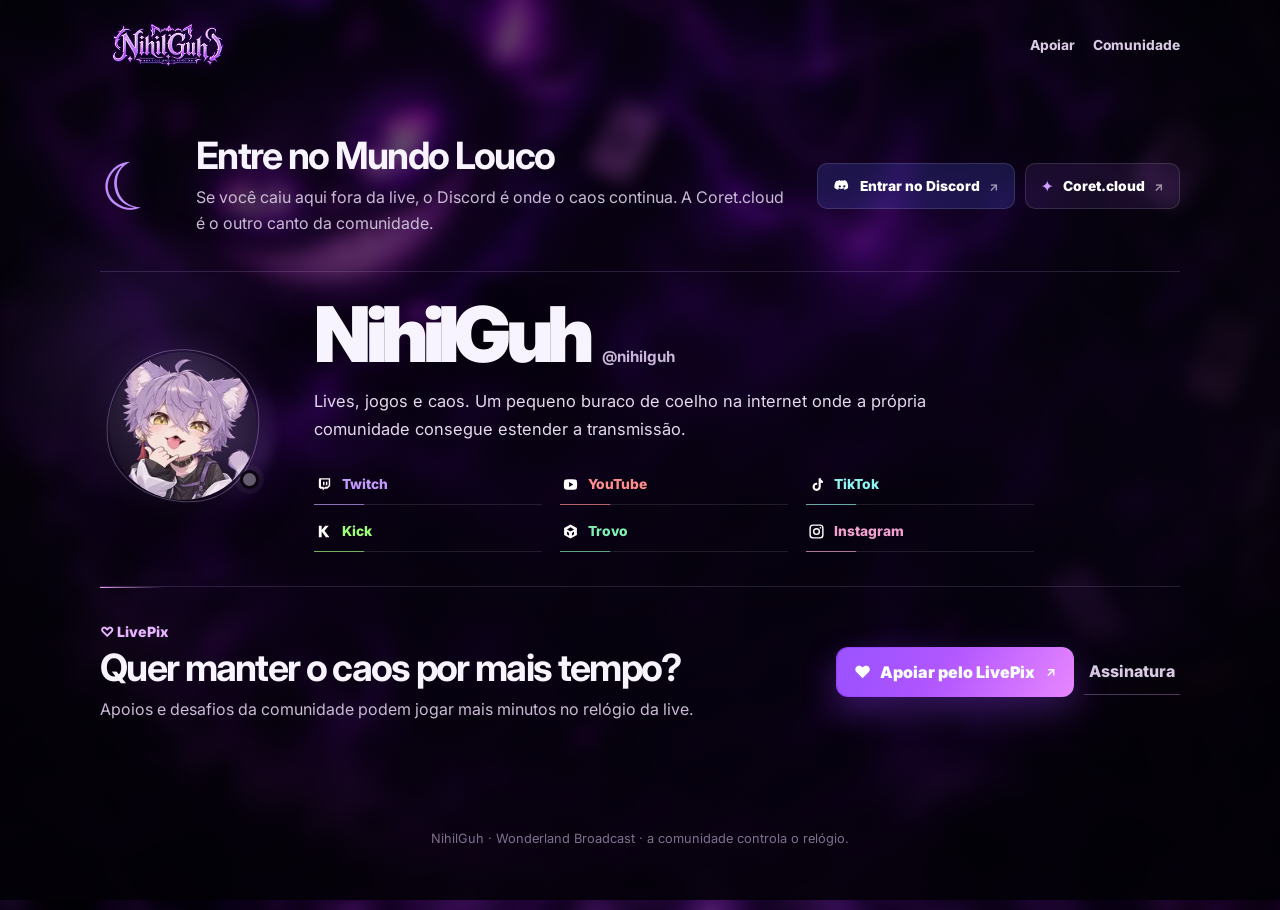
<file: index.html>
<!doctype html>
<html lang="pt-BR">
<head>
  <meta charset="utf-8">
  <meta name="viewport" content="width=device-width,initial-scale=1">
  <meta name="theme-color" content="#09050f">
  <meta name="description" content="NihilGuh — live, minigames, comunidade e caos no Mundo Louco.">
  <title>NihilGuh — Mundo Louco</title>
  <link rel="icon" type="image/webp" href="assets/ramen.webp">
  <link rel="preconnect" href="https://fonts.googleapis.com">
  <link rel="preconnect" href="https://fonts.gstatic.com" crossorigin>
  <link href="https://fonts.googleapis.com/css2?family=Inter:wght@400;500;600;700;800;900&display=swap" rel="stylesheet">
  <link rel="stylesheet" href="app.css?v=18">
</head>
<body data-page="home">
  <main class="shell">
    <header class="topbar">
      <a class="brand" href="./"><img src="assets/logo.webp" alt="NihilGuh"></a>
      <nav class="nav" aria-label="Navegação">
        <a href="live/" class="keep-mobile" data-live-only hidden>Live</a>
        <a href="play/" class="keep-mobile" data-live-only hidden>Jogar</a>
        <a href="#apoio">Apoiar</a>
        <a href="#comunidade">Comunidade</a>
      </nav>
    </header>

    <div class="home-flow">
      <section class="creator-editorial" id="perfil">
        <div class="creator-avatar-wrap">
          <img class="avatar" src="assets/avatar-nihilguh.webp" alt="Avatar NihilGuh">
          <span class="live-dot" data-live-dot aria-label="Status da live"></span>
        </div>
        <div class="creator-copy">
          <div class="creator-heading">
            <h1>NihilGuh</h1>
            <span class="handle">@nihilguh</span>
          </div>
          <p class="bio">Lives, jogos e caos. Um pequeno buraco de coelho na internet onde a própria comunidade consegue estender a transmissão.</p>
          <div class="socials" aria-label="Redes sociais">
            <a class="social-btn twitch" href="https://www.twitch.tv/nihilguh" target="_blank" rel="noreferrer"><img src="assets/icons/twitch.svg" alt=""><span>Twitch</span></a>
            <a class="social-btn youtube" href="https://www.youtube.com/@nihilguh" target="_blank" rel="noreferrer"><img src="assets/icons/youtube.svg" alt=""><span>YouTube</span></a>
            <a class="social-btn tiktok" href="https://www.tiktok.com/@nihilguh" target="_blank" rel="noreferrer"><img src="assets/icons/tiktok.svg" alt=""><span>TikTok</span></a>
            <a class="social-btn kick" href="https://kick.com/nihilguh" target="_blank" rel="noreferrer"><img src="assets/icons/kick.svg" alt=""><span>Kick</span></a>
            <a class="social-btn trovo" href="https://trovo.live/s/nihilguh" target="_blank" rel="noreferrer"><img src="assets/icons/trovo.svg" alt=""><span>Trovo</span></a>
            <a class="social-btn instagram" href="https://instagram.com/NihilGuh" target="_blank" rel="noreferrer"><img src="assets/icons/instagram.svg" alt=""><span>Instagram</span></a>
          </div>
        </div>
      </section>

      <section class="community-feature" id="comunidade">
        <div class="feature-mark">☾</div>
        <div class="feature-copy">
          <h2>Entre no Mundo Louco</h2>
          <p>Se você caiu aqui fora da live, o Discord é onde o caos continua. A Coret.cloud é o outro canto da comunidade.</p>
        </div>
        <div class="feature-actions">
          <a class="community-link discord-link" href="https://discord.gg/7F9YbfvUXD" target="_blank" rel="noreferrer"><img src="assets/icons/discord.svg" alt=""><span>Entrar no Discord</span><b>↗</b></a>
          <a class="community-link coret-link" href="https://coret.cloud" target="_blank" rel="noreferrer"><span class="coret-glyph">✦</span><span>Coret.cloud</span><b>↗</b></a>
        </div>
      </section>

      <section class="support-feature" id="apoio">
        <div>
          <span class="support-kicker">♡ LivePix</span>
          <h2>Quer manter o caos por mais tempo?</h2>
          <p>Apoios e desafios da comunidade podem jogar mais minutos no relógio da live.</p>
        </div>
        <div class="support-actions">
          <a class="livepix-btn" href="https://livepix.gg/justguh" target="_blank" rel="noreferrer"><span class="livepix-heart">♥</span><span>Apoiar pelo LivePix</span><b>↗</b></a>
          <a class="support-subscribe" href="https://livepix.gg/justguh/assinatura" target="_blank" rel="noreferrer">Assinatura</a>
        </div>
      </section>

      <section class="stack live-home-content">
        <article class="card hero-card" id="home-transmission" data-live-only hidden>
          <div class="hero-head">
            <div><span class="eyebrow">TRANSMISSÃO</span></div>
            <span class="status-badge" data-live-badge>● AO VIVO</span>
          </div>
          <div class="player-wrap" id="home-player"></div>

          <section class="home-game-stage" aria-live="polite">
            <div class="home-game-bar">
              <div>
                <span class="eyebrow">JOGO ATIVO</span>
                <strong>Continue assistindo e jogue aqui mesmo.</strong>
              </div>
              <label class="home-player-name">
                <span>Seu nome</span>
                <input id="home-player-name-input" maxlength="24" autocomplete="nickname" placeholder="Visitante">
              </label>
            </div>
            <div id="home-game-root" class="home-game-root"></div>
          </section>

          <div class="live-summary">
            <div class="metric"><span>Tempo restante</span><strong class="timer" id="home-timer">04:00:00</strong></div>
            <div class="metric"><span>Comunidade</span><strong id="home-earned">+0 min</strong></div>
            <div class="metric"><span>Tempo total</span><strong id="home-total">4h</strong></div>
          </div>
        </article>
      </section>
    </div>
    <footer class="footer">NihilGuh · Wonderland Broadcast · a comunidade controla o relógio.</footer>
  </main>
  <script src="site.config.js?v=20"></script>
  <script src="goals-api.js?v=22"></script>
  <script src="games.js?v=17"></script>
  <script src="app.js?v=20"></script>
</body>
</html>
</file>
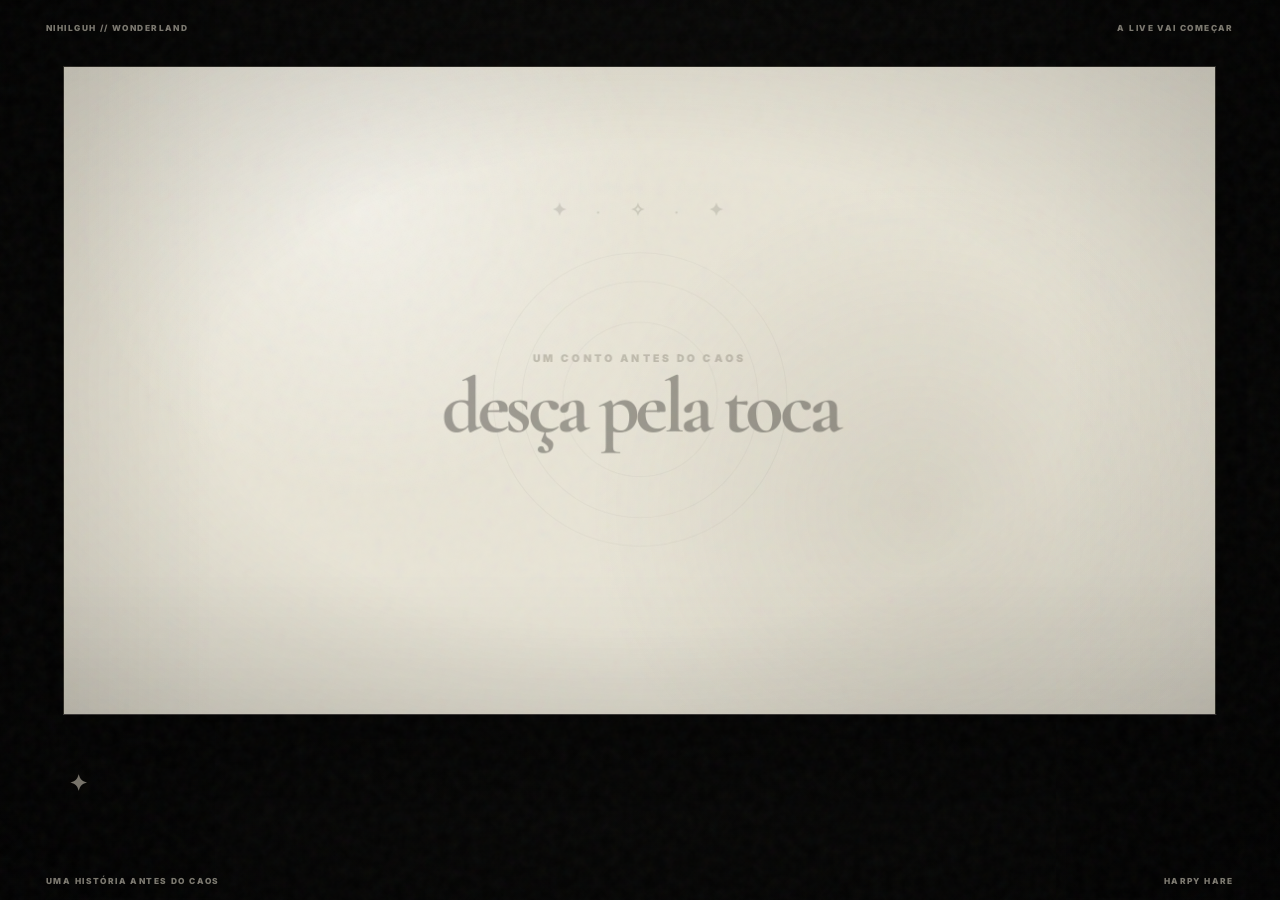
<file: intro/index.html>
<!doctype html><html lang="pt-BR"><head><meta charset="utf-8"><meta http-equiv="refresh" content="0;url=../starting/"><title>NihilGuh — Iniciando</title></head><body style="background:#000"></body></html>
</file>
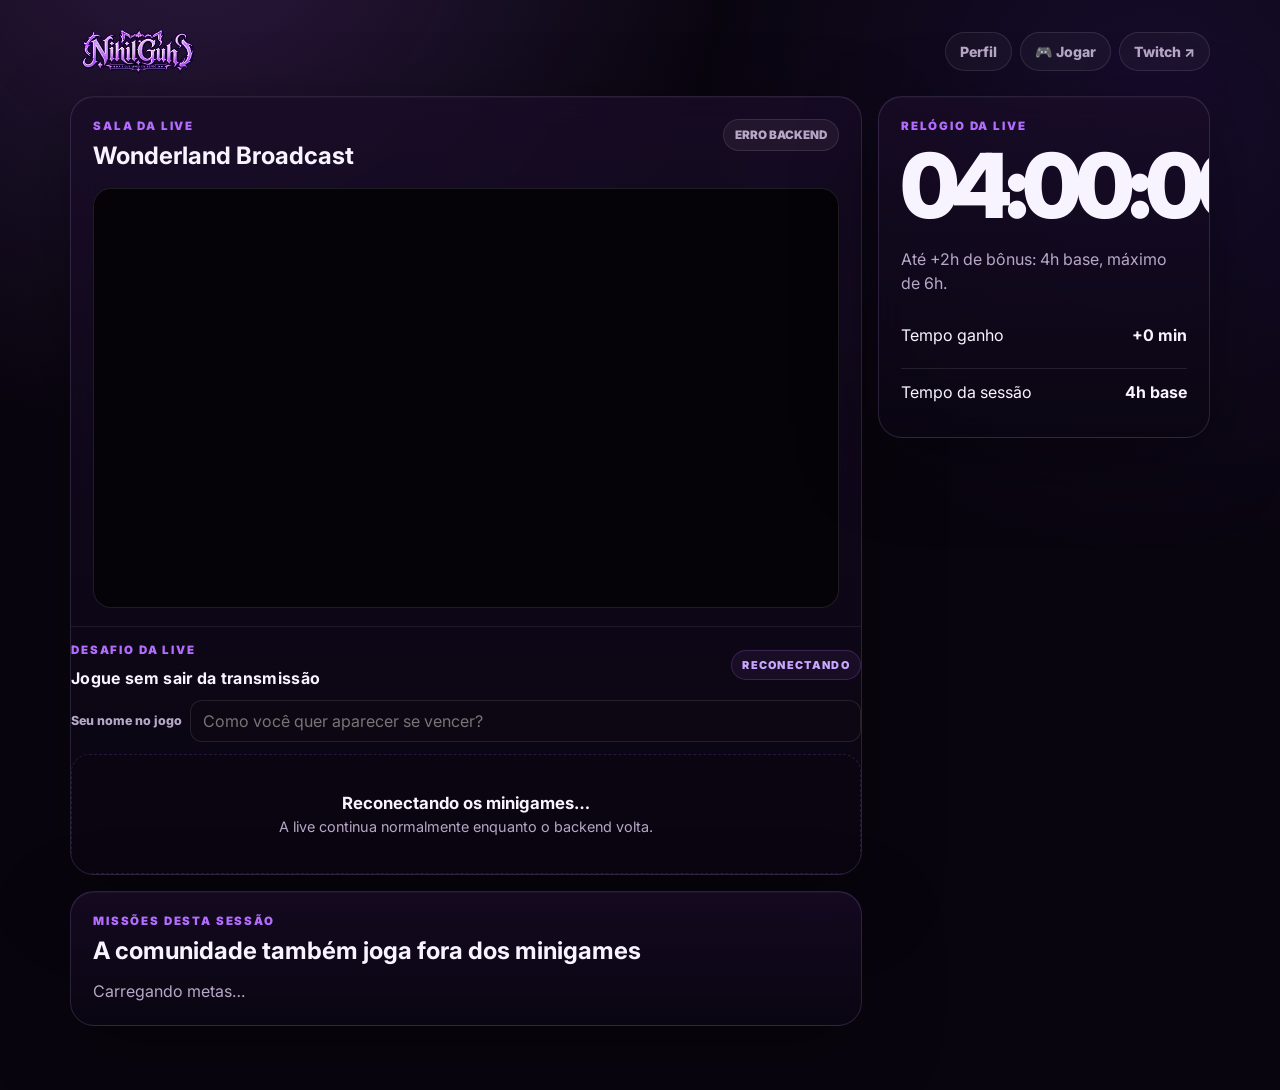
<file: live/index.html>
<!doctype html>
<html lang="pt-BR">
<head>
  <meta charset="utf-8"><meta name="viewport" content="width=device-width,initial-scale=1">
  <meta name="theme-color" content="#09050f"><title>NihilGuh — Sala da Live</title>
  <link rel="preconnect" href="https://fonts.googleapis.com"><link rel="preconnect" href="https://fonts.gstatic.com" crossorigin>
  <link href="https://fonts.googleapis.com/css2?family=Inter:wght@400;500;600;700;800;900&display=swap" rel="stylesheet">
  <link rel="stylesheet" href="../app.css?v=19">
  <link rel="stylesheet" href="live-game.css?v=1">
</head>
<body data-page="live">
  <main class="shell">
    <header class="topbar">
      <a class="brand" href="../"><img src="../assets/logo.webp" alt="NihilGuh"></a>
      <nav class="nav"><a href="../">Perfil</a><a href="../play/" class="keep-mobile">🎮 Jogar</a><a href="https://www.twitch.tv/nihilguh" target="_blank" rel="noreferrer">Twitch ↗</a></nav>
    </header>

    <div class="live-layout">
      <section class="stack">
        <article class="card hero-card">
          <div class="hero-head">
            <div><span class="eyebrow">SALA DA LIVE</span><h2>Wonderland Broadcast</h2></div>
            <span class="status-badge" data-live-badge>OFFLINE</span>
          </div>

          <div class="player-wrap" id="live-player"></div>

          <section class="live-game-panel" aria-labelledby="live-game-heading">
            <div class="live-game-panel-head">
              <div class="live-game-panel-title">
                <span class="eyebrow">DESAFIO DA LIVE</span>
                <strong id="live-game-heading">Jogue sem sair da transmissão</strong>
              </div>
              <span class="live-game-status" id="live-game-status">SINCRONIZANDO</span>
            </div>

            <div class="live-game-name">
              <label for="live-player-name-input">Seu nome no jogo</label>
              <input id="live-player-name-input" maxlength="24" placeholder="Como você quer aparecer se vencer?" autocomplete="nickname">
            </div>

            <div id="live-game-root">
              <div class="live-game-empty"><strong>Carregando desafio…</strong><span>Sincronizando a rodada com todos os jogadores.</span></div>
            </div>
          </section>
        </article>

        <article class="card">
          <span class="eyebrow">MISSÕES DESTA SESSÃO</span>
          <h2>A comunidade também joga fora dos minigames</h2>
          <div class="list" id="live-goals-list"><div class="subtle">Carregando metas…</div></div>
        </article>
      </section>

      <aside class="live-side">
        <article class="card">
          <span class="eyebrow">RELÓGIO DA LIVE</span>
          <div class="big-clock" id="live-clock">04:00:00</div>
          <p class="subtle" id="live-state-copy">Até +2h de bônus: 4h base, máximo de 6h.</p>
          <div class="list">
            <div class="list-row"><span>Tempo ganho</span><strong id="live-bonus">+0 min</strong></div>
            <div class="list-row"><span>Tempo da sessão</span><strong id="live-total">4h base</strong></div>
          </div>
        </article>
      </aside>
    </div>
  </main>
  <script src="../site.config.js?v=20"></script>
  <script src="../goals-api.js?v=22"></script>
  <script src="../games.js?v=18"></script>
  <script src="../app.js?v=20"></script>
  <script src="live-game.js?v=1"></script>
</body>
</html>
</file>
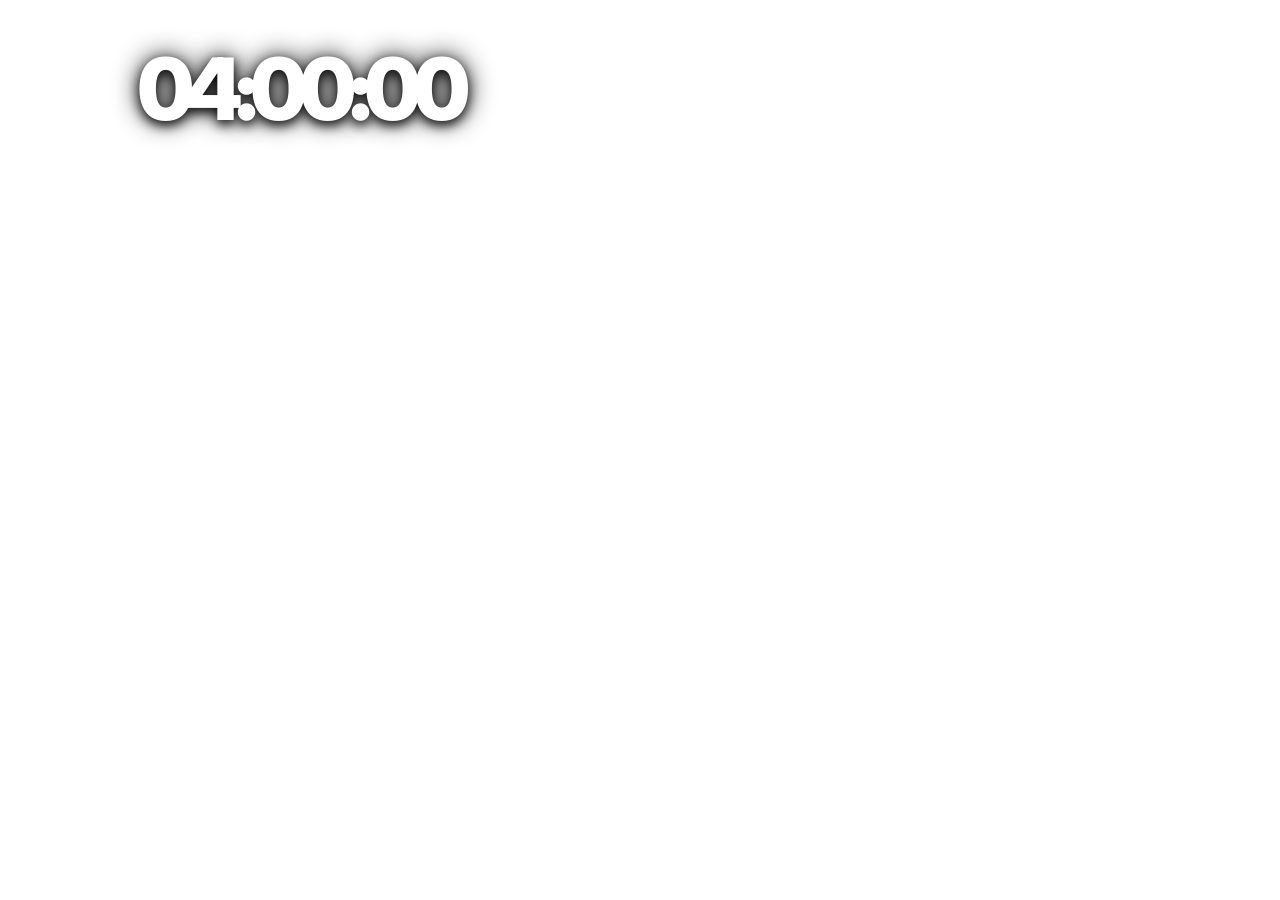
<file: overlay/index.html>
<!doctype html>
<html lang="pt-BR" class="overlay-page">
<head>
  <meta charset="utf-8">
  <meta name="viewport" content="width=600,initial-scale=1">
  <meta name="theme-color" content="#00000000">
  <title>NihilGuh — Overlay</title>
  <link rel="preconnect" href="https://fonts.googleapis.com">
  <link rel="preconnect" href="https://fonts.gstatic.com" crossorigin>
  <link href="https://fonts.googleapis.com/css2?family=Inter:wght@600;700;800;900&display=swap" rel="stylesheet">
  <link rel="stylesheet" href="../app.css?v=18">
</head>
<body data-page="overlay" class="overlay-clean-page">
  <main class="overlay-shell overlay-clean-shell">
    <section class="overlay-scene is-active" id="overlay-view-timer" aria-live="polite">
      <div class="overlay-timer-only" id="overlay-clock">04:00:00</div>
    </section>

    <section class="overlay-scene" id="overlay-view-cta" hidden>
      <div class="overlay-cta-scene">
        <div class="overlay-mascot" aria-hidden="true">
          <img src="../assets/avatar-nihilguh.webp" alt="">
          <span class="overlay-point">👉</span>
        </div>
        <div class="overlay-cta-copy">
          <span>ENTRA NO MUNDO LOUCO</span>
          <strong>gustavoaba.github.io/NihilGuh-Site-Vibecode/</strong>
          <small>assista a live e jogue com a comunidade</small>
        </div>
      </div>
    </section>

    <section class="overlay-scene" id="overlay-view-wins" hidden>
      <div class="overlay-winners-head">
        <span>QUEM MEXEU NO RELÓGIO?</span>
        <strong id="overlay-win-count">—</strong>
      </div>
      <div class="overlay-winners-list" id="overlay-winners-list"></div>
    </section>
  </main>

  <script src="../site.config.js?v=20"></script>
  <script src="../goals-api.js?v=22"></script>
  <script src="../app.js?v=20"></script>
</body>
</html>
</file>
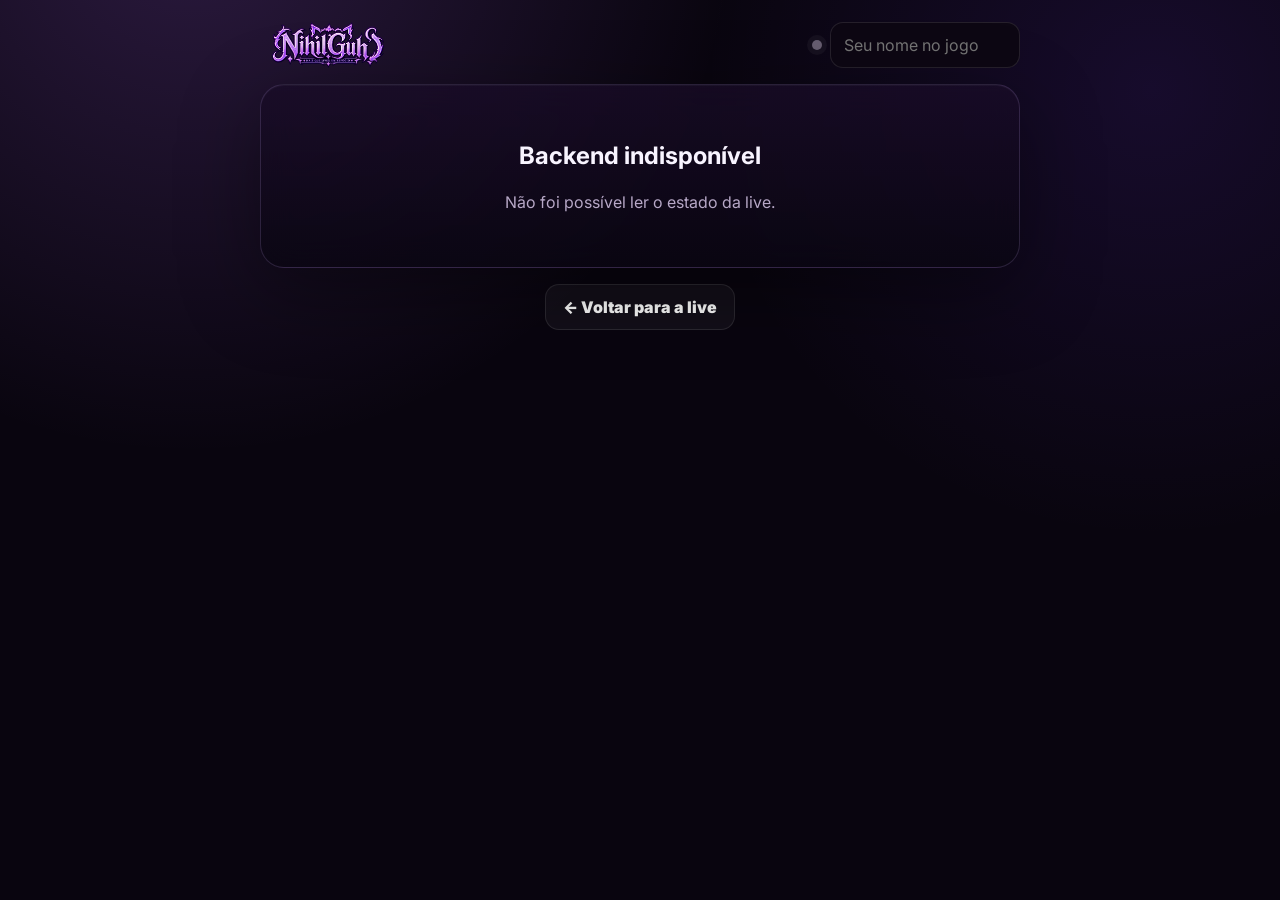
<file: play/index.html>
<!doctype html>
<html lang="pt-BR">
<head>
  <meta charset="utf-8"><meta name="viewport" content="width=device-width,initial-scale=1">
  <meta name="theme-color" content="#09050f"><title>NihilGuh — Jogar</title>
  <link rel="preconnect" href="https://fonts.googleapis.com"><link rel="preconnect" href="https://fonts.gstatic.com" crossorigin>
  <link href="https://fonts.googleapis.com/css2?family=Inter:wght@400;500;600;700;800;900&display=swap" rel="stylesheet">
  <link rel="stylesheet" href="../app.css?v=19">
</head>
<body data-page="play">
  <main class="play-shell">
    <header class="play-head">
      <a class="brand" href="../"><img src="../assets/logo.webp" alt="NihilGuh"></a>
      <div class="player-name"><span class="live-dot" data-live-dot></span><input id="player-name-input" maxlength="24" placeholder="Seu nome no jogo" aria-label="Seu nome no jogo"></div>
    </header>
    <div id="play-root"><section class="card offline-card"><h1>Entrando no Mundo Louco…</h1><p class="subtle">Sincronizando a rodada com a live.</p></section></div>
    <div class="actions" style="justify-content:center"><a class="btn secondary" href="../live/">← Voltar para a live</a></div>
  </main>
  <script src="../site.config.js?v=20"></script><script src="../goals-api.js?v=22"></script><script src="../games.js?v=18"></script><script src="../app.js?v=21"></script>
</body>
</html>
</file>
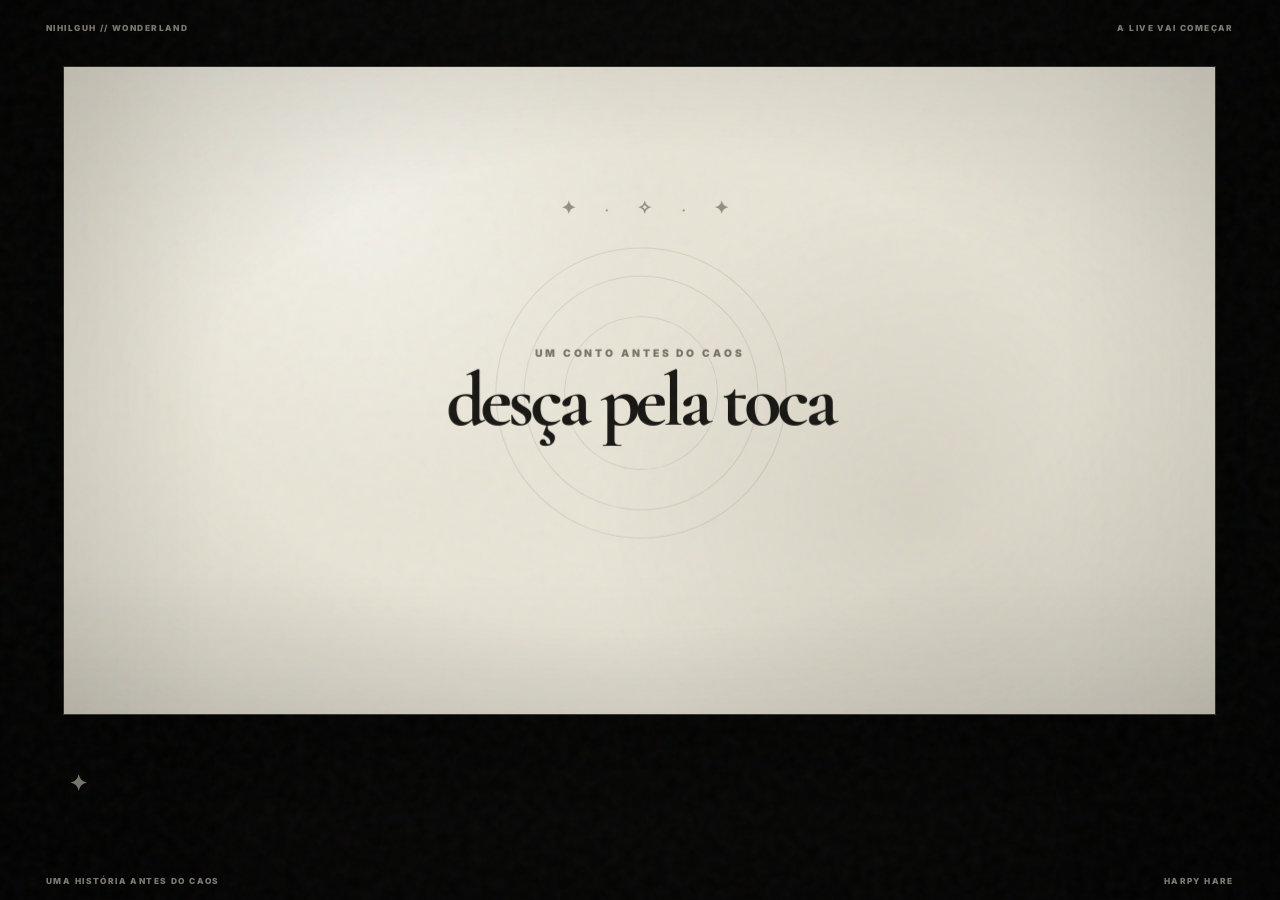
<file: starting/index.html>
<!doctype html>
<html lang="pt-BR">
<head>
  <meta charset="utf-8">
  <meta name="viewport" content="width=device-width,initial-scale=1,viewport-fit=cover">
  <meta name="theme-color" content="#050505">
  <link rel="icon" type="image/webp" href="../assets/avatar-nihilguh.webp">
  <title>NihilGuh — Iniciando a Live</title>
  <link rel="preconnect" href="https://fonts.googleapis.com">
  <link rel="preconnect" href="https://fonts.gstatic.com" crossorigin>
  <link href="https://fonts.googleapis.com/css2?family=Cormorant+Garamond:ital,wght@0,600;0,700;1,600&family=Inter:wght@600;700;800;900&display=swap" rel="stylesheet">
  <link rel="stylesheet" href="starting.css?v=23">
</head>
<body>
  <main class="broadcast" id="broadcast">
    <div class="grain" aria-hidden="true"></div>

    <header class="broadcast-head">
      <span>NIHILGUH // WONDERLAND</span>
      <span>A LIVE VAI COMEÇAR</span>
    </header>

    <div class="stage-stack">
    <section class="theater" id="theater" aria-label="Abertura ilustrada">
      <div class="stage-paper" aria-hidden="true"></div>

      <div class="scene scene-intro" data-scene="intro">
        <div class="intro-rings" aria-hidden="true"><i></i><i></i><i></i></div>
        <div class="intro-stars" aria-hidden="true">✦　·　✧　·　✦</div>
        <div class="intro-copy">
          <small>um conto antes do caos</small>
          <strong>desça pela toca</strong>
        </div>
      </div>

      <div class="scene scene-cheshire" data-scene="cheshire">
        <div class="cheshire-aura" aria-hidden="true"></div>
        <div class="lyric-layer chorus-roots" id="chorus-roots" aria-hidden="true">
          <i></i><i></i><i></i><i></i><i></i>
        </div>
        <svg class="cheshire-svg" viewBox="0 0 1000 560" aria-label="Olhos e sorriso do Gato de Cheshire">
          <defs>
            <filter id="softGlow" x="-50%" y="-50%" width="200%" height="200%">
              <feGaussianBlur stdDeviation="2.2" result="blur"/>
              <feMerge>
                <feMergeNode in="blur"/>
                <feMergeNode in="SourceGraphic"/>
              </feMerge>
            </filter>

            <linearGradient id="eyeIvory" x1="0" y1="0" x2="0" y2="1">
              <stop offset="0%" stop-color="#fffef8"/>
              <stop offset="100%" stop-color="#d9d2c5"/>
            </linearGradient>

            <linearGradient id="irisGlow" x1="0" y1="0" x2="1" y2="1">
              <stop offset="0%" stop-color="#d8c8f3"/>
              <stop offset="100%" stop-color="#8f78b5"/>
            </linearGradient>

            <linearGradient id="teethIvory" x1="0" y1="0" x2="0" y2="1">
              <stop offset="0%" stop-color="#fffdf4"/>
              <stop offset="100%" stop-color="#d8d0bf"/>
            </linearGradient>

            <clipPath id="mouthClip">
              <path d="M150 302
                       C260 370 375 405 500 410
                       C625 405 740 370 850 302
                       C795 445 675 515 500 525
                       C325 515 205 445 150 302Z"/>
            </clipPath>

            <clipPath id="eyeLeftClip">
              <path d="M132 218
                       C205 147 338 137 458 194
                       C372 246 245 260 132 218Z"/>
            </clipPath>

            <clipPath id="eyeRightClip">
              <path d="M542 194
                       C662 137 795 147 868 218
                       C755 260 628 246 542 194Z"/>
            </clipPath>
          </defs>

          <g class="face-shadow" aria-hidden="true">
            <ellipse class="face-haze haze-main" cx="500" cy="300" rx="330" ry="205"/>
            <ellipse class="face-haze haze-left" cx="290" cy="230" rx="150" ry="100"/>
            <ellipse class="face-haze haze-right" cx="710" cy="230" rx="150" ry="100"/>
          </g>

          <g id="cheshire-eyes" class="cheshire-eyes" filter="url(#softGlow)">
            <g id="eye-left-wrap" class="eye-wrap eye-left-wrap">
              <path class="eye-shape"
                d="M132 218
                   C205 147 338 137 458 194
                   C372 246 245 260 132 218Z"/>
              <path class="eyelid"
                d="M144 211 C225 145 344 146 448 193"/>
              <path class="lower-lid"
                d="M160 223 C255 257 360 246 438 200"/>

              <g class="eye-inner" clip-path="url(#eyeLeftClip)">
                <ellipse class="iris" cx="310" cy="202" rx="31" ry="55"/>
                <path id="eye-spiral-left" class="eye-spiral eye-spiral-left" d="M310.0 198.9 L310.7 198.5 L311.6 198.6 L312.5 199.3 L313.3 200.5 L313.8 202.1 L313.9 204.1 L313.5 206.2 L312.7 208.2 L311.4 209.7 L309.8 210.5 L307.9 210.5 L306.1 209.5 L304.5 207.5 L303.3 204.7 L302.7 201.3 L302.9 197.6 L303.9 194.0 L305.7 191.0 L308.0 188.9 L310.8 188.0 L313.7 188.6 L316.5 190.7 L318.7 194.1 L320.2 198.7 L320.7 203.8 L320.1 209.2 L318.4 214.1 L315.7 218.1 L312.3 220.6 L308.3 221.3 L304.4 220.0 L300.8 216.8 L297.9 211.8 L296.2 205.5 L295.8 198.6 L296.9 191.6 L299.4 185.4 L303.2 180.6 L307.8 177.9 L312.8 177.5 L317.8 179.6 L322.2 184.1 L325.5 190.7 L327.4 198.8 L327.5 207.5 L325.8 216.0 L322.4 223.3 L317.6 228.8 L311.9 231.7 L305.7 231.6 L299.7 228.5 L294.6 222.6 L290.9 214.3 L289.0 204.4 L289.3 194.0 L291.6 184.1 L295.9 175.6 L301.9 169.6 L308.8 166.7 L316.1 167.4 L322.9 171.6 L328.7 179.1 L332.7 189.2 L334.5 200.8 L333.9 212.9 L330.7 224.3 L325.4 233.7 L318.3 240.1 L310.2 242.8 L301.9 241.3 L294.1 235.9"/>
                <g class="pupil-wrap pupil-left">
                  <ellipse class="pupil" cx="310" cy="202" rx="11" ry="48"/>
                  <ellipse class="pupil-core" cx="310" cy="202" rx="4.5" ry="38"/>
                  <ellipse class="glint" cx="315" cy="179" rx="5.5" ry="8.5"/>
                </g>
              </g>
            </g>

            <g id="eye-right-wrap" class="eye-wrap eye-right-wrap">
              <path class="eye-shape"
                d="M542 194
                   C662 137 795 147 868 218
                   C755 260 628 246 542 194Z"/>
              <path class="eyelid"
                d="M552 193 C656 146 775 145 856 211"/>
              <path class="lower-lid"
                d="M562 200 C640 246 745 257 840 223"/>

              <g class="eye-inner" clip-path="url(#eyeRightClip)">
                <ellipse class="iris" cx="690" cy="202" rx="31" ry="55"/>
                <path id="eye-spiral-right" class="eye-spiral eye-spiral-right" d="M690.0 205.1 L689.3 205.5 L688.4 205.4 L687.5 204.7 L686.7 203.5 L686.2 201.9 L686.1 199.9 L686.5 197.8 L687.3 195.8 L688.6 194.3 L690.2 193.5 L692.1 193.5 L693.9 194.5 L695.5 196.5 L696.7 199.3 L697.3 202.7 L697.1 206.4 L696.1 210.0 L694.3 213.0 L692.0 215.1 L689.2 216.0 L686.3 215.4 L683.5 213.3 L681.3 209.9 L679.8 205.3 L679.3 200.2 L679.9 194.8 L681.6 189.9 L684.3 185.9 L687.7 183.4 L691.7 182.7 L695.6 184.0 L699.2 187.2 L702.1 192.2 L703.8 198.5 L704.2 205.4 L703.1 212.4 L700.6 218.6 L696.8 223.4 L692.2 226.1 L687.2 226.5 L682.2 224.4 L677.8 219.9 L674.5 213.3 L672.6 205.2 L672.5 196.5 L674.2 188.0 L677.6 180.7 L682.4 175.2 L688.1 172.3 L694.3 172.4 L700.3 175.5 L705.4 181.4 L709.1 189.7 L711.0 199.6 L710.7 210.0 L708.4 219.9 L704.1 228.4 L698.1 234.4 L691.2 237.3 L683.9 236.6 L677.1 232.4 L671.3 224.9 L667.3 214.8 L665.5 203.2 L666.1 191.1 L669.3 179.7 L674.6 170.3 L681.7 163.9 L689.8 161.2 L698.1 162.7 L705.9 168.1"/>
                <g class="pupil-wrap pupil-right">
                  <ellipse class="pupil" cx="690" cy="202" rx="11" ry="48"/>
                  <ellipse class="pupil-core" cx="690" cy="202" rx="4.5" ry="38"/>
                  <ellipse class="glint" cx="695" cy="179" rx="5.5" ry="8.5"/>
                </g>
              </g>
            </g>
          </g>

          <g id="cheshire-mouth" class="cheshire-mouth" filter="url(#softGlow)">
            <path class="grin-shadow"
              d="M142 296
                 C255 370 374 410 500 415
                 C626 410 745 370 858 296
                 C802 454 678 529 500 538
                 C322 529 198 454 142 296Z"/>

            <path class="mouth-cavity"
              d="M150 302
                 C260 370 375 405 500 410
                 C625 405 740 370 850 302
                 C795 445 675 515 500 525
                 C325 515 205 445 150 302Z"/>

            <path class="teeth-band upper-band" clip-path="url(#mouthClip)"
              d="M174 314
                 C279 371 386 399 500 404
                 C614 399 721 371 826 314
                 C762 390 650 430 500 435
                 C350 430 238 390 174 314Z"/>

            <path class="teeth-band lower-band" clip-path="url(#mouthClip)"
              d="M235 410
                 C320 454 407 478 500 482
                 C593 478 680 454 765 410
                 C718 470 630 505 500 512
                 C370 505 282 470 235 410Z"/>

            <g class="tooth-separators upper-separators" clip-path="url(#mouthClip)">
              <path d="M234 339 L259 390"/>
              <path d="M298 362 L320 412"/>
              <path d="M365 383 L382 429"/>
              <path d="M432 398 L442 437"/>
              <path d="M500 405 L500 440"/>
              <path d="M568 398 L558 437"/>
              <path d="M635 383 L618 429"/>
              <path d="M702 362 L680 412"/>
              <path d="M766 339 L741 390"/>
            </g>

            <g class="tooth-separators lower-separators" clip-path="url(#mouthClip)">
              <path d="M306 447 L326 490"/>
              <path d="M376 468 L390 505"/>
              <path d="M448 480 L456 515"/>
              <path d="M552 480 L544 515"/>
              <path d="M624 468 L610 505"/>
              <path d="M694 447 L674 490"/>
            </g>

            <path class="mouth-gap"
              d="M222 386
                 C315 424 405 444 500 447
                 C595 444 685 424 778 386
                 C704 438 615 464 500 467
                 C385 464 296 438 222 386Z"/>

            <path class="lip lip-top"
              d="M142 296
                 C255 370 374 410 500 415
                 C626 410 745 370 858 296"/>
            <path class="lip lip-bottom"
              d="M150 302
                 C205 445 325 515 500 525
                 C675 515 795 445 850 302"/>

            <path class="smile-corner left-corner" d="M142 296 Q112 291 91 267"/>
            <path class="smile-corner right-corner" d="M858 296 Q888 291 909 267"/>

            <path class="cheek-wisp cheek-left" d="M125 330 Q84 342 63 372"/>
            <path class="cheek-wisp cheek-right" d="M875 330 Q916 342 937 372"/>
          </g>
        </svg>
      </div>

      <div class="scene scene-hare" data-scene="hare">
        <div class="hare-lines" aria-hidden="true"><i></i><i></i><i></i></div>

        <div class="lyric-layer stolen-arrows" id="stolen-arrows" aria-hidden="true">
          <span>➶</span><span>➶</span><span>➶</span><span>➶</span><span>➶</span>
        </div>

        <div class="lyric-layer arrow-fragments" id="arrow-fragments" aria-hidden="true">
          <i></i><i></i><i></i><i></i><i></i><i></i>
        </div>

        <div class="lyric-layer hidden-heart" id="hidden-heart" aria-hidden="true">
          <span>♥</span>
        </div>

        <div class="lyric-layer cage-visual" id="hare-cage" aria-hidden="true">
          <div class="cage-bunnies" id="cage-bunnies"></div>
          <b></b><b></b><b></b><b></b><b></b><b></b>
          <em class="cage-top"></em>
          <em class="cage-bottom"></em>
        </div>
        <div id="hare-motion" class="hare-motion">
          <div class="hare-shadow"></div>
          <svg id="hare-art" class="hare-art" viewBox="0 0 560 310" aria-label="Lebre correndo com flechas">
            <g>
              <path class="hare-ear back" d="M190 111 C161 75 150 25 176 19 C196 14 212 67 211 101"/>
              <path class="hare-ear" d="M216 105 C226 58 264 17 283 34 C304 52 271 94 244 119"/>
              <ellipse class="hare-torso" cx="310" cy="180" rx="111" ry="69"/>
              <circle class="hare-head" cx="199" cy="160" r="58"/>
              <path class="hare-muzzle" d="M147 168 Q121 182 149 194"/>
              <circle class="hare-eye" cx="180" cy="144" r="7"/>
              <circle class="hare-glint" cx="177" cy="141" r="2.4"/>
              <path id="hare-leg-a" class="hare-leg" d="M360 220 Q430 271 492 231"/>
              <path id="hare-leg-b" class="hare-leg" d="M264 219 Q193 275 123 247"/>
              <path id="hare-leg-c" class="hare-leg" d="M304 226 Q241 292 177 275"/>
              <circle class="hare-tail" cx="408" cy="153" r="31"/>
            </g>
            <g class="mouth-arrows">
              <path d="M151 179 L68 147 M151 180 L59 180 M151 181 L73 214"/>
              <path d="M68 147 l19 -3 l-11 15 M59 180 l18 -9 l-7 18 M73 214 l19 -12 l-5 19"/>
            </g>
          </svg>
        </div>
      </div>

      <div class="scene scene-dancer" data-scene="dancer">
        <div class="forest" aria-hidden="true">
          <i></i><i></i><i></i>
          <b>✦</b><b>✧</b><b>✦</b>
        </div>

        <div class="lyric-layer star-ceiling" id="star-ceiling" aria-hidden="true">
          <span>✦</span><span>✧</span><span>✦</span><span>·</span><span>✧</span><span>✦</span>
        </div>

        <div class="lyric-layer curtain-weave" id="curtain-weave" aria-hidden="true">
          <i></i><i></i><i></i><i></i>
        </div>

        <div class="lyric-layer story-pages" id="story-pages" aria-hidden="true">
          <span>◱</span><span>◰</span><span>◱</span>
        </div>

        <div class="dance-fire" id="dance-fire" aria-hidden="true">
          <i></i><i></i><i></i><i></i><i></i><i></i><i></i><i></i><i></i>
        </div>

        <div id="dancer-motion" class="dancer-motion">
          <svg id="dancer-art" class="dancer-art" viewBox="0 0 420 620" aria-label="Garota-gato dançando">
            <g id="dress-back" class="dress-back"><path d="M136 294 Q210 253 284 294 L354 506 Q210 578 66 506Z"/></g>
            <g class="legs"><path d="M169 481 L159 567"/><path d="M251 481 L263 567"/><path d="M159 561 q-35 8 -53 34 h77"/><path d="M263 561 q35 8 53 34 h-77"/></g>
            <g id="dancer-torso" class="torso">
              <path class="cat-ear" d="M145 151 L158 78 L199 137 M220 137 L265 78 L276 153"/>
              <circle class="head" cx="210" cy="170" r="72"/>
              <path class="hair" d="M138 172 Q210 73 286 169 Q280 105 211 96 Q150 104 138 172Z"/>
              <path class="neck" d="M193 233 L193 263 L228 263 L228 233"/>
              <path class="bodice" d="M158 258 Q210 233 262 258 L279 342 L141 342Z"/>
              <path class="apron-top" d="M185 263 L236 263 L248 339 L172 339Z"/>
            </g>
            <g id="arm-left" class="arm arm-left"><path d="M158 279 Q93 289 66 229"/><circle cx="65" cy="226" r="9"/></g>
            <g id="arm-right" class="arm arm-right"><path d="M262 279 Q332 287 357 223"/><circle cx="358" cy="220" r="9"/></g>
            <g id="dress-front" class="dress-front">
              <path class="skirt" d="M141 329 Q210 302 279 329 L329 493 Q210 548 91 493Z"/>
              <path class="apron" d="M172 341 L248 341 L278 475 Q210 510 142 475Z"/>
              <path class="hem" d="M101 480 Q210 530 319 480"/>
            </g>
          </svg>
        </div>
      </div>

      <div class="scene scene-bird" data-scene="bird">
        <div class="bird-stars" aria-hidden="true">·　✦　　　·　　　✧　　·</div>

        <div class="lyric-layer bird-cage" id="bird-cage" aria-hidden="true">
          <b></b><b></b><b></b><b></b><b></b><b></b>
          <em></em>
        </div>

        <div class="lyric-layer distant-birds" id="distant-birds" aria-hidden="true">
          <span>⌁</span><span>⌁</span><span>⌁</span><span>⌁</span>
        </div>

        <div class="final-ground" id="final-ground" aria-hidden="true"></div>
        <div class="final-grass" id="final-grass" aria-hidden="true">
          <i></i><i></i><i></i><i></i><i></i><i></i><i></i><i></i><i></i><i></i>
          <i></i><i></i><i></i><i></i><i></i><i></i><i></i><i></i><i></i><i></i>
          <i></i><i></i><i></i><i></i>
        </div>

        <div id="bird-motion" class="bird-motion">
          <svg class="bird-art" viewBox="0 0 500 320" aria-label="Pássaro voando">
            <path class="bird-tail" d="M170 190 L76 166 L142 208 L94 244 L190 220Z"/>
            <g id="wing-back" class="wing"><path d="M238 181 Q147 52 69 92 Q125 194 229 216Z"/></g>
            <g class="bird-body"><ellipse cx="246" cy="192" rx="92" ry="53"/><circle cx="334" cy="160" r="43"/><path class="beak" d="M371 157 L441 174 L372 187Z"/><circle class="bird-eye" cx="346" cy="150" r="5"/></g>
            <g id="wing-front" class="wing"><path d="M255 186 Q343 61 418 101 Q365 195 264 217Z"/></g>
          </svg>
        </div>
      </div>

      <div class="scene scene-rest" data-scene="rest"><span>✦</span></div>

      <div class="hound-tunnel" id="hound-tunnel" aria-hidden="true">
        <div class="hound-blackout"></div>

        <svg class="hound-jaw hound-jaw-top" viewBox="0 0 1000 300" preserveAspectRatio="none">
          <path class="hound-muzzle" d="M0 0H1000V122C900 126 838 155 770 178C682 207 594 220 500 220C406 220 318 207 230 178C162 155 100 126 0 122Z"/>
          <path class="hound-gum" d="M0 120C106 124 173 164 254 190C335 216 416 229 500 229C584 229 665 216 746 190C827 164 894 124 1000 120V180C900 190 832 222 752 244C670 267 585 278 500 278C415 278 330 267 248 244C168 222 100 190 0 180Z"/>
          <g class="hound-teeth">
            <path d="M132 160L180 178L150 244Z"/>
            <path d="M230 190L273 203L250 252Z"/>
            <path d="M322 214L360 222L340 262Z"/>
            <path d="M410 226L445 231L428 268Z"/>
            <path d="M590 226L555 231L572 268Z"/>
            <path d="M678 214L640 222L660 262Z"/>
            <path d="M770 190L727 203L750 252Z"/>
            <path d="M868 160L820 178L850 244Z"/>
          </g>
          <path class="hound-nose" d="M425 25Q500-8 575 25L548 82Q500 104 452 82Z"/>
        </svg>

        <svg class="hound-jaw hound-jaw-bottom" viewBox="0 0 1000 300" preserveAspectRatio="none">
          <path class="hound-muzzle" d="M0 300H1000V178C900 174 838 145 770 122C682 93 594 80 500 80C406 80 318 93 230 122C162 145 100 174 0 178Z"/>
          <path class="hound-gum" d="M0 180C106 176 173 136 254 110C335 84 416 71 500 71C584 71 665 84 746 110C827 136 894 176 1000 180V120C900 110 832 78 752 56C670 33 585 22 500 22C415 22 330 33 248 56C168 78 100 110 0 120Z"/>
          <g class="hound-teeth">
            <path d="M150 56L180 122L132 140Z"/>
            <path d="M250 48L273 97L230 110Z"/>
            <path d="M340 38L360 78L322 86Z"/>
            <path d="M428 32L445 69L410 74Z"/>
            <path d="M572 32L555 69L590 74Z"/>
            <path d="M660 38L640 78L678 86Z"/>
            <path d="M750 48L727 97L770 110Z"/>
            <path d="M850 56L820 122L868 140Z"/>
          </g>
        </svg>

        <div class="hound-tunnel-core" id="hound-tunnel-core">
          <i></i><i></i><i></i><i></i><i></i><i></i><i></i><i></i><i></i>
        </div>

        <div class="hound-endlight" id="hound-endlight"></div>
        <div class="hound-whiteout" id="hound-whiteout"></div>
      </div>
    </section>

    <section class="subtitle-area" aria-live="polite">
      <div id="subtitle-icon" class="subtitle-icon">✦</div>
      <div class="subtitle-copy">
        <div id="subtitle-current" class="subtitle-current"></div>
        <div id="subtitle-next" class="subtitle-next"></div>
      </div>
    </section>
    </div>

    <footer class="broadcast-foot">
      <span>UMA HISTÓRIA ANTES DO CAOS</span>
      <span id="audio-status">HARPY HARE</span>
    </footer>

    <audio id="harpy-audio" src="../assets/audio/harpy-hare.mp3?v=2" preload="auto" autoplay playsinline></audio>
  </main>

  <script src="https://cdn.jsdelivr.net/npm/gsap@3.13.0/dist/gsap.min.js"></script>
  <script src="starting.js?v=23"></script>
</body>
</html>
</file>
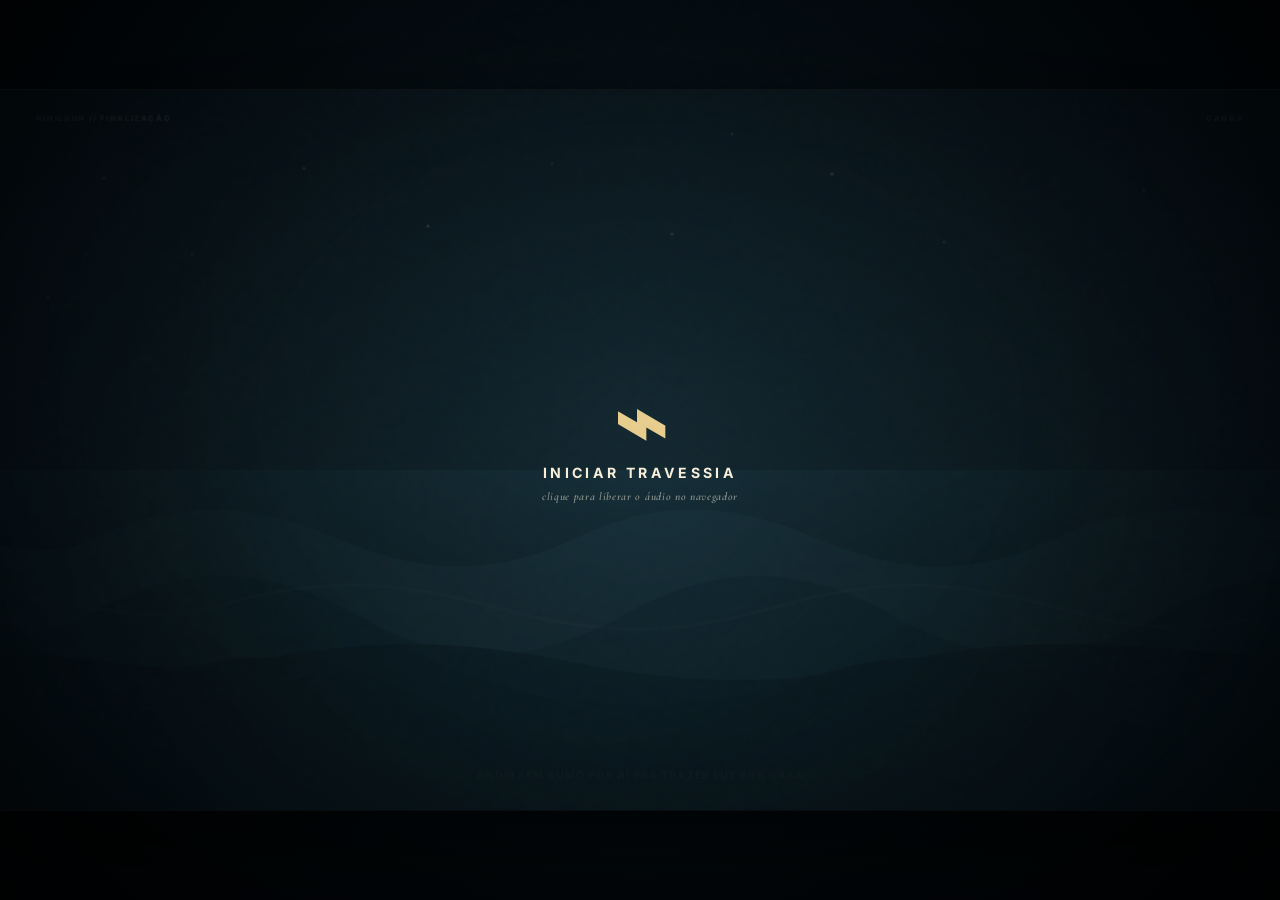
<file: assets/canoa-finalizacao/index.html>
<!doctype html>
<html lang="pt-BR">
<head>
  <meta charset="utf-8">
  <meta name="viewport" content="width=device-width,initial-scale=1,viewport-fit=cover">
  <meta name="theme-color" content="#07131b">
  <link rel="icon" type="image/webp" href="../avatar-nihilguh.webp">
  <title>NihilGuh — Canoa // Finalização</title>
  <link rel="preconnect" href="https://fonts.googleapis.com">
  <link rel="preconnect" href="https://fonts.gstatic.com" crossorigin>
  <link href="https://fonts.googleapis.com/css2?family=Cormorant+Garamond:ital,wght@0,600;0,700;1,600&family=Inter:wght@600;700;800;900&display=swap" rel="stylesheet">
  <style>
:root{
  --ink:#0b1820;
  --ink-2:#19323c;
  --sea:#12313d;
  --paper:#e9e2d2;
  --cream:#f7efd9;
  --amber:#e7b75f;
  --amber-soft:#f3d89c;
  --night:#07131b;
  --stage-w:1600;
  --stage-h:900;
}
*{box-sizing:border-box}
html,body{width:100%;height:100%;margin:0;background:#020609;overflow:hidden}
body{font-family:Inter,system-ui,sans-serif;color:var(--cream);overscroll-behavior:none}
.broadcast{position:relative;width:100vw;height:100vh;height:100dvh;display:grid;place-items:center;overflow:hidden;background:radial-gradient(circle at 50% 40%,#0b1921 0,#03080b 68%,#010304 100%);isolation:isolate}
.stage{position:relative;width:min(100vw,calc(100dvh * 16 / 9));height:min(100dvh,calc(100vw * 9 / 16));aspect-ratio:16/9;overflow:hidden;background:var(--night);box-shadow:0 0 0 1px rgba(255,255,255,.04),0 40px 140px rgba(0,0,0,.72);contain:layout paint style}
.art{position:absolute;inset:0;width:100%;height:100%;display:block;overflow:hidden}
.grain{position:fixed;inset:-35%;z-index:50;pointer-events:none;opacity:.05;mix-blend-mode:soft-light;background-image:url("data:image/svg+xml,%3Csvg viewBox='0 0 160 160' xmlns='http://www.w3.org/2000/svg'%3E%3Cfilter id='n'%3E%3CfeTurbulence type='fractalNoise' baseFrequency='.92' numOctaves='4' stitchTiles='stitch'/%3E%3C/filter%3E%3Crect width='100%25' height='100%25' filter='url(%23n)'/%3E%3C/svg%3E")}
.vignette{position:fixed;inset:0;z-index:48;pointer-events:none;background:radial-gradient(ellipse at 50% 46%,transparent 42%,rgba(0,0,0,.16) 70%,rgba(0,0,0,.42) 100%)}
.corner{position:absolute;z-index:42;font-size:clamp(.46rem,.58vw,.68rem);font-weight:900;letter-spacing:.22em;color:rgba(245,238,218,.54);text-transform:uppercase;pointer-events:none}
.corner-a{left:2.8%;top:3.4%}.corner-b{right:2.8%;top:3.4%}
.section-label{position:absolute;z-index:41;left:50%;bottom:3.8%;transform:translateX(-50%);width:min(86%,1180px);text-align:center;pointer-events:none;text-shadow:0 2px 18px rgba(0,0,0,.72);display:grid;gap:clamp(2px,.45vh,6px);justify-items:center}
.subtitle-current{display:block;max-width:100%;color:#f7efd9;font:700 clamp(1.0rem,2.05vw,2.15rem) "Cormorant Garamond",serif;letter-spacing:.018em;line-height:1.05;will-change:transform,opacity}
.subtitle-next{display:block;max-width:92%;color:rgba(247,239,217,.46);font:700 clamp(.56rem,.82vw,.88rem) Inter,system-ui,sans-serif;letter-spacing:.105em;line-height:1.2;text-transform:uppercase;will-change:transform,opacity}
.art g,.art path,.art circle,.art ellipse,.art rect{transform-box:fill-box}
.stars circle{fill:#f4ead1;opacity:.85}
#map-world path{fill:none;stroke:#c7bd9f;stroke-width:2;stroke-linecap:round;stroke-dasharray:4 12;opacity:.34}
.route-shadow{fill:none;stroke:#000;stroke-width:14;opacity:.12;filter:blur(7px)}
.route-line{fill:none;stroke:#17242a;stroke-width:6;stroke-linecap:round;stroke-linejoin:round;stroke-dasharray:1;stroke-dashoffset:1}
#route-dots circle{fill:#1c2a2f;stroke:#ded2b5;stroke-width:3}
#memory-cards rect{fill:#e9e2d2;stroke:#182329;stroke-width:4;filter:drop-shadow(0 8px 8px rgba(3,7,9,.2))}
#memory-cards path,#memory-cards circle{fill:none;stroke:#36484d;stroke-width:4;stroke-linecap:round;stroke-linejoin:round}
#pencil rect{fill:#d6c690;stroke:#162229;stroke-width:4}#pencil path:first-of-type{fill:#d7b489;stroke:#162229;stroke-width:4}#pencil path:last-of-type{fill:#9d6464;stroke:#162229;stroke-width:4}
#pen rect{fill:#17272f;stroke:#0a1216;stroke-width:4}#pen path{fill:#c1a873;stroke:#0a1216;stroke-width:4}
#ink-script{fill:none;stroke:#10242e;stroke-width:8;stroke-linecap:round;stroke-dasharray:1;stroke-dashoffset:1}
#ink-splashes circle{fill:#10242e}
.breath-ring{fill:none;stroke:#e4c985;stroke-width:3;opacity:.5}.br2{stroke-width:2;opacity:.32}.br3{stroke-width:1.5;opacity:.22}
#heart{fill:#e8b760;stroke:#f4d897;stroke-width:3;filter:drop-shadow(0 0 18px rgba(232,183,96,.5))}
#past-shards rect{fill:#d7cdb5;stroke:#1a282e;stroke-width:3;opacity:.74}
#horizon-islands path{fill:#152832;opacity:.82}
#storm-back path:nth-child(2){fill:none;stroke:#6d7880;stroke-width:14;stroke-linecap:round;opacity:.32;filter:blur(4px)}
.wave{will-change:transform}.wave path{stroke:none}.wave.far path{fill:#285261;opacity:.9}.wave.mid path{fill:#173d4b}.wave.front path{fill:#0c2732}
.foam path{fill:none;stroke:#dce2d9;stroke-width:4;stroke-linecap:round;opacity:.22}
#wake path{fill:none;stroke:#e7eadf;stroke-width:5;stroke-linecap:round;opacity:.34}
#canoe-shadow{fill:#020a0e;opacity:.24;filter:blur(8px)}
#canoe{stroke:#17120f;stroke-width:7;stroke-linejoin:round}.canoe-rim{fill:none;stroke:#d5b079;stroke-width:7;stroke-linecap:round;opacity:.68}.canoe-rim.inner{stroke-width:3;opacity:.4}
#traveler .head,#traveler .body{fill:#15232a;stroke:#071015;stroke-width:5}.limb{fill:none;stroke:#15232a;stroke-width:18;stroke-linecap:round}
#tattoos path,#tattoos circle{fill:none;stroke:#d9c99d;stroke-width:4;stroke-linecap:round;opacity:.7}
#scars path{fill:none;stroke:#8e4f48;stroke-width:6;stroke-linecap:round}#healed path{fill:none;stroke:#e6bb62;stroke-width:5;stroke-linecap:round;filter:drop-shadow(0 0 6px rgba(230,187,98,.42))}
#paddle rect,#paddle path{fill:#7d593b;stroke:#1d1611;stroke-width:5}
.lantern-aura{opacity:.78}.tiny-home{fill:#16242a;stroke:#e5bf71;stroke-width:4}.tiny-window{fill:#ffe9a6;filter:drop-shadow(0 0 8px rgba(255,223,137,.9))}.tiny-roof{fill:none;stroke:#e5bf71;stroke-width:6;stroke-linecap:round;stroke-linejoin:round}
#home-shield{fill:none;stroke:#efd99f;stroke-width:3;opacity:.32;stroke-dasharray:8 13}
#darkness path{fill:#020508;opacity:.9}
.faith-ring{fill:none;stroke:#e6c879;stroke-width:3}.faith-ring.outer{stroke-dasharray:8 13;opacity:.5}.faith-ring.mid{stroke-width:2;opacity:.42}.faith-ring.inner{stroke-width:4;opacity:.72}.faith-needle{fill:#e2c474;stroke:#f4e0a5;stroke-width:2}.faith-needle.south{opacity:.55}.faith-cross{fill:none;stroke:#d9c58d;stroke-width:1.5;opacity:.35}.faith-core{fill:#f4dfa0;filter:drop-shadow(0 0 18px rgba(240,208,123,.7))}
#storm-shards path{fill:none;stroke:#88939a;stroke-width:13;stroke-linecap:round;stroke-linejoin:round;opacity:.6}
#birds path{fill:none;stroke:#1b3039;stroke-width:6;stroke-linecap:round}
#end-mark circle{fill:#f0ce85;filter:drop-shadow(0 0 8px rgba(240,206,133,.7))}
.paper-notes{position:absolute;inset:0;z-index:30;pointer-events:none}.note{position:absolute;color:rgba(23,32,34,.58);font:700 italic clamp(.78rem,1.05vw,1.18rem) "Cormorant Garamond",serif;letter-spacing:.16em;opacity:0;will-change:transform,opacity}.n1{left:18%;top:29%;transform:rotate(-8deg)}.n2{right:18%;top:31%;transform:rotate(6deg)}.n3{left:50%;top:20%;transform:translateX(-50%)}.n4{left:9%;bottom:17%;color:rgba(235,224,193,.44)}.n5{right:11%;top:26%;color:rgba(235,224,193,.46)}.n6{left:50%;top:14%;transform:translateX(-50%);color:rgba(245,223,157,.66)}.n7{right:12%;bottom:21%;color:rgba(244,222,161,.62)}
.start-gate{position:absolute;inset:0;z-index:100;display:grid;place-content:center;justify-items:center;gap:9px;background:radial-gradient(circle at 50% 46%,rgba(18,39,49,.68),rgba(3,8,11,.96));cursor:pointer;text-align:center;transition:opacity .55s ease,visibility .55s ease}.start-gate.hidden{opacity:0;visibility:hidden;pointer-events:none}.gate-mark{font:600 clamp(3rem,7vw,7rem) "Cormorant Garamond",serif;color:#e9cd89;line-height:.65;animation:floatMark 2.5s ease-in-out infinite}.start-gate strong{font-size:clamp(.8rem,1.1vw,1.12rem);letter-spacing:.24em}.start-gate small{font:600 italic clamp(.68rem,.88vw,.92rem) "Cormorant Garamond",serif;letter-spacing:.06em;color:rgba(247,239,217,.55)}
.yt-audio{position:absolute;width:220px;height:220px;left:-9999px;top:-9999px;overflow:hidden;opacity:.001;pointer-events:none}#html-audio{display:none}
@keyframes floatMark{50%{transform:translateY(-7px) rotate(-2deg)}}
@media (max-aspect-ratio:1/1){.corner{font-size:.46rem}.section-label{bottom:3.2%;width:92%}.subtitle-current{font-size:clamp(.92rem,3.7vw,1.55rem)}.subtitle-next{font-size:clamp(.48rem,1.65vw,.72rem)}}
@media (prefers-reduced-motion:reduce){.gate-mark{animation:none}}

  
/* v4 — composição limpa / personagem remando */
.paper-notes{display:none!important}
#darkness{display:none!important}
#memory-cards,#past-shards,#storm-shards{display:none!important}
#faith-sigil{pointer-events:none}
#traveler .body{fill:#17272f;stroke:#071015;stroke-width:5}
#traveler .head{fill:#c8bda5;stroke:#071015;stroke-width:5}
#traveler .hood{fill:#10212a;stroke:#071015;stroke-width:5;stroke-linejoin:round}
#traveler .neck{fill:none;stroke:#c8bda5;stroke-width:12;stroke-linecap:round}
#traveler .leg{fill:none;stroke:#14252e;stroke-width:22;stroke-linecap:round}
#traveler .arm-line{fill:none;stroke:#14252e;stroke-width:17;stroke-linecap:round;stroke-linejoin:round}
#traveler .hand{fill:#c8bda5;stroke:#071015;stroke-width:4}
#traveler .shoulder{fill:#14252e}
#paddle-rig,#traveler-torso,#arm-back,#arm-front,#paddle-splash{will-change:transform,opacity}
#paddle-splash path{fill:none;stroke:#dce8e4;stroke-width:5;stroke-linecap:round;opacity:.72}
#water-occlusion path{fill:#0a2430;opacity:.82}
#harbor-home{will-change:transform,opacity}

</style>
</head>
<body>
  <main class="broadcast" id="broadcast">
    <div class="grain" aria-hidden="true"></div>
    <div class="vignette" aria-hidden="true"></div>

    <section class="stage" id="stage" aria-label="Animação de finalização inspirada em Canoa">
      <svg class="art" viewBox="0 0 1600 900" role="img" aria-label="Uma canoa atravessa um mar desenhado a tinta até encontrar um horizonte iluminado">
        <defs>
          <linearGradient id="skyGradient" x1="0" y1="0" x2="0" y2="1">
            <stop id="skyTop" offset="0%" stop-color="#07131b"/>
            <stop id="skyMid" offset="58%" stop-color="#17303a"/>
            <stop id="skyLow" offset="100%" stop-color="#d5b67d"/>
          </linearGradient>
          <linearGradient id="seaGradient" x1="0" y1="0" x2="0" y2="1">
            <stop offset="0%" stop-color="#1f4654"/>
            <stop offset="100%" stop-color="#07151d"/>
          </linearGradient>
          <linearGradient id="boatGradient" x1="0" y1="0" x2="1" y2="1">
            <stop offset="0%" stop-color="#8c623f"/>
            <stop offset="100%" stop-color="#34251c"/>
          </linearGradient>
          <radialGradient id="lanternGlow" cx="50%" cy="50%" r="50%">
            <stop offset="0%" stop-color="#fff4c1" stop-opacity=".98"/>
            <stop offset="38%" stop-color="#efbd63" stop-opacity=".58"/>
            <stop offset="100%" stop-color="#efbd63" stop-opacity="0"/>
          </radialGradient>
          <filter id="softGlow" x="-100%" y="-100%" width="300%" height="300%">
            <feGaussianBlur stdDeviation="7" result="blur"/>
            <feMerge><feMergeNode in="blur"/><feMergeNode in="SourceGraphic"/></feMerge>
          </filter>
          <filter id="roughen" x="-10%" y="-10%" width="120%" height="120%">
            <feTurbulence type="fractalNoise" baseFrequency=".014" numOctaves="2" seed="8" result="noise"/>
            <feDisplacementMap in="SourceGraphic" in2="noise" scale="2.2"/>
          </filter>
          <clipPath id="seaClip"><rect x="0" y="475" width="1600" height="425"/></clipPath>
          <clipPath id="travelerClip"><path d="M747 448 C745 411 759 375 796 360 C832 345 866 359 881 392 C897 428 888 463 872 494 L741 494Z"/></clipPath>
        </defs>

        <rect id="sky" width="1600" height="900" fill="url(#skyGradient)"/>
        <circle id="sun-halo" cx="1240" cy="370" r="235" fill="url(#lanternGlow)" opacity="0"/>
        <circle id="sun" cx="1240" cy="370" r="45" fill="#f1c779" opacity="0" filter="url(#softGlow)"/>

        <g id="stars" class="stars" opacity=".7">
          <circle cx="130" cy="110" r="2"/><circle cx="240" cy="205" r="1.4"/><circle cx="380" cy="98" r="1.7"/>
          <circle cx="535" cy="170" r="2.2"/><circle cx="690" cy="92" r="1.3"/><circle cx="840" cy="180" r="1.6"/>
          <circle cx="1040" cy="105" r="2.1"/><circle cx="1180" cy="190" r="1.5"/><circle cx="1430" cy="125" r="2"/>
          <circle cx="1510" cy="245" r="1.2"/><circle cx="915" cy="55" r="1.4"/><circle cx="60" cy="260" r="1.6"/>
        </g>

        <g id="map-world" opacity="0" filter="url(#roughen)">
          <path d="M80 300 C210 225 310 255 405 206 C515 151 585 188 650 251 C732 330 825 250 912 265 C1010 282 1060 355 1147 338 C1285 310 1348 225 1535 260"/>
          <path d="M162 365 C282 345 300 402 430 390 C565 377 632 323 730 347 C848 376 920 425 1064 391 C1190 361 1310 408 1450 371"/>
          <path d="M260 202 C298 284 268 356 315 427 M540 170 C498 254 532 335 489 423 M1100 242 C1137 309 1096 373 1144 438"/>
        </g>

        <g id="route-scene" opacity="0">
          <path class="route-shadow" d="M105 615 C260 470 365 640 485 520 C620 385 733 540 865 430 C1003 314 1150 410 1300 322 C1407 260 1493 302 1550 238"/>
          <path id="route-line" class="route-line" pathLength="1" d="M105 615 C260 470 365 640 485 520 C620 385 733 540 865 430 C1003 314 1150 410 1300 322 C1407 260 1493 302 1550 238"/>
          <g id="route-dots">
            <circle cx="105" cy="615" r="8"/><circle cx="485" cy="520" r="7"/><circle cx="865" cy="430" r="7"/><circle cx="1300" cy="322" r="7"/>
          </g>
          <g id="memory-cards">
            <g transform="translate(250 270) rotate(-7)"><g class="memory-card-motion"><rect width="190" height="130" rx="4"/><path d="M20 95 L70 54 L104 79 L142 42 L170 95"/><circle cx="58" cy="37" r="13"/></g></g>
            <g transform="translate(715 230) rotate(5)"><g class="memory-card-motion"><rect width="170" height="118" rx="4"/><path d="M18 88 Q64 42 100 72 T153 62"/><circle cx="55" cy="37" r="11"/></g></g>
            <g transform="translate(1120 185) rotate(-4)"><g class="memory-card-motion"><rect width="185" height="126" rx="4"/><path d="M16 94 L55 62 L88 76 L126 39 L168 94"/><circle cx="122" cy="34" r="12"/></g></g>
          </g>
        </g>

        <g id="writing-scene" opacity="0">
          <g transform="translate(250 350) rotate(-18)"><g id="pencil">
            <rect x="0" y="-14" width="245" height="28" rx="8"/><path d="M245 -14 L295 0 L245 14Z"/><path d="M0 -14 L-35 0 L0 14Z"/>
          </g></g>
          <g transform="translate(280 460) rotate(10)"><g id="pen">
            <rect x="0" y="-12" width="260" height="24" rx="10"/><path d="M260 -12 L315 0 L260 12Z"/><path d="M285 -6 L330 0 L285 6Z"/>
          </g></g>
          <path id="ink-script" pathLength="1" d="M545 470 C632 423 676 493 753 448 C831 402 891 468 957 433 C1028 395 1083 425 1164 387 C1242 350 1304 381 1392 338"/>
          <g id="ink-splashes"><circle cx="570" cy="482" r="5"/><circle cx="935" cy="444" r="4"/><circle cx="1183" cy="391" r="6"/><circle cx="1395" cy="336" r="3"/></g>
        </g>

        <g id="breath-scene" opacity="0">
          <circle class="breath-ring br1" cx="800" cy="430" r="95"/>
          <circle class="breath-ring br2" cx="800" cy="430" r="142"/>
          <circle class="breath-ring br3" cx="800" cy="430" r="196"/>
          <path id="heart" d="M800 469 C746 427 717 393 737 360 C756 329 796 342 800 371 C805 342 846 329 864 360 C885 394 855 429 800 469Z"/>
          <g id="past-shards">
            <rect x="455" y="310" width="80" height="58" rx="3"/><rect x="1060" y="300" width="70" height="52" rx="3"/>
            <rect x="1190" y="430" width="88" height="62" rx="3"/><rect x="325" y="445" width="73" height="55" rx="3"/>
          </g>
        </g>

        <g id="horizon-islands" opacity="0">
          <path d="M0 486 Q88 442 186 480 Q262 426 355 480 Q436 452 520 486Z"/>
          <path d="M1090 485 Q1174 430 1268 480 Q1353 438 1434 480 Q1510 448 1600 486Z"/>
        </g>

        <g id="harbor-home" opacity="0" transform="translate(1288 396)">
          <circle class="lantern-aura" r="94" fill="url(#lanternGlow)"/>
          <path class="tiny-home" d="M-34 14 V-28 L0-58 L34-28 V14Z"/>
          <rect class="tiny-window" x="-10" y="-15" width="20" height="25" rx="2"/>
          <path class="tiny-roof" d="M-46 -24 L0-66 L46-24"/>
          <ellipse id="home-shield" cx="0" cy="-20" rx="112" ry="96"/>
        </g>

        <rect y="475" width="1600" height="425" fill="url(#seaGradient)"/>

        <g id="storm-back" opacity="0">
          <path d="M0 0 H1600 V380 C1440 325 1322 350 1194 314 C1024 266 888 315 730 270 C542 218 362 302 190 252 C118 232 56 220 0 235Z" fill="#02070b"/>
          <path d="M118 170 C240 112 330 126 440 172 M995 132 C1122 84 1250 106 1368 171"/>
        </g>

        <g id="water" clip-path="url(#seaClip)">
          <g id="wave-far" class="wave far">
            <path d="M-180 560 C-75 515 15 610 120 560 S315 515 420 560 S615 610 720 560 S915 515 1020 560 S1215 610 1320 560 S1515 515 1720 560 L1720 900 L-180 900Z"/>
          </g>
          <g id="wave-mid" class="wave mid">
            <path d="M-220 650 C-110 580 -5 715 110 650 S330 585 445 650 S665 715 780 650 S1000 585 1115 650 S1335 715 1450 650 S1645 590 1810 650 L1810 900 L-220 900Z"/>
          </g>
          <g id="wave-front" class="wave front">
            <path d="M-260 758 C-125 665 -15 825 125 755 S395 680 535 755 S805 825 945 755 S1215 680 1355 755 S1625 825 1830 748 L1830 900 L-260 900Z"/>
          </g>
          <g id="foam" class="foam">
            <path d="M-80 642 C50 608 145 682 272 645 S492 612 620 647 S842 684 970 646 S1192 612 1320 647 S1492 680 1680 637"/>
            <path d="M-110 755 C40 708 140 810 288 757 S540 710 688 759 S940 810 1088 757 S1340 710 1488 758 S1660 795 1760 756"/>
          </g>
        </g>

        <g id="wake" opacity="0"><path d="M570 665 C430 675 340 716 246 748 M585 690 C448 718 385 765 312 810"/></g>

        <g id="canoe-wrap" opacity="0" transform="translate(800 610)">
          <g id="canoe-travel"><g id="canoe-bob">
            <ellipse id="canoe-shadow" cx="0" cy="88" rx="270" ry="34"/>
            <path id="canoe" d="M-328 16 Q-198 112 0 118 Q201 112 330 16 Q215 53 0 56 Q-216 53 -328 16Z" fill="url(#boatGradient)"/>
            <path class="canoe-rim" d="M-324 16 Q-205 47 0 50 Q206 47 326 16"/>
            <path class="canoe-rim inner" d="M-267 38 Q-153 71 0 72 Q156 71 269 37"/>

            <g id="traveler-seat" transform="translate(-14 -132)">
              <g id="traveler">
                <g id="traveler-torso">
                  <path class="leg" d="M-25 126 Q18 151 74 142"/>
                  <path class="leg" d="M-13 132 Q37 167 100 157"/>
                  <path class="neck" d="M0 30 L3 48"/>
                  <path class="body" d="M-43 48 Q-15 28 20 39 Q45 50 55 82 L62 126 Q27 144 -24 130 L-50 88Z"/>
                  <circle class="head" cx="-2" cy="2" r="36"/>
                  <path class="hood" d="M-39 0 Q-27 -47 -1 -51 Q31 -49 42 -4 Q22 -23 -2 -25 Q-24 -23 -39 0Z"/>
                  <path class="hood" d="M-30 24 Q-4 42 30 23 Q23 55 -1 59 Q-23 56 -30 24Z"/>
                  <g id="tattoos">
                    <path d="M-20 70 q18 14 2 29 t11 25"/><path d="M18 60 q-15 17 2 31 t-5 29"/>
                  </g>
                  <g id="scars" opacity="0">
                    <path d="M-22 72 l16 14 l-13 16 l18 17"/><path d="M17 74 l-13 18 l17 16 l-15 19"/>
                  </g>
                  <g id="healed" opacity="0">
                    <path d="M-22 72 l16 14 l-13 16 l18 17"/><path d="M17 74 l-13 18 l17 16 l-15 19"/>
                  </g>
                </g>
                <g id="arm-back">
                  <circle class="shoulder" cx="-22" cy="62" r="12"/>
                  <path class="arm-line" d="M-22 62 Q16 78 55 103"/>
                  <circle class="hand" cx="57" cy="104" r="9"/>
                </g>
                <g id="arm-front">
                  <circle class="shoulder" cx="30" cy="62" r="12"/>
                  <path class="arm-line" d="M30 62 Q65 89 83 127"/>
                  <circle class="hand" cx="84" cy="128" r="9"/>
                </g>
              </g>
            </g>

            <g id="paddle-rig" transform="translate(84 -105) rotate(18)">
              <g id="paddle">
                <rect x="-7" y="-72" width="14" height="322" rx="7"/>
                <path d="M0 245 C-32 272 -38 330 0 362 C39 330 32 272 0 245Z"/>
              </g>
            </g>
            <g id="paddle-splash" opacity="0" transform="translate(205 160)">
              <path d="M0 0 q22 -26 44 -3"/>
              <path d="M16 10 q28 -22 56 2"/>
              <path d="M38 20 q20 -12 42 6"/>
            </g>
          </g></g>
        </g>

        <g id="water-occlusion" clip-path="url(#seaClip)">
          <path d="M-80 716 C65 684 170 742 320 713 S575 687 720 716 S980 745 1125 714 S1380 687 1680 719 L1680 900 L-80 900Z"/>
        </g>

        <g id="darkness" opacity="0">
          <path id="dark-left" d="M0 80 C185 140 190 312 338 370 C445 414 466 520 380 900 H0Z"/>
          <path id="dark-right" d="M1600 72 C1402 132 1395 306 1268 365 C1160 417 1138 520 1215 900 H1600Z"/>
        </g>

        <g id="faith-sigil" opacity="0" transform="translate(338 286)"><g id="faith-motion">
          <circle class="faith-ring outer" r="170"/><circle class="faith-ring mid" r="128"/><circle class="faith-ring inner" r="73"/>
          <path class="faith-needle" d="M0 -145 L30 -12 L0 32 L-30 -12Z"/>
          <path class="faith-needle south" d="M0 145 L22 20 L0 -20 L-22 20Z"/>
          <path class="faith-cross" d="M-140 0 H140 M0 -140 V140"/>
          <circle class="faith-core" r="16"/>
        </g></g>

        <g id="storm-shards" opacity="0">
          <path d="M84 408 l92 42 l-78 38"/><path d="M1515 384 l-108 55 l88 44"/><path d="M135 570 l96 28 l-84 49"/><path d="M1470 557 l-96 36 l76 43"/>
        </g>

        <g id="birds" opacity="0">
          <path d="M1128 242 q23-22 46 0 q23-22 46 0"/><path d="M1286 198 q18-17 36 0 q18-17 36 0"/><path d="M1398 278 q15-13 30 0 q15-13 30 0"/>
        </g>

        <g id="end-mark" opacity="0">
          <circle cx="800" cy="447" r="2.8"/><circle cx="812" cy="447" r="1.8"/><circle cx="789" cy="447" r="1.4"/>
        </g>
      </svg>

      <div class="paper-notes" id="paper-notes" aria-hidden="true">
        <span class="note n1">MEMÓRIA</span>
        <span class="note n2">CAMINHO</span>
        <span class="note n3">PAZ</span>
        <span class="note n4">CORRENTEZA</span>
        <span class="note n5">LIÇÃO</span>
        <span class="note n6">FÉ</span>
        <span class="note n7">MARÉ BAIXA</span>
      </div>

      <div class="section-label" id="section-label" aria-live="polite"><span class="subtitle-current" id="subtitle-current"></span><span class="subtitle-next" id="subtitle-next"></span></div>
      <div class="corner corner-a">NIHILGUH // FINALIZAÇÃO</div>
      <div class="corner corner-b">CANOA</div>

      <div class="start-gate" id="start-gate" role="button" tabindex="0" aria-label="Iniciar animação">
        <div class="gate-mark">⌁</div>
        <strong>INICIAR TRAVESSIA</strong>
        <small>clique para liberar o áudio no navegador</small>
      </div>

      <div id="yt-audio" class="yt-audio" aria-hidden="true"></div>
      <audio id="html-audio" preload="auto" playsinline></audio>
    </section>
  </main>

  <script src="https://cdn.jsdelivr.net/npm/gsap@3.13.0/dist/gsap.min.js"></script>
  <script>
(() => {
  'use strict';

  const DURATION = 185.411;
  const VISUAL_END = 173.0;
  const ACTIVE_END = DURATION;
  const YOUTUBE_ID = 'fULQ3gmyP88';
  const params = new URLSearchParams(location.search);
  const loopMode = params.get('loop') === '1';
  const auto = params.get('autoplay') === '1';
  const localAudioSrc = params.get('audio');
  const useLocalAudio = Boolean(localAudioSrc);
  const SYNC_OFFSET = Number.isFinite(Number(params.get('offset'))) ? Number(params.get('offset')) : 0;

  const MARKS = {
    introEnd: 5.34,
    memoryEnd: 21.08,
    firstTurn: 28.93,
    pre1: 36.29,
    chorus1: 52.55,
    interludeEnd: 60.91,
    verse2End: 76.65,
    pre2End: 91.39,
    chorus2End: 107.62,
    faithEnd: 123.37,
    calmEnd: 141.08,
    final1: 149.01,
    final2: 156.83,
    final3: 164.70,
    final4: 172.55,
    fadeEnd: VISUAL_END
  };

  const CAPTIONS = [
    [5.34,'Andei sem rumo por aí pra trazer luz pra casa'],
    [9.27,'E tatuei os momentos bons'],
    [13.21,'Lápis é pra quem sente medo de errar palavras'],
    [17.16,'Uso caneta em canções'],
    [21.08,'Enchi o pulmão, enchi meu coração de paz'],
    [25.01,'Vivenciei tudo sendo novo demais'],
    [28.93,'Já odiei, mas hoje eu não consigo mais'],
    [32.88,'Eu joguei fora tudo que ficou pra trás'],
    [36.29,'Canoa uso pra desbravar o mar'],
    [40.26,'Correnteza vem, mas não invade meu lar'],
    [44.16,'Canoa uso pra desbravar o mar'],
    [48.14,'Correnteza vem, mas não invade meu lar'],
    [60.91,'Andei sem rumo por aí, fiz do mundo minha casa'],
    [64.85,'Me escondendo da escuridão'],
    [68.75,'Cicatrizei as dores tatuadas na minha alma'],
    [72.68,'Fiz do meu trauma uma lição'],
    [76.65,'Já odiei, mas hoje eu não consigo mais'],
    [80.60,'Eu joguei fora tudo que ficou pra trás'],
    [84.52,'Já odiei, mas hoje eu não consigo mais'],
    [88.47,'Eu joguei fora tudo que ficou pra trás'],
    [91.39,'Canoa uso pra desbravar o mar'],
    [95.32,'Correnteza vem, mas não invade meu lar'],
    [99.27,'Canoa uso pra desbravar o mar'],
    [103.19,'Correnteza vem, mas não invade meu lar'],
    [107.62,'A fé em alguma coisa é como uma arma'],
    [111.57,'Pra quem teme coisa ruim, teme coisa ruim'],
    [115.52,'A fé em alguma coisa é como uma arma'],
    [119.44,'Pra quem teme coisa ruim, teme coisa ruim'],
    [123.37,'Eu ando com a canoa devagar'],
    [127.32,'Positividade pra maré baixar'],
    [131.24,'E eu ando com a canoa devagar'],
    [135.19,'Positividade pra maré baixar'],
    [141.08,'Canoa uso pra desbravar o mar'],
    [145.01,'Correnteza vem, mas não invade meu lar'],
    [148.96,'Canoa uso pra desbravar o mar'],
    [152.88,'Correnteza vem, mas não invade meu lar'],
    [156.83,'Canoa uso pra desbravar o mar'],
    [160.75,'Correnteza vem, mas não invade meu lar'],
    [164.70,'Canoa uso pra desbravar o mar'],
    [168.60,'Correnteza vem, mas não invade meu lar'],
    [172.55,'']
  ];

  const $ = id => document.getElementById(id);
  const stage = $('stage');
  const gate = $('start-gate');
  const subtitleCurrent = $('subtitle-current');
  const subtitleNext = $('subtitle-next');
  const art = document.querySelector('.art');
  const htmlAudio = $('html-audio');

  const el = {
    skyTop: $('skyTop'), skyMid: $('skyMid'), skyLow: $('skyLow'), stars: $('stars'),
    sun: $('sun'), sunHalo: $('sun-halo'), map: $('map-world'), route: $('route-scene'), routeLine: $('route-line'),
    memories: $('memory-cards'), writing: $('writing-scene'), pencil: $('pencil'), pen: $('pen'), script: $('ink-script'),
    breath: $('breath-scene'), heart: $('heart'), shards: $('past-shards'), islands: $('horizon-islands'), storm: $('storm-back'),
    waterFar: $('wave-far'), waterMid: $('wave-mid'), waterFront: $('wave-front'), foam: $('foam'), wake: $('wake'),
    canoeWrap: $('canoe-wrap'), canoeTravel: $('canoe-travel'), canoeBob: $('canoe-bob'), paddle: $('paddle'), paddleRig: $('paddle-rig'), splash: $('paddle-splash'),
    traveler: $('traveler'), travelerTorso: $('traveler-torso'), armBack: $('arm-back'), armFront: $('arm-front'), tattoos: $('tattoos'),
    scars: $('scars'), healed: $('healed'), lantern: $('harbor-home'), shield: $('home-shield'), darkness: $('darkness'),
    darkLeft: $('dark-left'), darkRight: $('dark-right'), faith: $('faith-sigil'), faithMotion: $('faith-motion'), stormShards: $('storm-shards'), birds: $('birds'),
    endMark: $('end-mark'), notes: [...document.querySelectorAll('.note')]
  };

  let player = null;
  let ytReady = false;
  let ytPlaying = false;
  let started = false;
  let pendingStart = false;
  let ended = false;
  let virtualStart = performance.now();
  let lastCaption = -2;
  let lastMediaTime = 0;
  let lastMediaPerf = performance.now();
  let holdStart = 0;

  const clamp01 = v => Math.max(0, Math.min(1, v));
  const mix = (a,b,p) => a + (b-a)*clamp01(p);
  const smoothstep = (a,b,v) => {
    const p = clamp01((v-a)/(b-a));
    return p*p*(3-2*p);
  };
  const win = (t,a,b,fade=.35) => {
    if (t < a-fade || t > b+fade) return 0;
    if (t < a) return smoothstep(a-fade,a,t);
    if (t > b) return 1-smoothstep(b,b+fade,t);
    return 1;
  };
  const pulse = (t,speed=1,phase=0) => .5 + .5*Math.sin(t*speed+phase);
  function set(target, vars){
    if(!target) return;
    const v={...vars};
    if(target instanceof SVGElement){
      const sx=(art?.clientWidth || stage.clientWidth || 1600)/1600;
      const sy=(art?.clientHeight || stage.clientHeight || 900)/900;
      if(typeof v.x==='number') v.x*=sx;
      if(typeof v.y==='number') v.y*=sy;
    }
    gsap.set(target,v);
  }

  function captionIndexAt(t){
    let idx=-1;
    for(let i=0;i<CAPTIONS.length;i++){
      if(t>=CAPTIONS[i][0]) idx=i; else break;
    }
    return idx;
  }

  function updateLabel(t){
    const idx=captionIndexAt(t);
    if(idx===lastCaption) return;
    lastCaption=idx;
    const current=idx>=0 ? CAPTIONS[idx][1] : '';
    const next=(idx+1<CAPTIONS.length) ? CAPTIONS[idx+1][1] : '';
    gsap.killTweensOf([subtitleCurrent,subtitleNext]);
    gsap.to([subtitleCurrent,subtitleNext],{opacity:0,y:5,duration:.12,onComplete:()=>{
      subtitleCurrent.textContent=current;
      subtitleNext.textContent=next;
      gsap.fromTo(subtitleCurrent,{opacity:0,y:-5},{opacity:current?1:0,y:0,duration:.24,ease:'power2.out'});
      gsap.fromTo(subtitleNext,{opacity:0,y:-3},{opacity:next ? .22 : 0,y:0,duration:.32,ease:'power2.out'});
    }});
  }

  function renderSky(t){
    const dawn = smoothstep(MARKS.faithEnd, MARKS.fadeEnd, t);
    const deepDawn = smoothstep(MARKS.calmEnd, MARKS.fadeEnd, t);
    const darkness = win(t, MARKS.interludeEnd, MARKS.pre2End, 2.0);

    const top = `rgb(${Math.round(mix(7,30,dawn))},${Math.round(mix(19,57,dawn))},${Math.round(mix(27,65,dawn))})`;
    const mid = `rgb(${Math.round(mix(23,92,dawn))},${Math.round(mix(48,112,dawn))},${Math.round(mix(58,119,dawn))})`;
    const low = `rgb(${Math.round(mix(93,221,deepDawn))},${Math.round(mix(97,173,deepDawn))},${Math.round(mix(91,103,deepDawn))})`;
    el.skyTop.setAttribute('stop-color',top); el.skyMid.setAttribute('stop-color',mid); el.skyLow.setAttribute('stop-color',low);

    set(el.stars,{opacity:(1-dawn)*(.48+.22*pulse(t,.6))*(1-darkness*.2)});
    set(el.sun,{opacity:deepDawn*.86, y:(1-deepDawn)*70, scale:.72+deepDawn*.28, transformOrigin:'50% 50%'});
    set(el.sunHalo,{opacity:deepDawn*.45,scale:.72+deepDawn*.34,transformOrigin:'50% 50%'});
  }

  function renderIntroAndMemory(t){
    const mapA = win(t,1.2,MARKS.memoryEnd,.8);
    const routeA = win(t,MARKS.introEnd,MARKS.memoryEnd,.7);
    const p = clamp01((t-MARKS.introEnd)/(MARKS.memoryEnd-MARKS.introEnd));
    set(el.map,{opacity:mapA*.72,x:Math.sin(t*.18)*12,y:Math.cos(t*.15)*7,scale:1.01+p*.025,transformOrigin:'50% 50%'});
    set(el.route,{opacity:routeA});
    if(el.routeLine) el.routeLine.style.strokeDashoffset=String(1-smoothstep(0,.86,p));
    set(el.memories,{opacity:routeA*smoothstep(.18,.45,p),y:-smoothstep(.22,1,p)*16});
    [...el.memories.querySelectorAll('.memory-card-motion')].forEach((card,i)=>{
      set(card,{y:Math.sin(t*.55+i)*7,x:Math.cos(t*.34+i*1.7)*5,rotation:Math.sin(t*.23+i)*1.8,transformOrigin:'50% 50%'});
    });

    const noteA=routeA*smoothstep(.25,.48,p);
    set(el.notes[0],{opacity:noteA*.82,y:Math.sin(t*.4)*3});
    set(el.notes[1],{opacity:noteA*.58,y:Math.cos(t*.37)*3});
  }

  function renderWriting(t){
    const a = win(t,MARKS.memoryEnd,MARKS.pre1,.65);
    const p = clamp01((t-MARKS.memoryEnd)/(MARKS.pre1-MARKS.memoryEnd));
    set(el.writing,{opacity:a});
    const pencilOut=smoothstep(.06,.34,p);
    set(el.pencil,{opacity:a*(1-pencilOut),x:pencilOut*125,y:-pencilOut*38,rotation:pencilOut*15,transformOrigin:'50% 50%'});
    const penIn=smoothstep(.22,.40,p);
    set(el.pen,{opacity:a*penIn,x:(1-penIn)*-80+Math.sin(t*.7)*3,y:Math.sin(t*1.1)*2,rotation:Math.sin(t*.45)*1.2,transformOrigin:'50% 50%'});
    if(el.script) el.script.style.strokeDashoffset=String(1-smoothstep(.34,.82,p));
    set(el.notes[2],{opacity:a*smoothstep(.48,.64,p)*.72,scale:.96+.04*pulse(t,.8),transformOrigin:'50% 50%'});

    const breathA=win(t,MARKS.firstTurn-2.5,MARKS.pre1,.5);
    set(el.breath,{opacity:breathA});
    const local=Math.max(0,t-(MARKS.firstTurn-2.5));
    document.querySelectorAll('.breath-ring').forEach((ring,i)=>{
      const q=(local*.16+i*.22)%1;
      set(ring,{scale:.72+q*.62,opacity:breathA*(1-q)*(.34-i*.05),transformOrigin:'50% 50%'});
    });
    set(el.heart,{scale:.96+.08*pulse(t,3.2),transformOrigin:'50% 55%'});
    const discard=smoothstep(MARKS.firstTurn+3.0,MARKS.pre1-.4,t);
    [...el.shards.children].forEach((s,i)=>{
      const dir=i%2?-1:1;
      set(s,{x:dir*discard*(160+i*34),y:discard*(90+i*17)+Math.sin(t*1.7+i)*8,rotation:dir*discard*(28+i*7),opacity:breathA*(1-discard*.75)});
    });
  }

  function renderCanoe(t){
    const canoeA=smoothstep(MARKS.pre1-1.1,MARKS.pre1+.7,t);
    const endFade=1-smoothstep(MARKS.final4+3.5,MARKS.fadeEnd,t);
    const opacity=canoeA*Math.max(.10,endFade);
    set(el.canoeWrap,{opacity});

    let waveAmp=1;
    if(t<MARKS.pre1) waveAmp=.35;
    if(t>=MARKS.pre1&&t<MARKS.chorus1) waveAmp=1.05;
    else if(t<MARKS.interludeEnd) waveAmp=.70;
    else if(t<MARKS.verse2End) waveAmp=.78;
    else if(t<MARKS.pre2End) waveAmp=.92;
    else if(t<MARKS.chorus2End) waveAmp=1.12;
    else if(t<MARKS.faithEnd) waveAmp=1.26;
    else if(t<MARKS.calmEnd) waveAmp=mix(1.0,.42,smoothstep(MARKS.faithEnd,MARKS.calmEnd,t));
    else waveAmp=mix(.72,.22,smoothstep(MARKS.calmEnd,MARKS.fadeEnd,t));

    const bob=Math.sin(t*2.55)*9*waveAmp;
    const roll=Math.sin(t*1.38)*2.2*waveAmp;
    const finalTravel=smoothstep(MARKS.calmEnd,VISUAL_END,t);
    const scale=1-finalTravel*.70;
    const x=finalTravel*430;
    const y=-finalTravel*170;
    set(el.canoeWrap,{opacity});
    set(el.canoeTravel,{x,y,scale,transformOrigin:'50% 55%'});
    set(el.canoeBob,{y:bob,rotation:roll,transformOrigin:'50% 70%'});

    const rowPhase=t*2.12;
    const stroke=Math.sin(rowPhase);
    const drive=Math.max(0,stroke);
    const recover=Math.max(0,-stroke);
    set(el.paddleRig,{rotation:-9+stroke*18*(1-finalTravel*.72),x:stroke*7,y:drive*7,transformOrigin:'50% 17%'});
    set(el.traveler,{y:Math.sin(t*.95)*2,transformOrigin:'50% 100%'});
    set(el.travelerTorso,{rotation:-4-drive*5+recover*2.2,x:drive*3,y:drive*2,transformOrigin:'15% 90%'});
    set(el.armBack,{rotation:-stroke*5-drive*3,transformOrigin:'-22px 62px'});
    set(el.armFront,{rotation:-stroke*8-drive*4,transformOrigin:'30px 62px'});
    set(el.splash,{opacity:drive*(.18+.48*waveAmp)*(1-finalTravel),scale:.82+drive*.28,x:drive*10,y:-drive*5,transformOrigin:'0% 50%'});

    set(el.wake,{opacity:canoeA*(.22+waveAmp*.20)*(1-finalTravel),x:-finalTravel*200});

    const waveSpeed=24;
    set(el.waterFar,{x:-((t*waveSpeed*.36)%210),y:Math.sin(t*.72)*8*waveAmp});
    set(el.waterMid,{x:-((t*waveSpeed*.64)%230),y:Math.sin(t*.88+1)*13*waveAmp});
    set(el.waterFront,{x:-((t*waveSpeed)%270),y:Math.sin(t*1.03+2)*17*waveAmp});
    set(el.foam,{x:-((t*30)%250),y:Math.sin(t*.93)*7*waveAmp,opacity:.18+.20*waveAmp});
  }

  function renderChorus(t){
    const c1=win(t,MARKS.pre1,MARKS.chorus1,.35);
    const c2=win(t,MARKS.pre2End,MARKS.chorus2End,.35);
    const final=win(t,MARKS.calmEnd,MARKS.fadeEnd,.45);
    const c=Math.max(c1,c2,final);
    const protect=c*(.42+.08*pulse(t,1.3));
    set(el.lantern,{opacity:c*.88,scale:.94+.055*pulse(t,1.65),y:-c*4,transformOrigin:'50% 50%'});
    set(el.shield,{opacity:protect,scale:.96+.035*pulse(t,1.15),rotation:t*2.2,transformOrigin:'50% 50%'});
    const surge=c*(1-smoothstep(MARKS.faithEnd,MARKS.calmEnd,t)*.6);
    set(stage,{filter:`contrast(${1+surge*.08}) saturate(${.94+surge*.13})`});
  }

  function renderInterlude(t){
    const a=win(t,MARKS.chorus1,MARKS.interludeEnd,.55);
    set(el.islands,{opacity:a*.78,x:-smoothstep(MARKS.chorus1,MARKS.interludeEnd,t)*90});
  }

  function renderVerse2(t){
    const verseA=win(t,MARKS.interludeEnd,MARKS.pre2End,.7);
    const darkIn=smoothstep(MARKS.interludeEnd+2.0,MARKS.verse2End,t);
    const heal=smoothstep(MARKS.verse2End-2.0,MARKS.pre2End-1.0,t);
    set(el.darkness,{opacity:verseA*darkIn*(1-heal*.52)});
    set(el.darkLeft,{x:-120+darkIn*120-heal*80});
    set(el.darkRight,{x:120-darkIn*120+heal*80});
    set(el.storm,{opacity:verseA*darkIn*.62,y:-12+Math.sin(t*.22)*8});
    set(el.scars,{opacity:verseA*(1-heal)});
    set(el.healed,{opacity:verseA*heal});
    set(el.notes[4],{opacity:verseA*heal*.82,y:-heal*5});
    set(el.map,{opacity:verseA*(.25+.25*(1-darkIn)),x:-smoothstep(MARKS.interludeEnd,MARKS.verse2End,t)*70});
  }

  function renderFaith(t){
    const a=win(t,MARKS.chorus2End,MARKS.faithEnd,.45);
    const p=clamp01((t-MARKS.chorus2End)/(MARKS.faithEnd-MARKS.chorus2End));
    set(el.faith,{opacity:a*.48});
    set(el.faithMotion,{scale:.48+smoothstep(0,.32,p)*.16,rotation:-8+p*20+Math.sin(t*.42)*1.2,transformOrigin:'50% 50%'});
    set(el.stormShards,{opacity:a*(1-smoothstep(.68,1,p))});
    [...el.stormShards.children].forEach((shard,i)=>{
      const q=(p*1.25-i*.075);
      const hit=clamp01(q);
      const side=i%2?-1:1;
      set(shard,{x:side*(1-hit)*170,opacity:a*(1-smoothstep(.55,1,hit)),scale:.9+hit*.12});
    });
    set(el.lantern,{opacity:Math.max(Number(el.lantern.style.opacity)||0,a*.42)});
    if(a>0.001) set(el.darkness,{opacity:a*(1-p)*.32});
  }

  function renderCalm(t){
    const a=win(t,MARKS.faithEnd,MARKS.calmEnd,.5);
    const p=clamp01((t-MARKS.faithEnd)/(MARKS.calmEnd-MARKS.faithEnd));
    set(el.faith,{opacity:Math.max(Number(el.faith.style.opacity)||0,a*(1-p)*.28)});
    set(el.lantern,{opacity:a*(.38+.30*smoothstep(.18,.65,p)),scale:.96+.04*pulse(t,1.2),transformOrigin:'50% 50%'});
    set(el.birds,{opacity:a*smoothstep(.50,.92,p)*.34});
    set(el.islands,{opacity:a*.26,y:p*9});
  }

  function renderFinal(t){
    const p=clamp01((t-MARKS.calmEnd)/(MARKS.fadeEnd-MARKS.calmEnd));
    const a=win(t,MARKS.calmEnd,MARKS.fadeEnd,.4);
    const brighten=smoothstep(.04,.78,p);
    set(el.birds,{opacity:a*brighten*.72,x:p*95,y:-p*40});
    [...el.birds.children].forEach((bird,i)=>set(bird,{y:Math.sin(t*(1.2+i*.08)+i)*5,scale:1-i*.15}));
    set(el.endMark,{opacity:smoothstep(.82,.97,p),scale:.8+p*.5,transformOrigin:'50% 50%'});
    set(el.notes[3],{opacity:a*(1-p)*.36});
    set(el.notes[6],{opacity:a*(1-p)*.44});
  }

  function renderHold(clock){
    const micro=clock*0.001;
    set(el.waterFar,{x:-((micro*12)%210),y:Math.sin(micro*.42)*3});
    set(el.waterMid,{x:-((micro*18)%230),y:Math.sin(micro*.55+1)*4});
    set(el.waterFront,{x:-((micro*24)%270),y:Math.sin(micro*.66+2)*5});
    set(el.foam,{x:-((micro*20)%250),opacity:.12});
    set(el.sunHalo,{opacity:.42+.05*Math.sin(micro*.55),scale:1.02+.02*Math.sin(micro*.43),transformOrigin:'50% 50%'});
    set(el.endMark,{opacity:.92+.08*Math.sin(micro*.8)});
  }

  function render(t){
    updateLabel(t);
    renderSky(t);
    renderIntroAndMemory(t);
    renderWriting(t);
    renderCanoe(t);
    renderChorus(t);
    renderInterlude(t);
    renderVerse2(t);
    renderFaith(t);
    renderCalm(t);
    renderFinal(t);
  }

  function virtualTime(){ return (performance.now()-virtualStart)/1000; }
  function currentTime(){
    if(useLocalAudio && Number.isFinite(htmlAudio.currentTime)){
      lastMediaTime=htmlAudio.currentTime;
      lastMediaPerf=performance.now();
      return Math.max(0,Math.min(DURATION,htmlAudio.currentTime + SYNC_OFFSET));
    }
    if(ytReady && player && typeof player.getCurrentTime==='function'){
      try{
        const n=Number(player.getCurrentTime());
        if(Number.isFinite(n)){
          lastMediaTime=n;
          lastMediaPerf=performance.now();
          return Math.max(0,Math.min(DURATION,n + SYNC_OFFSET));
        }
      }catch(_){ }
    }
    const fallback=lastMediaTime + (performance.now()-lastMediaPerf)/1000;
    return Math.max(0,Math.min(DURATION,(started?fallback:virtualTime()) + SYNC_OFFSET));
  }

  function restart(){
    ended=false; holdStart=0; lastCaption=-2; lastMediaTime=0; lastMediaPerf=performance.now(); virtualStart=performance.now();
    if(useLocalAudio){ htmlAudio.currentTime=0; htmlAudio.play().catch(()=>{}); }
    else if(player && ytReady){ try{ player.seekTo(0,true); player.unMute(); player.playVideo(); }catch(_){} }
  }

  function finish(){
    if(ended) return;
    ended=true; holdStart=performance.now();
    render(VISUAL_END);
    renderHold(0);
    if(loopMode){ setTimeout(restart,7000); }
  }

  function tick(){
    if(!started){ requestAnimationFrame(tick); return; }
    const t=currentTime();
    if(!ended){
      if(t<VISUAL_END) render(t);
      else { render(VISUAL_END); renderHold((t-VISUAL_END)*1000); updateLabel(t); }
      if(t>=DURATION-.06 || (useLocalAudio && htmlAudio.ended)) finish();
    }else{
      renderHold(performance.now()-holdStart);
    }
    requestAnimationFrame(tick);
  }

  function activate(mediaTime=0){
    if(!started){
      started=true; ended=false; gate.classList.add('hidden');
    }
    lastMediaTime=Number.isFinite(mediaTime)?mediaTime:0;
    lastMediaPerf=performance.now();
    virtualStart=performance.now()-lastMediaTime*1000;
  }

  function setGateStatus(message){
    const small=gate.querySelector('small');
    if(small) small.textContent=message;
  }

  function begin(){
    if(started) return;
    pendingStart=true;
    setGateStatus('iniciando áudio…');
    if(useLocalAudio){
      if(htmlAudio.src!==localAudioSrc) htmlAudio.src=localAudioSrc;
      htmlAudio.currentTime=0;
      const attempt=htmlAudio.play();
      if(attempt && typeof attempt.then==='function'){
        attempt.then(()=>{ activate(0); pendingStart=false; }).catch(()=>{ pendingStart=false; setGateStatus('o navegador bloqueou o áudio — clique novamente'); });
      }else { activate(0); pendingStart=false; }
    }else if(player && ytReady){
      try{ player.seekTo(0,true); player.unMute(); player.setVolume(100); player.playVideo(); }
      catch(_){ pendingStart=false; setGateStatus('não foi possível iniciar o player'); }
    }else{
      setGateStatus('carregando o player do YouTube…');
    }
  }

  gate.addEventListener('click',begin);
  gate.addEventListener('keydown',e=>{ if(e.key==='Enter'||e.key===' '){ e.preventDefault(); begin(); }});
  htmlAudio.addEventListener('ended',finish);
  htmlAudio.addEventListener('error',()=>{ if(useLocalAudio) setGateStatus('áudio local não pôde ser carregado'); });

  window.onYouTubeIframeAPIReady = () => {
    if(useLocalAudio || player || !window.YT?.Player) return;
    player = new YT.Player('yt-audio',{
      host:'https://www.youtube.com',
      width:'220',height:'220',videoId:params.get('video')||YOUTUBE_ID,
      playerVars:{
        autoplay:0,controls:0,disablekb:1,fs:0,iv_load_policy:3,playsinline:1,rel:0,
        enablejsapi:1,origin:location.origin,widget_referrer:location.href
      },
      events:{
        onReady:ev=>{
          ytReady=true;
          setGateStatus('clique para liberar o áudio no navegador');
          if(pendingStart || auto){
            pendingStart=true;
            try{ ev.target.seekTo(0,true); ev.target.unMute(); ev.target.setVolume(100); ev.target.playVideo(); }catch(_){ }
          }
        },
        onStateChange:ev=>{
          if(!window.YT) return;
          ytPlaying = ev.data===YT.PlayerState.PLAYING;
          if(ytPlaying){
            let mt=0; try{ mt=Number(ev.target.getCurrentTime())||0; }catch(_){ }
            activate(mt); pendingStart=false;
          }
          if(ev.data===YT.PlayerState.ENDED) finish();
        },
        onError:()=>{ ytReady=false; ytPlaying=false; pendingStart=false; setGateStatus('YouTube não liberou este áudio incorporado'); }
      }
    });
  };

  function loadYouTubeApi(){
    if(useLocalAudio || document.querySelector('script[data-youtube-iframe-api]')) return;
    const script=document.createElement('script');
    script.src='https://www.youtube.com/iframe_api';
    script.async=true;
    script.dataset.youtubeIframeApi='1';
    document.head.appendChild(script);
  }

  if(!useLocalAudio) loadYouTubeApi();
  if(auto && useLocalAudio){ begin(); }
  render(0);
  updateLabel(0);
  requestAnimationFrame(tick);
})();

  </script>
</body>
</html>
</file>
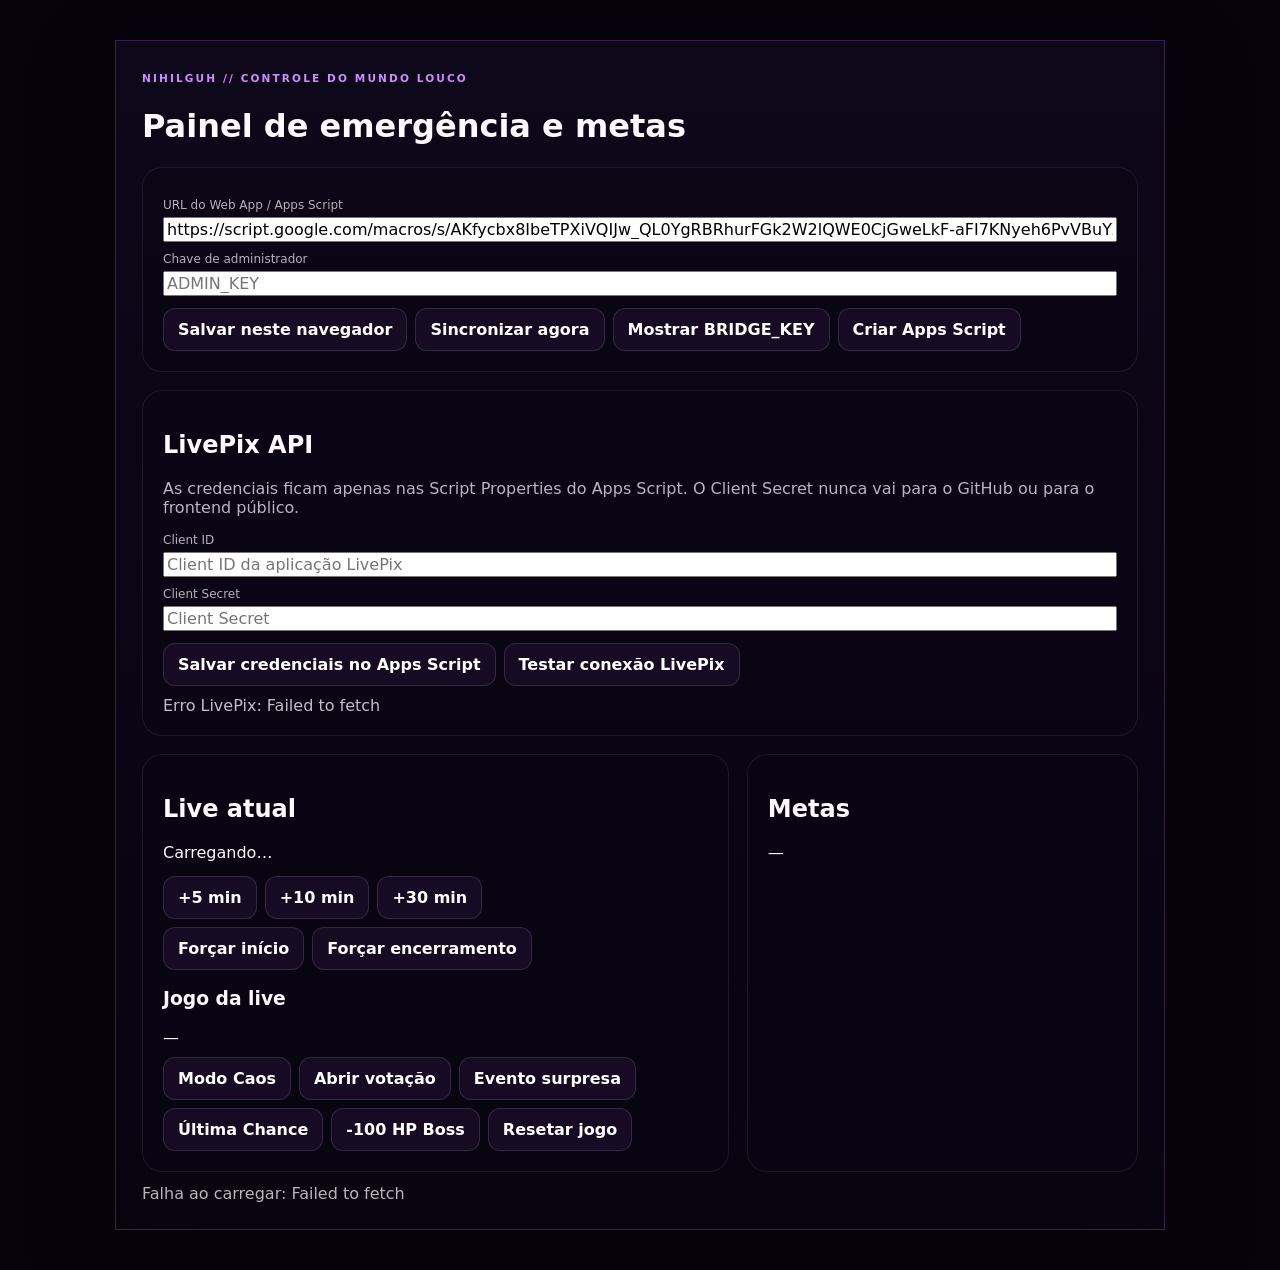
<file: admin.html>
<!doctype html>
<html lang="pt-BR"><head><meta charset="utf-8"><meta name="viewport" content="width=device-width,initial-scale=1">
<meta name="theme-color" content="#09030f"><title>NihilGuh — Controle do Mundo Louco</title>
<link rel="stylesheet" href="site.css"><link rel="stylesheet" href="visual-fix.css?v=4"><link rel="stylesheet" href="goals.css">
<style>
body{min-height:100vh}.admin{width:min(1050px,94vw);margin:40px auto;padding:26px}.admin-grid{display:grid;grid-template-columns:1.2fr .8fr;gap:18px}.box{padding:20px;border:1px solid rgba(255,255,255,.08);border-radius:20px;background:rgba(12,5,20,.65)}.controls{display:flex;gap:8px;flex-wrap:wrap}.controls button,.controls input{padding:11px 14px;border-radius:12px;border:1px solid rgba(255,255,255,.12);background:#170b24;color:#fff}.controls button{cursor:pointer;font-weight:800}.admin-goal{display:flex;justify-content:space-between;gap:10px;align-items:center;padding:10px 0;border-bottom:1px solid rgba(255,255,255,.06)}label{display:block;font-size:12px;opacity:.7;margin:10px 0 5px}.wide{width:100%;box-sizing:border-box}@media(max-width:760px){.admin-grid{grid-template-columns:1fr}}
</style>
<script src="site.config.js?v=20"></script><script src="goals-api.js?v=22"></script></head>
<body><main class="admin glass"><span class="eyebrow">NIHILGUH // CONTROLE DO MUNDO LOUCO</span><h1>Painel de emergência e metas</h1>
<div class="box"><label>URL do Web App / Apps Script</label><input class="wide" id="backend" placeholder="https://script.google.com/macros/s/.../exec"><label>Chave de administrador</label><input class="wide" id="key" type="password" placeholder="ADMIN_KEY"><div class="controls" style="margin-top:12px"><button id="save">Salvar neste navegador</button><button id="sync">Sincronizar agora</button><button id="bridge">Mostrar BRIDGE_KEY</button><a href="https://script.new" target="_blank" rel="noreferrer" style="padding:11px 14px;border-radius:12px;border:1px solid rgba(255,255,255,.12);background:#170b24;color:#fff;text-decoration:none;font-weight:800">Criar Apps Script</a></div></div>
<div class="box" style="margin-top:18px">
  <h2>LivePix API</h2>
  <p style="opacity:.72;margin-top:0">As credenciais ficam apenas nas Script Properties do Apps Script. O Client Secret nunca vai para o GitHub ou para o frontend público.</p>
  <label>Client ID</label><input class="wide" id="livepixClientId" autocomplete="off" placeholder="Client ID da aplicação LivePix">
  <label>Client Secret</label><input class="wide" id="livepixClientSecret" type="password" autocomplete="new-password" placeholder="Client Secret">
  <div class="controls" style="margin-top:12px"><button id="saveLivePix">Salvar credenciais no Apps Script</button><button id="testLivePix">Testar conexão LivePix</button></div>
  <div id="livepixStatus" style="margin-top:10px;opacity:.76">Não verificado.</div>
  <iframe name="livepixSecretFrame" id="livepixSecretFrame" hidden></iframe>
</div>
<div class="admin-grid" style="margin-top:18px"><section class="box"><h2>Live atual</h2><div id="state">Carregando…</div><div class="controls" style="margin-top:14px"><button data-min="5">+5 min</button><button data-min="10">+10 min</button><button data-min="30">+30 min</button></div><div class="controls" style="margin-top:8px"><button id="start">Forçar início</button><button id="end">Forçar encerramento</button></div>
<div style="margin-top:18px"><h3>Jogo da live</h3><div id="game">—</div>
<div class="controls" style="margin-top:10px"><button id="chaos">Modo Caos</button><button id="vote">Abrir votação</button><button id="random">Evento surpresa</button><button id="lastchance">Última Chance</button><button id="damage">-100 HP Boss</button><button id="resetgame">Resetar jogo</button></div></div>
</section><section class="box"><h2>Metas</h2><div id="goals">—</div></section></div>
<div id="msg" style="margin-top:12px;opacity:.72"></div></main>
<script>
(() => {
 const api=NihilGuhAPI,$=id=>document.getElementById(id), backend=$('backend'),key=$('key'),msg=$('msg');
 backend.value=api.backendUrl; key.value=localStorage.getItem('nihilguh_admin_key')||'';
 function say(t){msg.textContent=t}
 async function refresh(){if(!api.backendUrl){$('state').textContent='Configure o backend.';return;}try{const s=await api.state();$('state').innerHTML=s.session?'<b>'+s.session.status+'</b><br>'+s.session.session_id+'<br>'+s.session.tempo_total_min+' min totais · +'+s.session.tempo_ganho_min+' min':'OFFLINE / sem sessão ativa';$('game').innerHTML=s.game?'<b>Boss:</b> '+s.game.boss.hp+'/'+s.game.boss.maxHp+' HP<br><b>Caos:</b> '+(s.game.chaos.active?s.game.chaos.label:'inativo')+'<br><b>Última chance:</b> '+s.game.lastChance.status+'<br><b>Morte súbita:</b> '+s.game.suddenDeath.status:'—';$('goals').innerHTML=(s.goals||[]).map(g=>'<div class="admin-goal"><span>'+(g.concluida?'✓ ':'○ ')+g.meta+' ('+g.progresso+'/'+g.alvo+')</span>'+(!g.concluida?'<button data-goal="'+g.goal_id+'">Concluir</button>':'')+'</div>').join('')||'Sem metas ativas';document.querySelectorAll('[data-goal]').forEach(b=>b.onclick=()=>run('completeGoal',{goalId:b.dataset.goal}));}catch(e){say('Falha ao carregar: '+e.message)}}
 async function run(action,p={}){try{say('Executando…');await api.adminPost(action,key.value,p);say('OK');await refresh();}catch(e){say('Erro: '+e.message)}}
 $('save').onclick=()=>{api.backendUrl=backend.value.trim();localStorage.setItem('nihilguh_admin_key',key.value.trim());say('Configuração salva neste navegador.');refresh()};
 async function testLivePix(){try{const s=await api.call('livepixStatus');if(!s.configured){$('livepixStatus').textContent='⚠ Credenciais LivePix ainda não configuradas.';return;}const r=await api.adminPost('livepixTest',key.value);$('livepixStatus').textContent=r.connected?'✓ OAuth LivePix autenticado e pronto para gerar checkout.':'⚠ OAuth LivePix não conectado.';}catch(e){$('livepixStatus').textContent='Erro LivePix: '+e.message}}
 $('testLivePix').onclick=testLivePix;
 $('saveLivePix').onclick=()=>{
   const cid=$('livepixClientId').value.trim(), secret=$('livepixClientSecret').value.trim();
   if(!api.backendUrl){say('Configure a URL do backend primeiro.');return;}
   if(!key.value.trim()){say('Informe a ADMIN_KEY primeiro.');return;}
   if(!cid||!secret){say('Preencha Client ID e Client Secret.');return;}
   const form=document.createElement('form');
   form.method='POST';form.action=api.backendUrl;form.target='livepixSecretFrame';form.style.display='none';
   const fields={action:'setLivePixCredentials',adminKey:key.value.trim(),clientId:cid,clientSecret:secret};
   Object.entries(fields).forEach(([name,value])=>{const i=document.createElement('input');i.name=name;i.value=value;form.appendChild(i)});
   document.body.appendChild(form);form.submit();form.remove();
   $('livepixClientSecret').value='';
   $('livepixStatus').textContent='Salvando no Apps Script…';
   setTimeout(testLivePix,1800);
 };
 $('sync').onclick=()=>run('sync');$('bridge').onclick=async()=>{try{const r=await api.adminPost('bridgeInfo',key.value);say('BRIDGE_KEY: '+r.bridgeKey);}catch(e){say('Erro: '+e.message)}};$('start').onclick=()=>run('forceStart');$('end').onclick=()=>run('forceEnd');$('chaos').onclick=()=>run('triggerChaos');$('vote').onclick=()=>run('triggerVote');$('random').onclick=()=>run('triggerRandom');$('lastchance').onclick=()=>run('triggerLastChance');$('damage').onclick=()=>run('bossDamage',{damage:100});$('resetgame').onclick=()=>run('resetGame');
 document.querySelectorAll('[data-min]').forEach(b=>b.onclick=()=>run('addMinutes',{minutes:b.dataset.min}));
 refresh();testLivePix();setInterval(refresh,20000);
})();
</script></body></html>
</file>
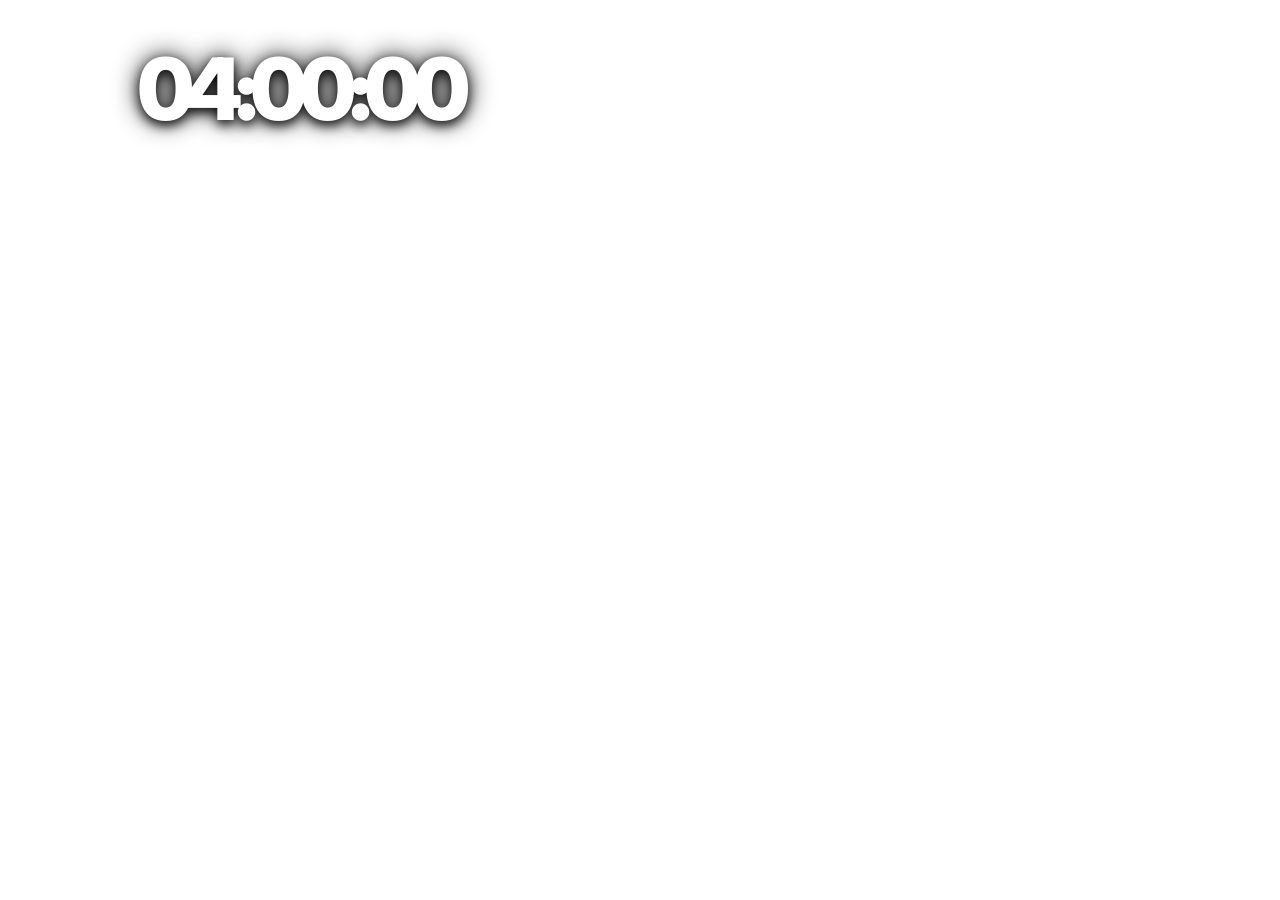
<file: overlay.html>
<!doctype html>
<html lang="pt-BR" class="overlay-page">
<head>
  <meta charset="utf-8">
  <meta name="viewport" content="width=600,initial-scale=1">
  <meta name="theme-color" content="#00000000">
  <title>NihilGuh — Overlay</title>
  <link rel="preconnect" href="https://fonts.googleapis.com">
  <link rel="preconnect" href="https://fonts.gstatic.com" crossorigin>
  <link href="https://fonts.googleapis.com/css2?family=Inter:wght@600;700;800;900&display=swap" rel="stylesheet">
  <link rel="stylesheet" href="app.css?v=18">
</head>
<body data-page="overlay" class="overlay-clean-page">
  <main class="overlay-shell overlay-clean-shell">
    <section class="overlay-scene is-active" id="overlay-view-timer" aria-live="polite">
      <div class="overlay-timer-only" id="overlay-clock">04:00:00</div>
    </section>

    <section class="overlay-scene" id="overlay-view-cta" hidden>
      <div class="overlay-cta-scene">
        <div class="overlay-mascot" aria-hidden="true">
          <img src="assets/avatar-nihilguh.webp" alt="">
          <span class="overlay-point">👉</span>
        </div>
        <div class="overlay-cta-copy">
          <span>ENTRA NO MUNDO LOUCO</span>
          <strong>gustavoaba.github.io/NihilGuh-Site-Vibecode/</strong>
          <small>assista a live e jogue com a comunidade</small>
        </div>
      </div>
    </section>

    <section class="overlay-scene" id="overlay-view-wins" hidden>
      <div class="overlay-winners-head">
        <span>QUEM MEXEU NO RELÓGIO?</span>
        <strong id="overlay-win-count">—</strong>
      </div>
      <div class="overlay-winners-list" id="overlay-winners-list"></div>
    </section>
  </main>

  <script src="site.config.js?v=20"></script>
  <script src="goals-api.js?v=22"></script>
  <script src="app.js?v=20"></script>
</body>
</html>
</file>
<file: app.css>
:root{
  --bg:#09050f;--panel:#12091c;--panel2:#190d26;--line:rgba(255,255,255,.10);
  --text:#f8f4ff;--muted:#b7a8c7;--purple:#b46cff;--purple2:#7c3cff;--pink:#ef9dff;
  --green:#60e4aa;--danger:#ff6b9d;--radius:24px;--shadow:0 24px 80px rgba(0,0,0,.38)
}
*{box-sizing:border-box}
html{background:var(--bg);color-scheme:dark;scroll-behavior:smooth}
body{margin:0;min-height:100vh;background:
radial-gradient(circle at 15% -10%,rgba(180,108,255,.20),transparent 34rem),
radial-gradient(circle at 90% 10%,rgba(124,60,255,.12),transparent 28rem),
var(--bg);color:var(--text);font-family:Inter,system-ui,-apple-system,BlinkMacSystemFont,"Segoe UI",sans-serif}
a{color:inherit}button,input{font:inherit}
body[data-page="home"]{position:relative;isolation:isolate;background:#06030c;overflow-x:hidden}
body[data-page="home"]::before{
  content:"";position:fixed;inset:-36px;z-index:-2;pointer-events:none;
  background:
    linear-gradient(180deg,rgba(7,2,13,.40),rgba(5,2,9,.62)),
    url("assets/bg.webp") center 34%/cover no-repeat;
  filter:blur(9px) saturate(1.18) contrast(1.03);
  transform:scale(1.055);
}
body[data-page="home"]::after{
  content:"";position:fixed;inset:0;z-index:-1;pointer-events:none;
  background:
    radial-gradient(ellipse 72% 62% at 50% 36%,rgba(31,11,49,.10) 0%,rgba(9,4,16,.34) 58%,rgba(3,1,7,.86) 100%),
    linear-gradient(90deg,rgba(4,2,9,.72) 0%,rgba(8,3,14,.12) 25%,rgba(8,3,14,.12) 75%,rgba(4,2,9,.72) 100%);
}
.shell{position:relative;z-index:1;width:min(1140px,calc(100% - 32px));margin:0 auto;padding:28px 0 64px}
.topbar{display:flex;align-items:center;justify-content:space-between;gap:18px;margin-bottom:22px}
.brand{display:flex;align-items:center;gap:10px;text-decoration:none;font-weight:900;letter-spacing:.02em}
.brand img{width:138px;height:auto;display:block}
.nav{display:flex;gap:8px;flex-wrap:wrap;justify-content:flex-end}
.nav a,.pill-btn{border:1px solid var(--line);background:rgba(255,255,255,.035);padding:10px 14px;border-radius:999px;text-decoration:none;color:var(--muted);font-size:.88rem;font-weight:800;transition:.18s ease}
.nav a:hover,.pill-btn:hover{color:#fff;border-color:rgba(180,108,255,.5);transform:translateY(-1px)}
.layout{display:grid;grid-template-columns:340px minmax(0,1fr);gap:20px;align-items:start}
.side-stack{display:grid;gap:16px;position:sticky;top:18px}
.profile-card,.card{
  border:1px solid rgba(205,171,255,.16);
  background:linear-gradient(180deg,rgba(25,12,39,.78),rgba(10,6,18,.84));
  box-shadow:var(--shadow),inset 0 1px 0 rgba(255,255,255,.035);
  backdrop-filter:blur(17px) saturate(1.08);
  -webkit-backdrop-filter:blur(17px) saturate(1.08);
  border-radius:var(--radius);overflow:hidden
}
.profile-card{position:relative}
.profile-cover{display:none!important}
.profile-body{padding:24px;margin:0}
.profile-identity{display:flex;align-items:center;gap:17px;margin-bottom:18px}
.profile-copy{min-width:0}
.avatar{
  width:112px;height:112px;flex:0 0 112px;border-radius:50%;object-fit:cover;
  background:radial-gradient(circle at 50% 35%,rgba(205,177,255,.24),rgba(13,7,20,.82));
  border:3px solid rgba(223,202,255,.72);
  box-shadow:0 14px 38px rgba(0,0,0,.42),0 0 0 6px rgba(180,108,255,.08),0 0 34px rgba(180,108,255,.18)
}
.profile-title{display:flex;align-items:center;gap:10px;margin:0}
.profile-title h1{font-size:1.72rem;margin:0;letter-spacing:-.035em}
.live-dot{width:10px;height:10px;border-radius:50%;background:#665d70;box-shadow:0 0 0 5px rgba(255,255,255,.04)}
.live-dot.online{background:var(--green);box-shadow:0 0 18px rgba(96,228,170,.7)}
.handle{color:#c4b1d7;font-size:.92rem;margin:4px 0 0}
.bio{color:#e3d8eb;line-height:1.62;margin:0 0 20px}
.socials{display:grid;grid-template-columns:1fr 1fr;gap:9px}
.social-btn{
  position:relative;isolation:isolate;display:flex;align-items:center;justify-content:flex-start;gap:9px;
  min-height:48px;padding:0 13px;border:1px solid rgba(255,255,255,.10);
  border-radius:14px;text-decoration:none;font-weight:850;font-size:.86rem;color:#fff;
  overflow:hidden;transition:transform .18s ease,border-color .18s ease,box-shadow .18s ease,filter .18s ease
}
.social-btn::before{content:"";position:absolute;inset:0;opacity:.92;z-index:-1;transition:opacity .18s ease}
.social-btn img,.social-btn .fallback-icon{width:18px;height:18px;display:grid;place-items:center;object-fit:contain;font-size:.82rem;font-weight:950}
.social-btn b{margin-left:auto;font-size:.78rem;opacity:.58;font-weight:700}
.social-btn:hover{transform:translateY(-2px);border-color:rgba(255,255,255,.22);filter:saturate(1.12) brightness(1.05)}
.social-btn:hover b{opacity:1}
.social-btn.twitch::before{background:linear-gradient(135deg,rgba(145,70,255,.50),rgba(84,31,145,.24))}
.social-btn.twitch:hover{box-shadow:0 10px 26px rgba(145,70,255,.22)}
.social-btn.youtube::before{background:linear-gradient(135deg,rgba(255,0,0,.40),rgba(112,0,11,.22))}
.social-btn.youtube:hover{box-shadow:0 10px 26px rgba(255,0,0,.18)}
.social-btn.tiktok::before{background:linear-gradient(135deg,rgba(37,244,238,.23),rgba(20,9,24,.60) 48%,rgba(254,44,85,.26))}
.social-btn.tiktok:hover{box-shadow:0 10px 26px rgba(254,44,85,.15)}
.social-btn.kick::before{background:linear-gradient(135deg,rgba(83,255,26,.36),rgba(18,74,9,.24))}
.social-btn.kick:hover{box-shadow:0 10px 26px rgba(83,255,26,.15)}
.social-btn.trovo::before{background:linear-gradient(135deg,rgba(31,232,135,.32),rgba(11,81,53,.24))}
.social-btn.trovo:hover{box-shadow:0 10px 26px rgba(31,232,135,.15)}
.social-btn.instagram::before{background:linear-gradient(135deg,rgba(131,58,180,.38),rgba(193,53,132,.30),rgba(245,96,64,.26))}
.social-btn.instagram:hover{box-shadow:0 10px 26px rgba(193,53,132,.17)}
.stack{display:grid;gap:16px}
.card{padding:22px}
.hero-card{padding:0}
.hero-head{padding:22px 22px 0;display:flex;align-items:flex-start;justify-content:space-between;gap:12px}
.eyebrow{display:block;color:var(--purple);font-size:.72rem;font-weight:900;letter-spacing:.16em;text-transform:uppercase;margin-bottom:8px}
.hero-head h2,.card h2,.card h3{margin:0}
.status-badge{padding:8px 11px;border-radius:999px;background:rgba(255,255,255,.05);border:1px solid var(--line);font-size:.73rem;font-weight:900;color:var(--muted);white-space:nowrap}
.status-badge.online{background:rgba(96,228,170,.09);border-color:rgba(96,228,170,.26);color:var(--green)}
.player-wrap{margin:18px 22px;border-radius:18px;overflow:hidden;aspect-ratio:16/9;background:#050308;border:1px solid var(--line);display:grid;place-items:center}
.player-wrap iframe{width:100%;height:100%;border:0}
.offline-art{padding:30px;text-align:center;color:var(--muted);line-height:1.6}
.live-summary{display:grid;grid-template-columns:1.2fr .8fr .8fr;gap:1px;background:var(--line);border-top:1px solid var(--line)}
.metric{background:#100918;padding:18px}
.metric span{display:block;color:var(--muted);font-size:.73rem;font-weight:800;text-transform:uppercase;letter-spacing:.08em;margin-bottom:5px}
.metric strong{font-size:1.5rem;letter-spacing:-.03em}
.timer{font-variant-numeric:tabular-nums}
.actions{display:flex;gap:10px;flex-wrap:wrap;margin-top:16px}
.btn{border:0;border-radius:14px;min-height:46px;padding:0 17px;display:inline-flex;align-items:center;justify-content:center;gap:8px;text-decoration:none;font-weight:900;cursor:pointer}
.btn.primary{background:linear-gradient(135deg,var(--purple),var(--purple2));color:white;box-shadow:0 12px 32px rgba(124,60,255,.28)}
.btn.secondary{background:rgba(255,255,255,.045);color:#fff;border:1px solid var(--line)}
.btn:disabled{opacity:.45;cursor:not-allowed}
.round-card{position:relative;overflow:hidden}
.round-card:before{content:"";position:absolute;inset:auto -50px -90px auto;width:190px;height:190px;border-radius:50%;background:rgba(180,108,255,.11);filter:blur(4px)}
.round-grid{display:grid;grid-template-columns:minmax(0,1fr) auto;gap:18px;align-items:center;position:relative}
.round-title{font-size:1.45rem;margin:0 0 6px}.round-copy{color:var(--muted);line-height:1.5;margin:0}
.round-meta{display:flex;gap:12px;flex-wrap:wrap;margin-top:14px;color:#d9cce3;font-size:.84rem;font-weight:800}
.reward{min-width:92px;text-align:center;padding:16px;border-radius:18px;background:rgba(180,108,255,.10);border:1px solid rgba(180,108,255,.24)}
.reward b{display:block;font-size:1.45rem;color:#fff}.reward span{font-size:.72rem;color:var(--muted);text-transform:uppercase;font-weight:900}
.grid-2{display:grid;grid-template-columns:1fr 1fr;gap:16px}
.list{display:grid;gap:10px;margin-top:14px}
.list-row{display:flex;align-items:center;justify-content:space-between;gap:15px;padding:13px 0;border-top:1px solid var(--line)}
.list-row:first-child{border-top:0}.list-row small{color:var(--muted)}.list-row.done strong{color:var(--green)}
.support-card{background:linear-gradient(135deg,rgba(180,108,255,.17),rgba(239,157,255,.055)),rgba(11,6,18,.82)}
.support-card p{color:#cfc0da;line-height:1.55}
.community-btn{border:1px solid rgba(255,255,255,.11);color:#fff}
.community-btn img{width:18px;height:18px}
.discord-btn{background:linear-gradient(135deg,#5865f2,#3d47b9);box-shadow:0 10px 25px rgba(88,101,242,.20)}
.coret-btn{background:linear-gradient(135deg,rgba(180,108,255,.72),rgba(90,38,154,.72));box-shadow:0 10px 25px rgba(180,108,255,.16)}
.livepix-btn{
  position:relative;isolation:isolate;overflow:hidden;min-width:205px;
  background:linear-gradient(120deg,#8d3dff,#b85cff 52%,#e887ff);
  box-shadow:0 13px 34px rgba(153,69,255,.31);
  animation:livepixPulse 2.25s ease-in-out infinite
}
.livepix-btn::before{
  content:"";position:absolute;top:-55%;bottom:-55%;left:-42%;width:34%;z-index:-1;
  background:linear-gradient(90deg,transparent,rgba(255,255,255,.52),transparent);
  transform:rotate(14deg);animation:livepixShine 2.85s ease-in-out infinite
}
.livepix-btn::after{
  content:"";position:absolute;inset:1px;border-radius:13px;z-index:-2;
  background:linear-gradient(135deg,rgba(255,255,255,.12),transparent 42%)
}
.livepix-btn .livepix-heart{font-size:1.05rem;animation:livepixHeart 1.15s ease-in-out infinite}
.livepix-btn b{font-size:.8rem;margin-left:2px}
.livepix-btn:hover{transform:translateY(-2px) scale(1.015);box-shadow:0 17px 42px rgba(176,82,255,.40)}
.support-subscribe{border-color:rgba(211,174,255,.20)}
@keyframes livepixPulse{
  0%,100%{box-shadow:0 13px 34px rgba(153,69,255,.28),0 0 0 0 rgba(190,111,255,.24)}
  50%{box-shadow:0 17px 42px rgba(176,82,255,.38),0 0 0 10px rgba(190,111,255,0)}
}
@keyframes livepixShine{
  0%,24%{left:-42%;opacity:0}
  34%{opacity:1}
  62%{left:118%;opacity:.9}
  70%,100%{left:118%;opacity:0}
}
@keyframes livepixHeart{0%,100%{transform:scale(1)}45%{transform:scale(1.22)}}
@media (prefers-reduced-motion:reduce){
  .livepix-btn,.livepix-btn::before,.livepix-btn .livepix-heart{animation:none!important}
  .social-btn,.btn{transition:none!important}
}
.community-card-home{background:
linear-gradient(135deg,rgba(124,60,255,.18),rgba(180,108,255,.055)),
rgba(13,7,22,.82)}
.community-card-home .btn.primary{box-shadow:0 12px 28px rgba(124,60,255,.22)}
body.is-offline .layout{grid-template-columns:minmax(0,720px);justify-content:center}
body.is-offline .side-stack{position:relative;top:auto}
body.is-offline .community-card-home{order:-1;border-color:rgba(180,108,255,.34);box-shadow:0 24px 80px rgba(0,0,0,.36),0 0 0 1px rgba(180,108,255,.09),0 0 48px rgba(124,60,255,.10)}
body.is-offline .community-card-home h2{font-size:1.55rem}
body.is-offline .community-card-home .actions .btn.primary{min-width:150px}
body.is-offline .profile-card{order:0}
body.is-offline .support-card{order:1}
[hidden]{display:none!important}
.footer{color:#7f718d;text-align:center;font-size:.8rem;padding:28px 0 0}

/* live room */
.live-layout{display:grid;grid-template-columns:minmax(0,1.55fr) minmax(300px,.65fr);gap:16px;align-items:start}
.live-side{display:grid;gap:16px;position:sticky;top:18px}
.big-clock{font-size:clamp(2.8rem,7vw,5.8rem);line-height:1;font-weight:950;letter-spacing:-.065em;font-variant-numeric:tabular-nums;margin:6px 0 8px}
.subtle{color:var(--muted);line-height:1.55}
.goal-progress{height:8px;background:rgba(255,255,255,.06);border-radius:99px;overflow:hidden;margin-top:7px}.goal-progress i{display:block;height:100%;background:linear-gradient(90deg,var(--purple2),var(--pink));border-radius:inherit}

/* play */
.play-shell{width:min(760px,calc(100% - 28px));margin:0 auto;padding:22px 0 50px}
.play-head{display:flex;justify-content:space-between;align-items:center;gap:12px;margin-bottom:16px}
.player-name{display:flex;gap:8px;align-items:center}.player-name input,.answer-input{background:#0d0713;border:1px solid var(--line);color:#fff;border-radius:13px;padding:12px 13px;outline:none}
.player-name input{width:190px}.answer-input{width:100%;font-size:1.15rem}
.player-name input:focus,.answer-input:focus{border-color:rgba(180,108,255,.55);box-shadow:0 0 0 3px rgba(180,108,255,.08)}
.challenge{padding:26px;text-align:center}
.challenge-icon{width:72px;height:72px;border-radius:22px;margin:2px auto 18px;display:grid;place-items:center;font-size:2rem;background:rgba(180,108,255,.1);border:1px solid rgba(180,108,255,.22)}
.challenge h1{font-size:clamp(1.7rem,5vw,2.7rem);margin:0 0 8px}.challenge p{color:var(--muted);line-height:1.55}
.challenge-prompt{margin:24px 0;padding:22px;border-radius:18px;background:#0b0610;border:1px solid var(--line);font-size:clamp(1.55rem,7vw,3rem);font-weight:950;letter-spacing:.08em;word-break:break-word}
.challenge-form{display:flex;gap:8px;max-width:520px;margin:0 auto}.challenge-form .btn{min-width:125px}
.play-stats{display:flex;justify-content:center;gap:20px;flex-wrap:wrap;margin-top:16px;color:var(--muted);font-size:.84rem;font-weight:800}
.feedback{min-height:30px;margin-top:14px;font-weight:850}.feedback.good{color:var(--green)}.feedback.bad{color:var(--danger)}
.reaction-zone{display:grid;place-items:center;margin:25px 0}.reaction-btn{width:min(320px,80vw);aspect-ratio:1;border-radius:50%;border:1px solid rgba(255,255,255,.12);font-size:1.5rem;font-weight:950;background:#1b1125;color:#8e809a;transition:.15s}
.reaction-btn.ready{background:linear-gradient(135deg,var(--purple),var(--purple2));color:#fff;box-shadow:0 0 50px rgba(180,108,255,.4);cursor:pointer;transform:scale(1.03)}
.winner{padding:30px;text-align:center}.winner .crown{font-size:3rem}.winner h1{margin:8px 0}.winner strong{color:var(--green);font-size:1.25rem}
.offline-card{text-align:center;padding:36px}
.game-card{min-height:480px}
.game-progress{height:5px;background:rgba(255,255,255,.06);border-radius:99px;overflow:hidden;margin:22px 0 8px}
.game-progress i{display:block;height:100%;background:linear-gradient(90deg,var(--purple2),var(--pink));border-radius:inherit}
.hunt-grid{display:grid;grid-template-columns:repeat(6,1fr);gap:8px;max-width:560px;margin:24px auto}
.hunt-cell,.odd-cell,.memory-card{border:1px solid var(--line);background:#0c0712;color:#fff;border-radius:13px;min-height:58px;font-size:1.7rem;cursor:pointer;transition:.12s}
.hunt-cell:hover,.odd-cell:hover,.memory-card:not(:disabled):hover{transform:translateY(-2px);border-color:rgba(180,108,255,.5)}
.hunt-cell.rabbit{background:rgba(180,108,255,.12)}
.odd-grid{display:grid;grid-template-columns:repeat(var(--game-cols),1fr);gap:5px;max-width:620px;margin:24px auto}
.odd-cell{min-height:0;aspect-ratio:1;padding:0;font-size:clamp(1rem,4vw,1.8rem)}
.flash-stage{margin:24px auto;padding:30px 16px;border:1px solid rgba(180,108,255,.24);border-radius:20px;background:rgba(180,108,255,.07)}
.flash-stage.is-hidden{border-style:dashed}
.flash-word{font-size:clamp(2rem,8vw,4.5rem);font-weight:950;letter-spacing:.08em;word-break:break-word}
.flash-stage small,.game-help{display:block;color:var(--muted);margin-top:10px}
.memory-target{margin:20px 0 12px;color:var(--muted)}.memory-target strong{color:#fff;font-size:1.5rem}
.memory-grid{display:grid;grid-template-columns:repeat(4,1fr);gap:10px;max-width:560px;margin:0 auto 18px}
.memory-card{aspect-ratio:1;font-size:2rem}.memory-card.is-hidden{background:linear-gradient(135deg,#1b0d2a,#0e0715);border-color:rgba(180,108,255,.22)}
.memory-card:disabled{opacity:1}
.queen-warning{margin:18px auto 10px;color:var(--pink);font-weight:900}
.queen-doors{display:grid;grid-template-columns:1fr 1fr;gap:16px;max-width:600px;margin:22px auto}
.queen-door{min-height:230px;border:1px solid rgba(180,108,255,.25);border-radius:22px;background:linear-gradient(180deg,#1a0c29,#0c0712);color:#fff;cursor:pointer;transition:.16s}
.queen-door:hover{transform:translateY(-4px);border-color:rgba(239,157,255,.6);box-shadow:0 18px 45px rgba(124,60,255,.18)}
.queen-door span{display:block;font-size:4rem}.queen-door strong{display:block;font-size:1.25rem;margin:8px}.queen-door small{color:var(--muted)}
.winner.penalty strong{color:var(--danger)}
.maze-board{display:grid;grid-template-columns:repeat(var(--maze-cols),1fr);gap:2px;max-width:560px;margin:22px auto;background:#050308;padding:8px;border:1px solid var(--line);border-radius:16px}
.maze-cell{aspect-ratio:1;display:grid;place-items:center;font-size:clamp(.8rem,3vw,1.35rem);border-radius:4px}
.maze-cell.wall{background:#040207}.maze-cell.open{background:#20102d}.maze-cell.player{background:rgba(180,108,255,.6);box-shadow:0 0 18px rgba(180,108,255,.35)}
.maze-controls{display:grid;justify-items:center;gap:5px;margin:12px auto}.maze-controls>button,.maze-controls div button{width:56px;height:46px;border:1px solid var(--line);background:#170c21;color:#fff;border-radius:12px;font-size:1.3rem;cursor:pointer}.maze-controls div{display:flex;gap:5px}
.puzzle-board{display:grid;grid-template-columns:repeat(4,1fr);gap:8px;max-width:540px;margin:24px auto}
.puzzle-tile{aspect-ratio:1;border-radius:16px;border:1px solid rgba(180,108,255,.25);background:linear-gradient(135deg,#2a1240,#13091d);color:#fff;font-size:clamp(1.25rem,5vw,2.2rem);font-weight:950;cursor:pointer;box-shadow:inset 0 0 24px rgba(180,108,255,.05)}
.puzzle-tile.blank{background:rgba(255,255,255,.025);border-style:dashed;cursor:default}


/* overlay */
html.overlay-page,
html.overlay-page body,
body[data-page="overlay"]{
  background:transparent!important;
  background-color:transparent!important;
  color-scheme:normal;
}
body[data-page="overlay"]{
  overflow:hidden;
  min-height:0;
}
body[data-page="overlay"] .overlay-shell{
  width:600px;
  height:400px;
  padding:18px;
  display:grid;
  grid-template-rows:auto 1fr auto;
  gap:10px;
  background:transparent!important;
  background-color:transparent!important;
  border:0!important;
  border-radius:0;
  box-shadow:none!important;
  backdrop-filter:none!important;
  overflow:hidden;
}
.overlay-top{display:flex;justify-content:space-between;align-items:center}
.overlay-title{font-size:.72rem;font-weight:950;letter-spacing:.15em;color:var(--purple);text-shadow:0 2px 8px #000,0 0 14px rgba(0,0,0,.9)}
.overlay-clock{font-size:64px;font-weight:950;letter-spacing:-.05em;font-variant-numeric:tabular-nums;line-height:1;text-shadow:0 3px 10px #000,0 0 18px rgba(0,0,0,.95)}
.overlay-main{display:grid;align-content:center}
.overlay-round{font-size:25px;font-weight:900;margin:8px 0 4px;text-shadow:0 2px 8px #000,0 0 14px rgba(0,0,0,.95)}
.overlay-desc{font-size:14px;color:#f0e8f7;max-width:500px;text-shadow:0 2px 8px #000,0 0 12px rgba(0,0,0,.95)}
.overlay-bottom{display:flex;justify-content:space-between;color:#ded2e8;font-size:13px;font-weight:800;text-shadow:0 2px 8px #000,0 0 12px rgba(0,0,0,.95)}
#overlay-status{font-weight:950;text-shadow:0 2px 8px #000,0 0 12px rgba(0,0,0,.95)}
.overlay-winner{color:var(--green)}

/* mobile */
@media(max-width:820px){
  .shell{width:min(100% - 22px,720px);padding-top:14px}.topbar{align-items:flex-start}.brand img{width:116px}
  .layout,.live-layout{grid-template-columns:1fr}.side-stack{position:relative;top:auto}.profile-card{position:relative;top:auto}
  .profile-body{padding:20px}.profile-identity{gap:14px}.avatar{width:92px;height:92px;flex-basis:92px}.profile-title h1{font-size:1.5rem}
  .bio{font-size:.92rem}.socials{margin-top:10px}
  .live-side{position:static}.live-summary{grid-template-columns:1fr 1fr}.metric:first-child{grid-column:1/-1}
  .grid-2{grid-template-columns:1fr}.round-grid{grid-template-columns:1fr}.reward{justify-self:start}
  .challenge{padding:20px 16px}.challenge-form{flex-direction:column}.challenge-form .btn{width:100%}.hunt-grid{grid-template-columns:repeat(5,1fr);gap:6px}.queen-doors{grid-template-columns:1fr}.queen-door{min-height:150px}.memory-grid{gap:6px}.maze-board{padding:5px}
  .play-head{align-items:flex-start;flex-direction:column}.player-name{width:100%}.player-name input{flex:1;min-width:0}
}
@media(max-width:560px){
  .nav a:not(.keep-mobile){display:none}.card{padding:18px}.hero-head{padding:18px 18px 0}.player-wrap{margin:14px 18px}.socials{grid-template-columns:1fr 1fr}
  .profile-identity{align-items:center}.avatar{width:78px;height:78px;flex-basis:78px}.profile-title h1{font-size:1.32rem}.social-btn{min-height:46px;padding:0 11px}
}


/* =========================================================
   HOME — editorial creator layout
   Cards are reserved for live/game state, not every section.
   ========================================================= */
body[data-page="home"] .shell{width:min(1080px,calc(100% - 36px));padding-top:22px}
body[data-page="home"] .topbar{margin-bottom:34px}
body[data-page="home"] .nav{gap:18px}
body[data-page="home"] .nav a{
  position:relative;
  padding:7px 0;
  border:0;
  border-radius:0;
  background:transparent;
  color:#d8cbe3;
  font-size:.86rem;
  font-weight:750;
}
body[data-page="home"] .nav a::after{
  content:"";position:absolute;left:0;right:100%;bottom:1px;height:1px;
  background:linear-gradient(90deg,var(--purple),var(--pink));
  transition:right .18s ease;
}
body[data-page="home"] .nav a:hover{color:#fff;transform:none}
body[data-page="home"] .nav a:hover::after{right:0}

.home-flow{display:flex;flex-direction:column;gap:0}
.creator-editorial{
  position:relative;
  display:grid;
  grid-template-columns:180px minmax(0,1fr);
  gap:34px;
  align-items:center;
  padding:28px 0 34px;
  border-bottom:1px solid rgba(216,187,255,.16);
}
.creator-editorial::before{
  content:"";
  position:absolute;
  width:320px;height:320px;left:-130px;top:-70px;
  border-radius:50%;
  background:radial-gradient(circle,rgba(173,91,255,.16),transparent 68%);
  filter:blur(10px);
  pointer-events:none;
}
.creator-avatar-wrap{position:relative;width:166px;height:166px;display:grid;place-items:center}
.creator-avatar-wrap::before{
  content:"";position:absolute;inset:6px;border-radius:48% 52% 45% 55% / 54% 45% 55% 46%;
  border:1px solid rgba(226,204,255,.30);
  transform:rotate(-7deg);
}
.creator-avatar-wrap::after{
  content:"";position:absolute;inset:-8px;border-radius:50%;
  background:conic-gradient(from 210deg,transparent 0 58%,rgba(180,108,255,.22) 72%,transparent 86%);
  filter:blur(7px);z-index:-1;
}
.creator-editorial .avatar{
  width:148px;height:148px;flex:none;border-radius:50%;
  border:0;
  box-shadow:0 20px 48px rgba(0,0,0,.40),0 0 42px rgba(180,108,255,.14);
}
.creator-avatar-wrap .live-dot{
  position:absolute;right:7px;bottom:20px;width:13px;height:13px;
  border:3px solid #0b0611;box-sizing:content-box;
}
.creator-copy{min-width:0}
.creator-heading{display:flex;align-items:baseline;gap:13px;flex-wrap:wrap}
.creator-heading h1{
  margin:0;
  font-size:clamp(2.45rem,6vw,4.8rem);
  line-height:.92;
  letter-spacing:-.07em;
  font-weight:950;
  text-shadow:0 6px 28px rgba(0,0,0,.48);
}
.creator-heading .handle{
  margin:0;
  color:#c9b6d9;
  font-size:.95rem;
  font-weight:700;
}
.creator-editorial .bio{
  max-width:690px;
  margin:16px 0 22px;
  color:#e5daec;
  font-size:1.03rem;
  line-height:1.7;
}
.creator-editorial .socials{
  display:grid;
  grid-template-columns:repeat(3,minmax(0,1fr));
  gap:7px 18px;
  max-width:720px;
}
.creator-editorial .social-btn{
  min-height:40px;
  padding:5px 2px;
  border:0;
  border-bottom:1px solid rgba(255,255,255,.11);
  border-radius:0;
  background:transparent;
  overflow:visible;
  font-size:.86rem;
  font-weight:800;
  color:#ded2e8;
}
.creator-editorial .social-btn::before{
  inset:auto 0 -1px 0;
  height:1px;
  opacity:.65;
  background:currentColor;
  transform:scaleX(.22);
  transform-origin:left;
  transition:transform .18s ease;
}
.creator-editorial .social-btn:hover{
  transform:translateX(4px);
  border-color:transparent;
  box-shadow:none;
  filter:none;
  color:#fff;
}
.creator-editorial .social-btn:hover::before{transform:scaleX(1)}
.creator-editorial .social-btn img{width:17px;height:17px;color:inherit}
.creator-editorial .social-btn.twitch{color:#c49cff}
.creator-editorial .social-btn.youtube{color:#ff8d8d}
.creator-editorial .social-btn.tiktok{color:#8ff4ef}
.creator-editorial .social-btn.kick{color:#9dff78}
.creator-editorial .social-btn.trovo{color:#80f0b3}
.creator-editorial .social-btn.instagram{color:#f3a1d0}

.community-feature{
  position:relative;
  display:grid;
  grid-template-columns:72px minmax(0,1fr) auto;
  gap:24px;
  align-items:center;
  padding:34px 0;
  border-bottom:1px solid rgba(216,187,255,.16);
}
.feature-mark{
  font-family:Georgia,serif;
  font-size:4.1rem;
  line-height:1;
  color:#c18cff;
  transform:rotate(-13deg);
  text-shadow:0 0 34px rgba(180,108,255,.28);
}
.feature-copy h2,.support-feature h2{
  margin:0;
  font-size:clamp(1.65rem,3.5vw,2.35rem);
  letter-spacing:-.045em;
  line-height:1.04;
}
.feature-copy p,.support-feature p{
  max-width:650px;
  margin:10px 0 0;
  color:#c9bbd4;
  line-height:1.62;
}
.feature-actions{display:flex;gap:10px;align-items:center;flex-wrap:wrap;justify-content:flex-end}
.community-link{
  display:inline-flex;align-items:center;gap:9px;
  min-height:46px;padding:0 15px;
  border:1px solid rgba(255,255,255,.12);
  border-radius:10px;
  text-decoration:none;
  color:#fff;
  font-size:.86rem;font-weight:850;
  transition:transform .16s ease,border-color .16s ease,background .16s ease;
}
.community-link img{width:18px;height:18px}
.community-link b{font-size:.76rem;opacity:.55}
.community-link:hover{transform:translateY(-2px);border-color:rgba(255,255,255,.28)}
.discord-link{background:rgba(88,101,242,.20)}
.discord-link:hover{background:rgba(88,101,242,.30)}
.coret-link{background:rgba(180,108,255,.10)}
.coret-link:hover{background:rgba(180,108,255,.17)}
.coret-glyph{color:#d49cff;font-size:1rem}

.support-feature{
  position:relative;
  display:grid;
  grid-template-columns:minmax(0,1fr) auto;
  gap:28px;
  align-items:center;
  padding:34px 0 38px;
}
.support-feature::before{
  content:"";position:absolute;left:0;top:0;width:64px;height:1px;
  background:linear-gradient(90deg,var(--pink),transparent);
}
.support-kicker{
  display:inline-block;
  margin-bottom:8px;
  color:#e8b4ff;
  font-size:.88rem;
  font-weight:850;
}
.support-actions{display:flex;gap:10px;align-items:center;flex-wrap:wrap;justify-content:flex-end}
.support-feature .livepix-btn{
  min-height:50px;padding:0 18px;
  display:inline-flex;align-items:center;justify-content:center;gap:9px;
  border:0;border-radius:12px;
  color:#fff;text-decoration:none;font-weight:900;
}
.support-feature .support-subscribe{
  min-height:46px;padding:0 5px;
  display:inline-flex;align-items:center;
  border:0;border-bottom:1px solid rgba(225,194,255,.30);
  border-radius:0;
  color:#d8cbe3;text-decoration:none;font-weight:800;
}
.support-feature .support-subscribe:hover{color:#fff;border-color:#fff}

body[data-page="home"] .live-home-content{
  padding:8px 0 34px;
  gap:18px;
}
body[data-page="home"] .live-home-content .card{
  border-radius:18px;
  border:1px solid rgba(214,182,255,.20);
  background:linear-gradient(180deg,rgba(17,8,28,.91),rgba(8,4,13,.94));
  box-shadow:0 24px 70px rgba(0,0,0,.38);
  backdrop-filter:blur(10px);
  -webkit-backdrop-filter:blur(10px);
}
body[data-page="home"] .live-home-content .hero-card{
  border-left:3px solid rgba(96,228,170,.55);
}
body[data-page="home"] .live-home-content .round-card{
  border-left:3px solid rgba(180,108,255,.65);
}
body[data-page="home"] .live-home-content .round-card::before{display:none}

/* Hierarchy changes with stream status */
body.is-offline .home-flow .community-feature{order:1}
body.is-offline .home-flow .creator-editorial{order:2}
body.is-offline .home-flow .support-feature{order:3}
body.is-offline .home-flow .live-home-content{order:4}
body.is-live .home-flow .live-home-content{order:1}
body.is-live .home-flow .creator-editorial{order:2}
body.is-live .home-flow .community-feature{order:3}
body.is-live .home-flow .support-feature{order:4}

/* Remove obsolete home card language */
body[data-page="home"] .profile-card,
body[data-page="home"] .community-card-home,
body[data-page="home"] .support-card{display:none!important}

@media(max-width:820px){
  body[data-page="home"] .shell{width:min(100% - 24px,720px)}
  body[data-page="home"] .topbar{margin-bottom:20px}
  .creator-editorial{grid-template-columns:126px minmax(0,1fr);gap:20px;padding:20px 0 28px}
  .creator-avatar-wrap{width:120px;height:120px}
  .creator-editorial .avatar{width:108px;height:108px}
  .creator-heading h1{font-size:clamp(2.15rem,10vw,3.25rem)}
  .creator-editorial .bio{font-size:.95rem;margin:12px 0 18px}
  .creator-editorial .socials{grid-template-columns:repeat(2,minmax(0,1fr));gap:5px 14px}
  .community-feature{grid-template-columns:54px minmax(0,1fr);padding:28px 0}
  .feature-mark{font-size:3.2rem}
  .feature-actions{grid-column:2;justify-content:flex-start}
  .support-feature{grid-template-columns:1fr;padding:28px 0 32px}
  .support-actions{justify-content:flex-start}
}
@media(max-width:560px){
  body[data-page="home"] .nav{gap:12px}
  .creator-editorial{grid-template-columns:1fr;text-align:left}
  .creator-avatar-wrap{width:104px;height:104px}
  .creator-editorial .avatar{width:94px;height:94px}
  .creator-heading{gap:9px}
  .creator-heading h1{font-size:2.55rem}
  .creator-editorial .socials{grid-template-columns:1fr 1fr}
  .community-feature{grid-template-columns:1fr;gap:10px}
  .feature-mark{font-size:2.7rem}
  .feature-actions{grid-column:1}
  .community-link{flex:1;justify-content:center}
  .support-actions{align-items:stretch}
  .support-feature .livepix-btn{width:100%}
}

.phase-wait{margin:14px auto 0;color:var(--muted);font-size:.9rem;font-weight:750;text-align:center}


/* Live-first home: player + synchronized game in one continuous surface */
body[data-page="home"].is-live .live-home-content{padding-top:0}
body[data-page="home"].is-live .hero-card{padding-bottom:0;overflow:visible}
body[data-page="home"] #home-player{
  margin-bottom:0;
  border-bottom-left-radius:0;
  border-bottom-right-radius:0;
}
.home-game-stage{
  margin:0;
  padding:18px 20px 22px;
  border-top:1px solid rgba(196,151,255,.18);
  border-bottom:1px solid rgba(196,151,255,.14);
  background:
    radial-gradient(circle at 15% 0%,rgba(180,108,255,.10),transparent 38%),
    rgba(8,4,14,.58);
}
.home-game-bar{
  display:flex;
  align-items:flex-end;
  justify-content:space-between;
  gap:18px;
  margin-bottom:12px;
}
.home-game-bar>div{display:grid;gap:4px}
.home-game-bar strong{font-size:.95rem;color:#eee5f5}
.home-player-name{
  display:grid;
  gap:4px;
  min-width:170px;
  color:var(--muted);
  font-size:.72rem;
  font-weight:800;
}
.home-player-name input{
  width:100%;
  min-height:38px;
  padding:0 11px;
  border:1px solid rgba(255,255,255,.12);
  border-radius:10px;
  outline:none;
  background:rgba(255,255,255,.045);
  color:#fff;
}
.home-player-name input:focus{
  border-color:rgba(180,108,255,.55);
  box-shadow:0 0 0 3px rgba(180,108,255,.10);
}
.home-game-root .game-card{
  min-height:0;
  padding:12px 0 0;
  border:0!important;
  border-radius:0!important;
  background:transparent!important;
  box-shadow:none!important;
  backdrop-filter:none!important;
  -webkit-backdrop-filter:none!important;
}
.home-game-root .game-card>.eyebrow{display:none}
.home-game-root .game-card h1{font-size:clamp(1.55rem,4vw,2.3rem)}
.home-game-root .challenge-icon{margin-top:2px}
.home-game-root .game-progress{margin-top:16px}
.home-game-state{
  min-height:130px;
  display:grid;
  place-content:center;
  gap:7px;
  text-align:center;
  color:#fff;
}
.home-game-state strong{font-size:1.2rem}
.home-game-state span{color:var(--muted);line-height:1.45}
.home-game-state.penalty strong{color:var(--danger)}
body[data-page="home"] .live-summary{
  margin:0;
  border-top:0;
  border-radius:0 0 18px 18px;
  background:rgba(5,3,9,.72);
}
body[data-page="home"] .player-wrap iframe{display:block}
body[data-page="home"] .player-wrap{background:#000}

@media(max-width:700px){
  .home-game-stage{padding:16px 14px 20px}
  .home-game-bar{align-items:stretch;flex-direction:column}
  .home-player-name{min-width:0;width:100%}
}


/* =========================================================
   OBS CLEAN OVERLAY v16
   timer -> CTA -> timer -> winners
   ========================================================= */
html.overlay-page,
html.overlay-page body,
body.overlay-clean-page{
  width:100%;
  height:100%;
  min-height:0;
  margin:0;
  overflow:hidden;
  background:transparent!important;
  background-color:transparent!important;
  color-scheme:normal;
}

body.overlay-clean-page .overlay-clean-shell{
  width:600px;
  height:400px;
  padding:0;
  margin:0;
  display:grid;
  place-items:center;
  background:transparent!important;
  border:0!important;
  border-radius:0!important;
  box-shadow:none!important;
  backdrop-filter:none!important;
  -webkit-backdrop-filter:none!important;
  overflow:hidden;
}

.overlay-scene{
  grid-area:1/1;
  width:100%;
  min-height:180px;
  display:grid;
  place-items:center;
  padding:18px 24px;
  opacity:0;
  transform:translateY(12px) scale(.985);
  pointer-events:none;
}
.overlay-scene.is-active{
  opacity:1;
  transform:translateY(0) scale(1);
  animation:overlaySceneIn .52s cubic-bezier(.2,.8,.2,1) both;
}
.overlay-scene[hidden]{display:none!important}

.overlay-timer-only{
  font-size:86px;
  line-height:.88;
  font-weight:950;
  letter-spacing:-.075em;
  font-variant-numeric:tabular-nums;
  color:#fff;
  text-shadow:
    0 4px 12px rgba(0,0,0,.92),
    0 0 26px rgba(0,0,0,.90),
    0 0 2px rgba(255,255,255,.45);
  animation:overlayTimerBreath 3.5s ease-in-out infinite;
}

/* CTA */
.overlay-cta-scene{
  width:100%;
  display:flex;
  align-items:center;
  justify-content:center;
  gap:20px;
}
.overlay-mascot{
  position:relative;
  width:122px;
  height:122px;
  flex:0 0 122px;
  animation:overlayMascotFloat 1.8s ease-in-out infinite;
}
.overlay-mascot img{
  width:100%;
  height:100%;
  display:block;
  object-fit:cover;
  border-radius:50%;
  filter:drop-shadow(0 12px 18px rgba(0,0,0,.45));
}
.overlay-point{
  position:absolute;
  right:-18px;
  top:47px;
  font-size:38px;
  filter:drop-shadow(0 4px 7px rgba(0,0,0,.55));
  animation:overlayPoint .65s ease-in-out infinite alternate;
}
.overlay-cta-copy{
  position:relative;
  min-width:330px;
  padding:16px 18px 17px;
  border-radius:17px;
  border:1px solid rgba(194,141,255,.28);
  background:linear-gradient(135deg,rgba(20,9,31,.91),rgba(10,5,17,.78));
  box-shadow:0 18px 46px rgba(0,0,0,.40),0 0 32px rgba(153,69,255,.12);
  overflow:hidden;
}
.overlay-cta-copy::after{
  content:"";
  position:absolute;
  top:-30%;
  bottom:-30%;
  left:-34%;
  width:24%;
  transform:rotate(15deg);
  background:linear-gradient(90deg,transparent,rgba(255,255,255,.19),transparent);
  animation:overlayCtaShine 2.1s ease-in-out infinite;
}
.overlay-cta-copy span{
  display:block;
  margin-bottom:5px;
  color:#c28cff;
  font-size:.76rem;
  font-weight:950;
  letter-spacing:.16em;
}
.overlay-cta-copy strong{
  position:relative;
  z-index:1;
  display:block;
  color:#fff;
  font-size:30px;
  line-height:1.04;
  font-weight:950;
  letter-spacing:-.045em;
  white-space:nowrap;
  text-shadow:0 3px 12px rgba(0,0,0,.65),0 0 18px rgba(180,108,255,.24);
  animation:overlayLinkPulse 1.15s ease-in-out infinite;
}
.overlay-cta-copy small{
  display:block;
  margin-top:7px;
  color:#d8cce3;
  font-size:.82rem;
  font-weight:750;
}

/* WINNERS */
#overlay-view-wins{
  align-items:center;
}
.overlay-winners-head{
  width:100%;
  display:flex;
  align-items:center;
  justify-content:space-between;
  gap:16px;
  margin-bottom:12px;
  text-shadow:0 3px 10px rgba(0,0,0,.78);
}
.overlay-winners-head span{
  color:#c38cff;
  font-size:.72rem;
  font-weight:950;
  letter-spacing:.15em;
}
.overlay-winners-head strong{
  color:#f3eaff;
  font-size:.78rem;
  font-weight:850;
}
.overlay-winners-list{
  width:100%;
  display:grid;
  gap:7px;
}
.overlay-win-row{
  display:flex;
  align-items:center;
  justify-content:space-between;
  gap:18px;
  min-height:48px;
  padding:8px 12px;
  border-left:3px solid rgba(180,108,255,.72);
  border-radius:7px 13px 13px 7px;
  background:linear-gradient(90deg,rgba(25,11,39,.88),rgba(9,5,15,.72));
  box-shadow:0 10px 28px rgba(0,0,0,.28);
  animation:overlayWinnerIn .44s cubic-bezier(.2,.8,.2,1) both;
}
.overlay-win-row:nth-child(2){animation-delay:.07s}
.overlay-win-row:nth-child(3){animation-delay:.14s}
.overlay-win-row:nth-child(4){animation-delay:.21s}
.overlay-win-player{display:grid;gap:2px;min-width:0}
.overlay-win-player strong{
  overflow:hidden;
  text-overflow:ellipsis;
  white-space:nowrap;
  color:#fff;
  font-size:1rem;
  font-weight:900;
  text-shadow:0 2px 8px rgba(0,0,0,.72);
}
.overlay-win-player span{
  overflow:hidden;
  text-overflow:ellipsis;
  white-space:nowrap;
  color:#c8bbd2;
  font-size:.73rem;
  font-weight:700;
}
.overlay-win-row>b{
  flex:0 0 auto;
  color:#89f0bd;
  font-size:1.03rem;
  font-weight:950;
  text-shadow:0 0 16px rgba(96,228,170,.22);
}
.overlay-win-row>b.negative{
  color:#ff8daf;
  text-shadow:0 0 16px rgba(255,107,157,.22);
}
.overlay-no-wins{
  min-height:150px;
  display:grid;
  place-content:center;
  gap:6px;
  text-align:center;
  color:#fff;
  text-shadow:0 3px 12px rgba(0,0,0,.82);
}
.overlay-no-wins strong{font-size:1.15rem}
.overlay-no-wins span{color:#c9bcd3;font-size:.83rem}

@keyframes overlaySceneIn{
  from{opacity:0;transform:translateY(12px) scale(.985);filter:blur(4px)}
  to{opacity:1;transform:translateY(0) scale(1);filter:blur(0)}
}
@keyframes overlayTimerBreath{
  0%,100%{transform:scale(1);opacity:1}
  50%{transform:scale(1.012);opacity:.97}
}
@keyframes overlayMascotFloat{
  0%,100%{transform:translateY(0) rotate(-1deg)}
  50%{transform:translateY(-7px) rotate(1deg)}
}
@keyframes overlayPoint{
  from{transform:translateX(0) rotate(-4deg)}
  to{transform:translateX(11px) rotate(4deg)}
}
@keyframes overlayLinkPulse{
  0%,100%{transform:scale(1);filter:brightness(1)}
  50%{transform:scale(1.018);filter:brightness(1.13)}
}
@keyframes overlayCtaShine{
  0%,18%{left:-34%;opacity:0}
  30%{opacity:1}
  62%{left:116%;opacity:.75}
  72%,100%{left:116%;opacity:0}
}
@keyframes overlayWinnerIn{
  from{opacity:0;transform:translateX(-18px)}
  to{opacity:1;transform:translateX(0)}
}

@media (prefers-reduced-motion:reduce){
  .overlay-scene.is-active,
  .overlay-timer-only,
  .overlay-mascot,
  .overlay-point,
  .overlay-cta-copy::after,
  .overlay-cta-copy strong,
  .overlay-win-row{animation:none!important}
}

/* Overlay CTA v18 — site URL */
.overlay-cta-copy{min-width:360px;max-width:410px}
.overlay-cta-copy strong{
  white-space:normal;
  overflow-wrap:anywhere;
  font-size:23px;
  line-height:1.12;
}


/* Reflexo do Gato — Cheshire signal */
.reaction-zone{
  display:grid;
  place-items:center;
  margin:25px 0;
}
.reaction-btn{
  width:min(380px,86vw);
  aspect-ratio:1.15/1;
  position:relative;
  display:grid;
  place-items:center;
  align-content:center;
  gap:18px;
  padding:22px;
  overflow:hidden;
  appearance:none;
  -webkit-appearance:none;
  border-radius:34px;
  border:1px solid rgba(185,168,218,.14);
  background:
    radial-gradient(ellipse at 50% 48%,rgba(185,168,218,.055),transparent 46%),
    linear-gradient(180deg,#0a0710,#050307);
  color:#756b80;
  cursor:default;
  transition:
    border-color .16s ease,
    box-shadow .16s ease,
    background .16s ease,
    transform .12s ease;
}
.reaction-btn:disabled{
  opacity:1;
}
.reaction-btn::before{
  content:"";
  position:absolute;
  inset:0;
  opacity:.26;
  background:
    radial-gradient(circle at 24% 25%,rgba(255,255,255,.028),transparent 18%),
    radial-gradient(circle at 76% 72%,rgba(185,168,218,.035),transparent 24%);
  pointer-events:none;
}
.reaction-face{
  width:min(270px,68vw);
  height:170px;
  position:relative;
  display:block;
  filter:brightness(.46) saturate(.55);
  opacity:.36;
  transform:scale(.96);
  transition:
    filter .16s ease,
    opacity .16s ease,
    transform .16s cubic-bezier(.2,.8,.2,1);
}
.reaction-eye{
  position:absolute;
  top:17px;
  width:78px;
  height:34px;
  border:3px solid #cbb9ef;
  border-top-width:5px;
  border-radius:58% 42% 62% 38% / 70% 56% 44% 30%;
  background:
    radial-gradient(ellipse at center,#0b0910 0 19%,#a894cd 21% 31%,#eee9f4 34% 100%);
  box-shadow:none;
  opacity:.72;
  transition:.15s ease;
}
.reaction-eye::after{
  content:"";
  position:absolute;
  left:50%;
  top:50%;
  width:9px;
  height:25px;
  border-radius:50%;
  background:#050307;
  transform:translate(-50%,-50%);
}
.reaction-eye-left{
  left:28px;
  transform:rotate(-7deg);
}
.reaction-eye-right{
  right:28px;
  transform:rotate(7deg) scaleX(-1);
}
.reaction-grin{
  position:absolute;
  left:50%;
  bottom:10px;
  width:232px;
  height:92px;
  transform:translateX(-50%);
  overflow:hidden;
  border-radius:0 0 50% 50% / 0 0 100% 100%;
  background:
    linear-gradient(180deg,#050307 0 22%,#f0eadb 23% 67%,#08060a 68% 100%);
  clip-path:path("M 4 4 C 54 49, 178 49, 228 4 C 207 71, 165 90, 116 92 C 67 90, 25 71, 4 4 Z");
  filter:drop-shadow(0 0 0 rgba(203,185,239,0));
  opacity:.78;
  transition:.16s ease;
}
.reaction-teeth{
  position:absolute;
  inset:21px 20px 25px;
  display:grid;
  grid-template-columns:repeat(8,1fr);
  transform:rotate(.2deg);
}
.reaction-teeth i{
  display:block;
  border-right:2px solid rgba(25,20,29,.65);
}
.reaction-teeth i:last-child{
  border-right:0;
}
.reaction-label{
  position:relative;
  z-index:2;
  font-size:.82rem;
  font-weight:950;
  letter-spacing:.16em;
  color:#73677e;
  transition:.16s ease;
}
.reaction-btn.ready{
  border-color:rgba(211,191,250,.72);
  background:
    radial-gradient(ellipse at 50% 48%,rgba(180,108,255,.20),transparent 48%),
    linear-gradient(180deg,#120b1a,#08040d);
  box-shadow:
    0 0 0 1px rgba(203,185,239,.12),
    0 0 34px rgba(180,108,255,.24),
    0 0 92px rgba(180,108,255,.20),
    inset 0 0 48px rgba(180,108,255,.08);
  cursor:pointer;
  transform:scale(1.018);
}
.reaction-btn.ready .reaction-face{
  opacity:1;
  filter:brightness(1.18) saturate(1.04);
  transform:scale(1.035);
  animation:reaction-face-pulse .64s ease-in-out infinite alternate;
}
.reaction-btn.ready .reaction-eye{
  opacity:1;
  border-color:#eadfff;
  box-shadow:
    0 0 12px rgba(222,205,255,.72),
    0 0 34px rgba(180,108,255,.52),
    inset 0 0 13px rgba(180,108,255,.22);
}
.reaction-btn.ready .reaction-grin{
  opacity:1;
  filter:
    drop-shadow(0 0 8px rgba(238,230,255,.90))
    drop-shadow(0 0 24px rgba(180,108,255,.62));
  animation:reaction-grin-pulse .34s ease-in-out infinite alternate;
}
.reaction-btn.ready .reaction-label{
  color:#f1e8ff;
  text-shadow:0 0 16px rgba(180,108,255,.75);
}
.reaction-btn.ready:hover{
  transform:scale(1.035);
}
.reaction-btn.ready:active{
  transform:scale(.985);
}
@keyframes reaction-face-pulse{
  from{transform:scale(1.02)}
  to{transform:scale(1.055)}
}
@keyframes reaction-grin-pulse{
  from{transform:translateX(-50%) scaleX(.985);filter:drop-shadow(0 0 7px rgba(238,230,255,.82)) drop-shadow(0 0 21px rgba(180,108,255,.52))}
  to{transform:translateX(-50%) scaleX(1.02);filter:drop-shadow(0 0 12px rgba(255,255,255,.96)) drop-shadow(0 0 36px rgba(180,108,255,.78))}
}
@media(max-width:520px){
  .reaction-btn{
    width:min(340px,92vw);
    border-radius:26px;
  }
  .reaction-face{
    transform:scale(.86);
  }
  .reaction-btn.ready .reaction-face{
    transform:scale(.92);
  }
}
</file>
<file: live/live-game.css>
.live-game-panel{
  margin-top:14px;
  padding-top:16px;
  border-top:1px solid rgba(255,255,255,.07);
}
.live-game-panel-head{
  display:flex;
  align-items:center;
  justify-content:space-between;
  gap:12px;
  margin-bottom:12px;
}
.live-game-panel-title{
  display:grid;
  gap:3px;
}
.live-game-panel-title strong{
  font-size:1rem;
  letter-spacing:.02em;
}
.live-game-status{
  font-size:.68rem;
  font-weight:900;
  letter-spacing:.12em;
  color:#c9a7ff;
  padding:7px 10px;
  border:1px solid rgba(180,108,255,.22);
  background:rgba(180,108,255,.07);
  border-radius:999px;
  white-space:nowrap;
}
.live-game-name{
  display:flex;
  align-items:center;
  gap:8px;
  margin:0 0 12px;
}
.live-game-name label{
  color:var(--muted);
  font-size:.78rem;
  font-weight:800;
  white-space:nowrap;
}
.live-game-name input{
  flex:1;
  min-width:0;
  background:#0d0713;
  border:1px solid var(--line);
  color:#fff;
  border-radius:12px;
  padding:10px 12px;
  outline:none;
}
.live-game-name input:focus{
  border-color:rgba(180,108,255,.55);
  box-shadow:0 0 0 3px rgba(180,108,255,.08);
}
#live-game-root{
  min-height:120px;
}
#live-game-root .game-card{
  min-height:0;
  margin:0;
  padding:20px;
  border-radius:18px;
  background:linear-gradient(180deg,rgba(21,12,31,.96),rgba(8,5,12,.98));
  border:1px solid rgba(180,108,255,.14);
  box-shadow:none;
}
#live-game-root .challenge-icon{
  width:56px;
  height:56px;
  border-radius:17px;
  margin-bottom:12px;
  font-size:1.55rem;
}
#live-game-root .challenge h1{
  font-size:clamp(1.45rem,3vw,2rem);
}
#live-game-root .challenge-prompt{
  margin:18px 0;
  padding:18px;
}
#live-game-root .reaction-zone{
  margin:16px 0;
}
#live-game-root .reaction-btn{
  width:min(320px,72vw);
}
#live-game-root .play-stats{
  margin-top:12px;
}
.live-game-empty{
  min-height:120px;
  display:grid;
  place-content:center;
  gap:5px;
  text-align:center;
  padding:22px;
  border-radius:18px;
  border:1px dashed rgba(180,108,255,.18);
  background:rgba(12,7,18,.55);
}
.live-game-empty strong{
  font-size:1.05rem;
}
.live-game-empty span{
  color:var(--muted);
  font-size:.9rem;
}
.live-game-winner strong{
  color:var(--green);
}
@media(max-width:820px){
  .live-game-panel-head{
    align-items:flex-start;
  }
  .live-game-name{
    align-items:stretch;
    flex-direction:column;
  }
  #live-game-root .game-card{
    padding:16px 12px;
  }
  #live-game-root .reaction-btn{
    width:min(300px,82vw);
  }
}
</file>
<file: starting/starting.css>
:root{
  --black:#050504;
  --paper:#e8e4d6;
  --paper-2:#cbc5b3;
  --ink:#171613;
  --muted:#858177;
  --violet:#b9a8da;

  --page-pad-x:clamp(12px,3.6vw,76px);
  --page-pad-top:max(0px,env(safe-area-inset-top));
  --page-pad-bottom:max(0px,env(safe-area-inset-bottom));

  --header-h:clamp(42px,6.2dvh,64px);
  --caption-h:clamp(104px,15.5dvh,138px);
  --footer-h:clamp(28px,4.2dvh,40px);
  --layout-gap:clamp(4px,1.1dvh,12px);
  --stage-max-w:1280px;
}
*{box-sizing:border-box}
html{
  width:100%;
  height:100%;
  background:#030303;
}
body{
  width:100%;
  min-width:0;
  height:100%;
  min-height:100%;
  margin:0;
  background:#030303;
  color:#f5f3ec;
  overflow:hidden;
  font-family:Inter,system-ui,sans-serif;
  overscroll-behavior:none;
}
.broadcast{
  width:100vw;
  height:100vh;
  height:100dvh;
  min-width:0;
  min-height:0;
  display:grid;
  grid-template-rows:var(--header-h) minmax(0,1fr) var(--footer-h);
  row-gap:var(--layout-gap);
  padding:
    var(--page-pad-top)
    var(--page-pad-x)
    var(--page-pad-bottom);
  background:radial-gradient(ellipse at 50% 42%,#11100e 0,#060605 54%,#020202 100%);
  position:relative;
  isolation:isolate;
  overflow:hidden;
}
.grain{
  position:absolute;inset:-30%;z-index:80;pointer-events:none;opacity:.045;
  background-image:url("data:image/svg+xml,%3Csvg viewBox='0 0 160 160' xmlns='http://www.w3.org/2000/svg'%3E%3Cfilter id='n'%3E%3CfeTurbulence type='fractalNoise' baseFrequency='.83' numOctaves='3' stitchTiles='stitch'/%3E%3C/filter%3E%3Crect width='100%25' height='100%25' filter='url(%23n)'/%3E%3C/svg%3E")
}
.broadcast-head,.broadcast-foot{
  position:relative;
  z-index:90;
  display:flex;
  align-items:center;
  justify-content:space-between;
  min-width:0;
  gap:16px;
  color:#7c7970;
  font-size:clamp(.52rem,.58vw,.66rem);
  font-weight:850;
  letter-spacing:clamp(.10em,.16vw,.17em);
  white-space:nowrap;
}
.stage-stack{
  --stage-available-h:
    calc(
      100dvh
      - var(--page-pad-top)
      - var(--page-pad-bottom)
      - var(--header-h)
      - var(--caption-h)
      - var(--footer-h)
      - (var(--layout-gap) * 2)
    );
  min-width:0;
  min-height:0;
  width:100%;
  display:flex;
  flex-direction:column;
  align-items:center;
  justify-content:center;
  gap:0;
  overflow:visible;
}

.theater{
  position:relative;
  width:min(
    var(--stage-max-w),
    calc(100vw - (var(--page-pad-x) * 2)),
    calc(var(--stage-available-h) * 16 / 9)
  );
  max-width:100%;
  max-height:100%;
  aspect-ratio:16/9;
  flex:0 0 auto;
  align-self:center;
  justify-self:auto;
  overflow:hidden;
  background:var(--paper);
  border:1px solid #2b2923;
  box-shadow:0 34px 100px rgba(0,0,0,.72),inset 0 0 80px rgba(0,0,0,.12);
  contain:layout paint style;
}
.stage-paper{
  position:absolute;inset:0;z-index:0;pointer-events:none;
  background:
    radial-gradient(circle at 26% 22%,rgba(255,255,255,.44),transparent 29%),
    radial-gradient(circle at 74% 68%,rgba(80,72,54,.12),transparent 34%),
    linear-gradient(90deg,rgba(66,59,45,.06),transparent 13%,transparent 87%,rgba(66,59,45,.06)),
    #e8e4d6
}
.scene{
  position:absolute;inset:0;z-index:5;display:grid;place-items:center;
  opacity:0;visibility:hidden;will-change:transform,opacity;pointer-events:none
}
.scene-cheshire{background:radial-gradient(ellipse at center,#171610 0,#090807 60%,#030303 100%)}
.scene-rest{background:#030303;z-index:30}
.scene-rest span{color:#45423d;font:700 2rem "Cormorant Garamond"}

.intro-rings{position:absolute;width:clamp(150px,25%,320px);aspect-ratio:1}
.intro-rings i{position:absolute;inset:0;border:1px solid rgba(25,23,19,.2);border-radius:50%}
.intro-rings i:nth-child(2){inset:28px}.intro-rings i:nth-child(3){inset:68px}
.intro-stars{position:absolute;top:19%;color:#716d61;font:700 1.1rem "Cormorant Garamond";letter-spacing:.32em}
.intro-copy{display:grid;gap:7px;text-align:center;color:var(--ink)}
.intro-copy small{font-size:.64rem;font-weight:900;letter-spacing:.28em;text-transform:uppercase;color:#777264}
.intro-copy strong{font:700 clamp(2.8rem,6vw,6rem) "Cormorant Garamond";letter-spacing:-.055em;line-height:.9}

.cheshire-aura{
  position:absolute;
  width:78%;
  height:64%;
  border-radius:50%;
  background:
    radial-gradient(ellipse at 50% 46%,rgba(185,168,218,.10),transparent 48%),
    radial-gradient(ellipse at 50% 58%,rgba(255,255,255,.025),transparent 70%);
  filter:blur(24px);
}
.cheshire-svg{
  width:min(980px,86%);
  max-height:94%;
  height:auto;
  overflow:visible;
}
.face-shadow{
  opacity:.92;
}
.face-haze{
  fill:#17151a;
  opacity:.28;
  filter:blur(18px);
}
.haze-left,.haze-right{
  opacity:.20;
}

.eye-wrap{
  transform-box:fill-box;
  transform-origin:center;
}
.eye-shape{
  fill:url(#eyeIvory);
  stroke:#c7b5ed;
  stroke-width:3.2;
  stroke-linejoin:round;
  filter:drop-shadow(0 0 11px rgba(194,172,235,.30));
}
.eyelid{
  fill:none;
  stroke:#8d78b0;
  stroke-width:5;
  stroke-linecap:round;
  opacity:.88;
}
.lower-lid{
  fill:none;
  stroke:#655a78;
  stroke-width:2.2;
  stroke-linecap:round;
  opacity:.34;
}
.iris{
  fill:url(#irisGlow);
  opacity:.48;
}
.eye-inner{
  isolation:isolate;
}
.eye-inner .iris,
.eye-inner .pupil-wrap,
.eye-inner .pupil,
.eye-inner .pupil-core,
.eye-inner .glint{
  pointer-events:none;
}

.pupil-wrap{
  transform-box:fill-box;
  transform-origin:center;
}
.pupil{
  fill:#0e0d10;
}
.pupil-core{
  fill:#010101;
}
.glint{
  fill:#fffef8;
  opacity:.96;
}
.cheshire-eyes,
.cheshire-mouth{
  transform-box:fill-box;
  transform-origin:center;
  will-change:transform;
}
.cheshire-mouth{
  filter:drop-shadow(0 0 16px rgba(182,157,226,.15));
}
.grin-shadow{
  fill:none;
  stroke:rgba(196,178,235,.12);
  stroke-width:24;
  stroke-linecap:round;
  filter:blur(7px);
}
.mouth-cavity{
  fill:#000;
}
.teeth-band{
  fill:url(#teethIvory);
  stroke:none;
}
.mouth-gap{
  fill:#020202;
  opacity:.96;
}
.tooth-separators path{
  fill:none;
  stroke:#171513;
  stroke-width:3.1;
  stroke-linecap:round;
  opacity:.92;
}
.lower-separators path{
  stroke-width:2.6;
  opacity:.80;
}
.lip{
  fill:none;
  stroke:#cbb9ef;
  stroke-linecap:round;
  stroke-linejoin:round;
}
.lip-top{
  stroke-width:7.6;
  filter:drop-shadow(0 0 9px rgba(203,185,239,.34));
}
.lip-bottom{
  stroke-width:4.5;
  opacity:.90;
}
.smile-corner,
.cheek-wisp{
  fill:none;
  stroke:#b9a4df;
  stroke-linecap:round;
}
.smile-corner{
  stroke-width:4.5;
  opacity:.82;
}
.cheek-wisp{
  stroke-width:2.4;
  opacity:.18;
}
.hare-lines{position:absolute;inset:0;overflow:hidden}
.hare-lines i{position:absolute;left:-10%;width:120%;height:1px;background:linear-gradient(90deg,transparent,rgba(32,29,23,.22),transparent)}
.hare-lines i:nth-child(1){top:34%}.hare-lines i:nth-child(2){top:51%}.hare-lines i:nth-child(3){top:68%}
.hare-motion{position:absolute;left:0;top:50%;width:min(500px,40%);will-change:transform}
.hare-art{width:100%;display:block;will-change:transform}
.hare-ear,.hare-torso,.hare-head,.hare-tail{fill:#e9e5d7;stroke:#211f1a;stroke-width:5}
.hare-ear.back{fill:#c8c2ae}.hare-muzzle{fill:none;stroke:#211f1a;stroke-width:7;stroke-linecap:round}
.hare-eye{fill:#211f1a}.hare-glint{fill:#e9e5d7}.hare-leg{fill:none;stroke:#211f1a;stroke-width:14;stroke-linecap:round}
.mouth-arrows{fill:none;stroke:#211f1a;stroke-width:7;stroke-linecap:round;stroke-linejoin:round}
.hare-shadow{position:absolute;left:22%;right:12%;bottom:4%;height:19px;border-radius:50%;background:rgba(25,23,19,.18);filter:blur(5px)}

.forest{position:absolute;inset:0;overflow:hidden}
.forest i{position:absolute;bottom:-10%;width:140px;height:72%;border-left:2px solid rgba(31,28,22,.15);border-radius:50%}
.forest i:nth-child(1){left:7%}.forest i:nth-child(2){left:29%;height:54%}.forest i:nth-child(3){right:8%}
.forest b{position:absolute;color:#666157;font:700 1.2rem "Cormorant Garamond"}
.forest b:nth-of-type(1){left:18%;top:20%}.forest b:nth-of-type(2){right:23%;top:14%}.forest b:nth-of-type(3){right:15%;top:36%}
.dancer-motion{
  position:relative;
  z-index:18;
  width:min(390px,31%);
  will-change:transform;
}
.dancer-art{
  width:100%;
  display:block;
  transform-origin:50% 57%;
  will-change:transform;
  backface-visibility:visible !important;
  -webkit-backface-visibility:visible !important;
  overflow:visible;
}
.dress-back path,.bodice,.hair,.cat-ear,.skirt{fill:#151410;stroke:#25231e;stroke-width:5}
.head{fill:#e8e4d6;stroke:#25231e;stroke-width:5}
.neck,.legs path,.arm path{fill:none;stroke:#25231e;stroke-width:13;stroke-linecap:round}
.arm circle{fill:#e8e4d6;stroke:#25231e;stroke-width:5}
.apron-top,.apron{fill:#e8e4d6;stroke:#25231e;stroke-width:4}
.hem{fill:none;stroke:#e8e4d6;stroke-width:4}
.dress-back,.dress-front,.torso,.arm{transform-box:fill-box;will-change:transform}
.dress-back,.dress-front{transform-origin:50% 12%}
.torso{transform-origin:50% 82%}
.arm-left{transform-origin:92% 14%}
.arm-right{transform-origin:8% 14%}

.bird-stars{position:absolute;top:20%;left:8%;right:8%;color:#69655c;font:700 1.2rem "Cormorant Garamond";letter-spacing:.9em}
.bird-motion{position:absolute;z-index:10;left:0;top:50%;width:min(540px,43%);will-change:transform}
.bird-art{width:100%;display:block}
.bird-tail,.wing path,.bird-body ellipse,.bird-body circle{fill:#e7e3d7;stroke:#292720;stroke-width:4}
.beak{fill:#8f897a}.bird-eye{fill:#111}
.wing{transform-box:fill-box;transform-origin:70% 70%;will-change:transform}

.subtitle-area{
  width:min(
    var(--stage-max-w),
    calc(100vw - (var(--page-pad-x) * 2)),
    calc(var(--stage-available-h) * 16 / 9)
  );
  min-width:0;
  min-height:0;
  height:var(--caption-h);
  flex:0 0 var(--caption-h);
  display:grid;
  grid-template-columns:clamp(24px,2.4vw,38px) minmax(0,1fr);
  gap:clamp(8px,1.2vw,16px);
  align-content:center;
  align-items:start;
  padding:clamp(7px,1.25dvh,14px) clamp(2px,.4vw,6px) 0;
  position:relative;
  z-index:90;
  border-top:1px solid rgba(185,168,218,.10);
}
.subtitle-icon{
  font:700 clamp(1rem,1.7vw,1.45rem) "Cormorant Garamond";
  color:#77736a;
  line-height:1.15;
}
.subtitle-current{
  min-height:1.25em;
  max-width:100%;
  font-size:clamp(.92rem,1.8vw,1.9rem);
  line-height:1.18;
  font-weight:850;
  letter-spacing:-.025em;
  text-wrap:balance;
  overflow-wrap:anywhere;
}
.subtitle-next{
  max-width:100%;
  margin-top:clamp(4px,.7dvh,7px);
  color:#5f5c55;
  font-size:clamp(.62rem,.8vw,.82rem);
  line-height:1.3;
  font-weight:650;
  text-wrap:balance;
  overflow-wrap:anywhere;
}

.broadcast.resting .broadcast-head,.broadcast.resting .subtitle-area,.broadcast.resting .broadcast-foot{opacity:0}



/* v17 motion polish */
.theater::after{
  content:"";
  position:absolute;
  inset:0;
  z-index:70;
  pointer-events:none;
  background:
    radial-gradient(ellipse at center,transparent 52%,rgba(0,0,0,.15) 100%),
    linear-gradient(180deg,rgba(255,255,255,.018),transparent 22%,transparent 78%,rgba(0,0,0,.055));
}
.scene,
.cheshire-svg,
.hare-motion,
.hare-art,
.dancer-motion,
.bird-motion,
.bird-art,
.face-shadow,
.cheshire-aura{
  backface-visibility:hidden;
  -webkit-backface-visibility:hidden;
}
.hare-motion,
.dancer-motion,
.bird-motion,
.face-shadow,
.cheshire-aura{
  will-change:transform,opacity;
}
.face-shadow,
.cheshire-aura{
  transform-origin:50% 50%;
}
.subtitle-current,
.subtitle-next{
  will-change:transform,opacity;
}


/* v18 responsive live-start layout */
@media (max-width: 900px){
  :root{
    --page-pad-x:clamp(10px,2.8vw,18px);
    --header-h:clamp(38px,5.8dvh,52px);
    --caption-h:clamp(96px,15dvh,118px);
    --footer-h:clamp(24px,3.8dvh,34px);
    --layout-gap:clamp(2px,.7dvh,7px);
  }

  .broadcast-head,
  .broadcast-foot{
    font-size:clamp(.46rem,1.55vw,.58rem);
    letter-spacing:.10em;
  }

  .subtitle-area{
    width:min(94vw,760px);
  }

  .intro-copy strong{
    font-size:clamp(2rem,8vw,4rem);
  }
}

@media (max-width: 560px) and (orientation: portrait){
  :root{
    --page-pad-x:10px;
    --header-h:42px;
    --caption-h:132px;
    --footer-h:28px;
    --layout-gap:4px;
  }

  .broadcast{
    background:
      radial-gradient(ellipse at 50% 34%,#11100e 0,#060605 48%,#020202 100%);
  }

  .broadcast-head span:first-child{
    max-width:55vw;
    overflow:hidden;
    text-overflow:ellipsis;
  }

  .broadcast-head span:last-child{
    letter-spacing:.06em;
  }

  .broadcast-foot span:first-child{
    display:none;
  }

  .broadcast-foot{
    justify-content:flex-end;
  }

  .theater{
    width:min(
      calc(100vw - 20px),
      calc(var(--stage-available-h) * 16 / 9)
    );
    border-radius:2px;
    box-shadow:
      0 18px 48px rgba(0,0,0,.66),
      inset 0 0 52px rgba(0,0,0,.11);
  }

  .subtitle-area{
    width:min(
      calc(100vw - 20px),
      calc(var(--stage-available-h) * 16 / 9)
    );
    grid-template-columns:24px minmax(0,1fr);
    gap:8px;
    padding-top:8px;
  }

  .subtitle-current{
    font-size:clamp(.90rem,4vw,1.18rem);
    line-height:1.22;
  }

  .subtitle-next{
    font-size:clamp(.60rem,2.7vw,.74rem);
  }

  .cheshire-svg{
    width:92%;
  }

  .dancer-motion{
    width:min(350px,38%);
  }

  .hare-motion{
    width:min(440px,48%);
  }

  .bird-motion{
    width:min(470px,50%);
  }
}

@media (max-height: 680px) and (orientation: landscape){
  :root{
    --header-h:34px;
    --caption-h:82px;
    --footer-h:24px;
    --layout-gap:2px;
  }

  .broadcast-head,
  .broadcast-foot{
    font-size:.48rem;
  }

  .subtitle-area{
    padding-top:6px;
  }

  .subtitle-current{
    font-size:clamp(.82rem,1.5vw,1.24rem);
  }

  .subtitle-next{
    margin-top:3px;
    font-size:clamp(.56rem,.72vw,.68rem);
  }
}

@media (min-width: 1600px) and (min-height: 900px){
  :root{
    --stage-max-w:1440px;
  }

  .subtitle-area{
    width:min(1320px,84vw);
  }
}

/* OBS/browser-source friendly: no accidental selection or scrollbars */
.broadcast,
.theater,
.scene{
  user-select:none;
  -webkit-user-select:none;
}


/* v19 lyric-driven visual motifs */
.lyric-layer{
  position:absolute;
  inset:0;
  z-index:12;
  pointer-events:none;
  overflow:hidden;
}

/* Chorus: roots / buried motif */
.chorus-roots{
  opacity:0;
}
.chorus-roots i{
  position:absolute;
  left:50%;
  bottom:-8%;
  width:2px;
  height:42%;
  background:linear-gradient(180deg,rgba(196,178,235,.05),rgba(196,178,235,.34));
  transform-origin:50% 100%;
  border-radius:999px;
  filter:drop-shadow(0 0 4px rgba(190,170,235,.15));
}
.chorus-roots i:nth-child(1){transform:translateX(-260px) rotate(-28deg)}
.chorus-roots i:nth-child(2){transform:translateX(-130px) rotate(-14deg);height:34%}
.chorus-roots i:nth-child(3){transform:translateX(0) rotate(0deg);height:46%}
.chorus-roots i:nth-child(4){transform:translateX(130px) rotate(14deg);height:34%}
.chorus-roots i:nth-child(5){transform:translateX(260px) rotate(28deg)}

/* Hare: stolen / broken arrows */
.stolen-arrows span{
  position:absolute;
  left:50%;
  top:50%;
  font:700 clamp(1rem,2.4vw,2.2rem) "Cormorant Garamond";
  color:#2a2721;
  opacity:0;
  will-change:transform,opacity;
}
.stolen-arrows span:nth-child(1){margin-left:-36%;margin-top:-22%}
.stolen-arrows span:nth-child(2){margin-left:-18%;margin-top:8%}
.stolen-arrows span:nth-child(3){margin-left:2%;margin-top:-26%}
.stolen-arrows span:nth-child(4){margin-left:21%;margin-top:10%}
.stolen-arrows span:nth-child(5){margin-left:34%;margin-top:-14%}

.arrow-fragments i{
  position:absolute;
  left:50%;
  top:50%;
  width:clamp(34px,5vw,74px);
  height:3px;
  background:#2a2721;
  border-radius:999px;
  opacity:0;
  transform-origin:center;
}
.arrow-fragments i::after{
  content:"";
  position:absolute;
  right:-2px;
  top:50%;
  width:8px;height:8px;
  border-top:2px solid #2a2721;
  border-right:2px solid #2a2721;
  transform:translateY(-50%) rotate(45deg);
}
.arrow-fragments i:nth-child(1){margin-left:-30%;margin-top:-18%}
.arrow-fragments i:nth-child(2){margin-left:-12%;margin-top:2%}
.arrow-fragments i:nth-child(3){margin-left:12%;margin-top:-12%}
.arrow-fragments i:nth-child(4){margin-left:30%;margin-top:14%}
.arrow-fragments i:nth-child(5){margin-left:-22%;margin-top:18%}
.arrow-fragments i:nth-child(6){margin-left:19%;margin-top:-25%}

.hidden-heart{
  display:grid;
  place-items:center;
  opacity:0;
}
.hidden-heart span{
  color:#1d1b17;
  font-size:clamp(3rem,8vw,7rem);
  filter:drop-shadow(0 0 12px rgba(0,0,0,.12));
  will-change:transform,opacity;
}

/* Hare cage */
.cage-visual{
  left:18%;
  right:18%;
  top:10%;
  bottom:10%;
  opacity:0;
  overflow:visible;
}
.cage-visual b{
  position:absolute;
  z-index:3;
  top:8%;
  bottom:8%;
  width:clamp(4px,.38vw,6px);
  background:rgba(31,28,22,.64);
  transform-origin:50% 50%;
}
.cage-visual b:nth-child(1){left:12%}
.cage-visual b:nth-child(2){left:27%}
.cage-visual b:nth-child(3){left:42%}
.cage-visual b:nth-child(4){left:58%}
.cage-visual b:nth-child(5){left:73%}
.cage-visual b:nth-child(6){left:88%}
.cage-visual em{
  position:absolute;
  z-index:3;
  left:7%;right:7%;
  height:clamp(4px,.34vw,6px);
  background:rgba(31,28,22,.70);
}
.cage-top{top:8%}.cage-bottom{bottom:8%}

/* Dancer: starry ceiling */
.star-ceiling span{
  position:absolute;
  color:#514d44;
  opacity:0;
  font-family:"Cormorant Garamond";
  will-change:transform,opacity;
}
.star-ceiling span:nth-child(1){left:10%;top:10%;font-size:1.1rem}
.star-ceiling span:nth-child(2){left:28%;top:7%;font-size:1.5rem}
.star-ceiling span:nth-child(3){left:48%;top:12%;font-size:.9rem}
.star-ceiling span:nth-child(4){left:65%;top:6%;font-size:1.4rem}
.star-ceiling span:nth-child(5){left:78%;top:13%;font-size:1.1rem}
.star-ceiling span:nth-child(6){left:90%;top:8%;font-size:1.3rem}

/* Dancer: woven curtains */
.curtain-weave i{
  position:absolute;
  top:-8%;
  width:9%;
  height:116%;
  opacity:0;
  background:
    repeating-linear-gradient(
      135deg,
      rgba(32,29,23,.14) 0 6px,
      rgba(32,29,23,.035) 6px 12px
    );
  border-left:1px solid rgba(32,29,23,.12);
  border-right:1px solid rgba(32,29,23,.08);
  will-change:transform,opacity;
}
.curtain-weave i:nth-child(1){left:0}
.curtain-weave i:nth-child(2){left:10%}
.curtain-weave i:nth-child(3){right:10%}
.curtain-weave i:nth-child(4){right:0}

.story-pages span{
  position:absolute;
  top:50%;
  left:50%;
  color:#5f594e;
  font-size:clamp(1.3rem,2.8vw,2.8rem);
  opacity:0;
  will-change:transform,opacity;
}
.story-pages span:nth-child(1){margin-left:-32%;margin-top:-8%}
.story-pages span:nth-child(2){margin-left:24%;margin-top:-18%}
.story-pages span:nth-child(3){margin-left:18%;margin-top:18%}

/* Final cage + distant birds */
.bird-cage{
  z-index:18;
  left:26%;
  right:26%;
  top:8%;
  bottom:8%;
  opacity:0;
  overflow:visible;
}
.bird-cage b{
  position:absolute;
  top:6%;
  bottom:6%;
  width:clamp(4px,.34vw,6px);
  background:rgba(34,31,25,.66);
  transform-origin:50% 50%;
}
.bird-cage b:nth-child(1){left:0}
.bird-cage b:nth-child(2){left:20%}
.bird-cage b:nth-child(3){left:40%}
.bird-cage b:nth-child(4){left:60%}
.bird-cage b:nth-child(5){left:80%}
.bird-cage b:nth-child(6){left:100%}
.bird-cage em{
  position:absolute;
  left:-4%;right:-4%;top:6%;
  height:clamp(4px,.34vw,6px);
  background:rgba(34,31,25,.70);
}

.distant-birds{z-index:7}
.distant-birds span{
  position:absolute;
  left:50%;
  top:50%;
  color:#4e4a42;
  font:700 clamp(.8rem,2vw,1.8rem) "Cormorant Garamond";
  opacity:0;
  will-change:transform,opacity;
}
.distant-birds span:nth-child(1){margin-left:3%;margin-top:-10%}
.distant-birds span:nth-child(2){margin-left:16%;margin-top:-18%}
.distant-birds span:nth-child(3){margin-left:28%;margin-top:-6%}
.distant-birds span:nth-child(4){margin-left:39%;margin-top:-22%}

@media (max-width:560px) and (orientation:portrait){
  .cage-visual{left:10%;right:10%}
  .bird-cage{left:18%;right:18%}
  .chorus-roots i:nth-child(1){transform:translateX(-130px) rotate(-28deg)}
  .chorus-roots i:nth-child(2){transform:translateX(-65px) rotate(-14deg)}
  .chorus-roots i:nth-child(4){transform:translateX(65px) rotate(14deg)}
  .chorus-roots i:nth-child(5){transform:translateX(130px) rotate(28deg)}
}


/* v20 scene refinements */
.hare-pack{
  position:absolute;
  inset:0;
  z-index:7;
  pointer-events:none;
  overflow:visible;
}
.mini-hare{
  position:absolute;
  left:0;
  top:50%;
  width:min(320px,25%);
  opacity:0;
  will-change:transform,opacity;
}
.mini-hare-art{
  width:100%;
  display:block;
  opacity:.62;
}
.mini-hare:nth-child(1){filter:blur(.15px)}
.mini-hare:nth-child(2){filter:blur(.35px)}
.mini-hare:nth-child(3){filter:blur(.55px)}
.mini-hare:nth-child(4){filter:blur(.75px)}

.dance-fire{
  position:absolute;
  left:19%;
  right:19%;
  bottom:-3%;
  height:58%;
  z-index:8;
  opacity:0;
  pointer-events:none;
  filter:blur(.2px);
  overflow:hidden;
}
.dance-fire i{
  position:absolute;
  bottom:-14%;
  width:13%;
  height:72%;
  border-radius:52% 48% 48% 52% / 68% 68% 32% 32%;
  transform-origin:50% 100%;
  background:
    radial-gradient(ellipse at 50% 78%,
      rgba(250,241,208,.94) 0 14%,
      rgba(205,168,106,.86) 28%,
      rgba(108,74,58,.60) 49%,
      rgba(50,35,38,.18) 68%,
      transparent 72%);
  mix-blend-mode:multiply;
  will-change:transform,opacity;
}
.dance-fire i:nth-child(1){left:1%;height:52%}
.dance-fire i:nth-child(2){left:11%;height:78%}
.dance-fire i:nth-child(3){left:22%;height:61%}
.dance-fire i:nth-child(4){left:33%;height:88%}
.dance-fire i:nth-child(5){left:44%;height:70%}
.dance-fire i:nth-child(6){left:55%;height:92%}
.dance-fire i:nth-child(7){left:66%;height:64%}
.dance-fire i:nth-child(8){left:77%;height:81%}
.dance-fire i:nth-child(9){left:88%;height:56%}
.dance-fire::after{
  content:"";
  position:absolute;
  left:10%;
  right:10%;
  bottom:0;
  height:24%;
  background:radial-gradient(ellipse,rgba(130,83,56,.25),transparent 70%);
  filter:blur(9px);
}

@media (max-width:560px) and (orientation:portrait){
  .mini-hare{width:min(230px,30%)}
  .dance-fire{left:8%;right:8%;height:54%}
}


/* v21 hound tunnel */
.hound-tunnel{
  position:absolute;
  inset:0;
  z-index:76;
  opacity:0;
  visibility:hidden;
  pointer-events:none;
  overflow:hidden;
  background:#020202;
  will-change:opacity;
}
.hound-blackout{
  position:absolute;
  inset:0;
  background:#000;
  opacity:0;
  will-change:opacity;
}
.hound-jaw{
  position:absolute;
  left:-3%;
  width:106%;
  height:53%;
  overflow:visible;
  will-change:transform,opacity;
  filter:drop-shadow(0 8px 18px rgba(0,0,0,.42));
}
.hound-jaw-top{
  top:-3%;
  transform-origin:50% 0%;
}
.hound-jaw-bottom{
  bottom:-3%;
  transform-origin:50% 100%;
}
.hound-muzzle{
  fill:#111113;
}
.hound-gum{
  fill:#2b272b;
}
.hound-teeth path{
  fill:#ded8ca;
  stroke:#100f10;
  stroke-width:2.4;
  stroke-linejoin:round;
}
.hound-nose{
  fill:#050506;
}
.hound-tunnel-core{
  position:absolute;
  left:50%;
  top:50%;
  width:92%;
  aspect-ratio:1;
  transform:translate(-50%,-50%);
  border-radius:50%;
  overflow:visible;
  opacity:0;
  will-change:transform,opacity;
}
.hound-tunnel-core::before{
  content:"";
  position:absolute;
  inset:0;
  border-radius:50%;
  background:
    radial-gradient(circle,
      #030303 0 8%,
      #2d2d2f 8% 12%,
      #080808 12% 18%,
      #555558 18% 22%,
      #0a0a0a 22% 30%,
      #3b3b3e 30% 34%,
      #050505 34% 44%,
      #606064 44% 48%,
      #090909 48% 59%,
      #303033 59% 63%,
      #030303 63% 100%);
  filter:blur(.25px);
}
.hound-tunnel-core i{
  position:absolute;
  left:50%;
  top:50%;
  width:42%;
  aspect-ratio:1;
  border-radius:50%;
  transform:translate(-50%,-50%);
  border:clamp(8px,1.7vw,24px) solid rgba(255,255,255,.06);
  box-shadow:
    0 0 0 1px rgba(255,255,255,.015),
    inset 0 0 22px rgba(0,0,0,.62),
    0 0 26px rgba(0,0,0,.50);
  opacity:0;
  will-change:transform,opacity;
}
.hound-tunnel-core i:nth-child(odd){
  border-color:rgba(88,88,92,.26);
}
.hound-tunnel-core i:nth-child(even){
  border-color:rgba(22,22,24,.68);
}
.hound-endlight{
  position:absolute;
  left:50%;
  top:50%;
  width:8%;
  aspect-ratio:1;
  border-radius:50%;
  transform:translate(-50%,-50%);
  background:radial-gradient(circle,
    rgba(255,255,255,1) 0 18%,
    rgba(255,255,255,.92) 34%,
    rgba(255,255,255,.45) 58%,
    rgba(255,255,255,0) 78%);
  opacity:0;
  filter:blur(1px);
  will-change:transform,opacity;
}
.hound-whiteout{
  position:absolute;
  inset:0;
  background:#fff;
  opacity:0;
  will-change:opacity;
}

@media(max-width:560px) and (orientation:portrait){
  .hound-jaw{
    left:-10%;
    width:120%;
    height:50%;
  }
  .hound-tunnel-core{
    width:118%;
  }
}


/* v22 narrative ending + cage escape */
.eye-spiral{
  fill:none;
  stroke:#d7c8f3;
  stroke-width:3.2;
  stroke-linecap:round;
  stroke-linejoin:round;
  opacity:0;
  filter:drop-shadow(0 0 6px rgba(203,185,239,.34));
  transform-box:fill-box;
  transform-origin:center;
  will-change:transform,opacity;
}

.cage-bunnies{
  position:absolute;
  inset:5% 4%;
  z-index:1;
  pointer-events:none;
  overflow:visible;
}
.cage-bunny{
  position:absolute;
  left:50%;
  top:54%;
  width:min(260px,31%);
  opacity:0;
  will-change:transform,opacity;
}
.cage-bunny-art{
  width:100%;
  display:block;
  opacity:.88;
}
.cage-bunny:nth-child(1){margin-left:-34%;margin-top:-8%}
.cage-bunny:nth-child(2){margin-left:-17%;margin-top:4%}
.cage-bunny:nth-child(3){margin-left:0%;margin-top:-2%}
.cage-bunny:nth-child(4){margin-left:17%;margin-top:6%}
.cage-bunny:nth-child(5){margin-left:31%;margin-top:-6%}

/* Final bird scene: empty open cage in front, bird passes behind it. */
.scene-bird{
  background:
    linear-gradient(180deg,#ded9cb 0%,#c9c3b4 68%,#aaa497 100%);
}
.bird-cage{
  pointer-events:none;
}
.bird-cage::before{
  content:"";
  position:absolute;
  z-index:2;
  left:-7%;
  right:-7%;
  bottom:5%;
  height:3px;
  background:rgba(34,31,25,.60);
  box-shadow:0 3px 0 rgba(34,31,25,.12);
}
.bird-cage::after{
  content:"";
  position:absolute;
  z-index:1;
  left:6%;
  right:6%;
  top:-3%;
  height:34%;
  border:2px solid rgba(34,31,25,.50);
  border-bottom:0;
  border-radius:50% 50% 0 0 / 96% 96% 0 0;
}
.bird-cage b,
.bird-cage em{
  z-index:3;
}
.final-ground{
  position:absolute;
  z-index:8;
  left:0;
  right:0;
  bottom:0;
  height:23%;
  opacity:0;
  background:
    linear-gradient(180deg,transparent,rgba(35,33,28,.08) 18%,rgba(49,47,40,.24) 100%);
  pointer-events:none;
}
.final-grass{
  position:absolute;
  z-index:21;
  left:0;
  right:0;
  bottom:-2%;
  height:24%;
  opacity:0;
  pointer-events:none;
  overflow:hidden;
}
.final-grass i{
  position:absolute;
  bottom:-2%;
  width:2px;
  height:58%;
  background:linear-gradient(180deg,#666257,#292722);
  border-radius:100% 100% 0 0;
  transform-origin:50% 100%;
  opacity:.64;
  will-change:transform;
}
.final-grass i:nth-child(1){left:2%;height:44%}.final-grass i:nth-child(2){left:7%;height:70%}
.final-grass i:nth-child(3){left:11%;height:54%}.final-grass i:nth-child(4){left:15%;height:78%}
.final-grass i:nth-child(5){left:20%;height:60%}.final-grass i:nth-child(6){left:25%;height:48%}
.final-grass i:nth-child(7){left:29%;height:82%}.final-grass i:nth-child(8){left:34%;height:57%}
.final-grass i:nth-child(9){left:39%;height:72%}.final-grass i:nth-child(10){left:43%;height:50%}
.final-grass i:nth-child(11){left:47%;height:84%}.final-grass i:nth-child(12){left:51%;height:62%}
.final-grass i:nth-child(13){left:55%;height:47%}.final-grass i:nth-child(14){left:59%;height:76%}
.final-grass i:nth-child(15){left:63%;height:59%}.final-grass i:nth-child(16){left:67%;height:85%}
.final-grass i:nth-child(17){left:71%;height:53%}.final-grass i:nth-child(18){left:75%;height:68%}
.final-grass i:nth-child(19){left:79%;height:48%}.final-grass i:nth-child(20){left:83%;height:80%}
.final-grass i:nth-child(21){left:87%;height:58%}.final-grass i:nth-child(22){left:91%;height:73%}
.final-grass i:nth-child(23){left:95%;height:51%}.final-grass i:nth-child(24){left:98%;height:66%}

.broadcast.final-hold .subtitle-area{
  opacity:0 !important;
}
.broadcast.final-hold .broadcast-foot{
  opacity:.30;
}
.broadcast.final-hold .broadcast-head{
  opacity:.36;
}

@media(max-width:560px) and (orientation:portrait){
  .cage-bunny{width:min(190px,34%)}
  .final-grass{height:20%}
}
</file>
<file: site.css>
:root{--bg:#07030d;--panel:rgba(13,8,24,.72);--panel-strong:rgba(11,6,20,.88);--line:rgba(193,118,255,.24);--violet:#a84dff;--violet2:#6d26c8;--pink:#f0b8ff;--text:#fff8ff;--muted:#c5b4d9;--green:#46ef68;--shadow:0 24px 80px rgba(0,0,0,.42)}
*{box-sizing:border-box}html{scroll-behavior:smooth}body{margin:0;min-height:100vh;background:var(--bg);color:var(--text);font-family:Inter,system-ui,sans-serif;overflow-x:hidden}a{color:inherit;text-decoration:none}button,input,textarea{font:inherit}.scene-bg{position:fixed;inset:-32px;z-index:-6;background:url('assets/reference-design.webp') center top/cover no-repeat;filter:blur(20px) brightness(.34) saturate(1.35);transform:scale(1.06)}.scene-bg:after{content:"";position:absolute;inset:0;background:linear-gradient(180deg,rgba(5,1,9,.05),rgba(7,3,13,.38) 55%,rgba(3,1,6,.88));}.fog-layer{position:fixed;pointer-events:none;z-index:-3;width:70vw;height:30vh;border-radius:50%;filter:blur(70px);opacity:.2;mix-blend-mode:screen}.fog-one{left:-15vw;top:22vh;background:radial-gradient(ellipse,#8848d2 0%,rgba(90,25,150,.3) 40%,transparent 74%);animation:fogA 14s ease-in-out infinite alternate}.fog-two{right:-15vw;top:7vh;background:radial-gradient(ellipse,#c16fff 0%,rgba(125,37,205,.24) 44%,transparent 75%);animation:fogB 18s ease-in-out infinite alternate}#tsparticles{position:fixed;inset:0;z-index:-2;pointer-events:none}.site-shell{width:min(1440px,calc(100% - 42px));margin:0 auto;padding:24px 0 34px}.glass{background:linear-gradient(180deg,rgba(17,10,31,.74),rgba(8,4,16,.86));border:1px solid var(--line);box-shadow:var(--shadow);backdrop-filter:blur(18px) saturate(1.12);-webkit-backdrop-filter:blur(18px) saturate(1.12)}
/* reference sprite crops */.reference-crop{background-image:url('assets/reference-design.webp');background-repeat:no-repeat}.logo-art{display:block;width:285px;aspect-ratio:2.78/1;background-size:552.5% 1024%;background-position:6.5% 1.95%;filter:drop-shadow(0 0 18px rgba(184,98,255,.22));border-radius:20px}.footer-logo{width:128px;aspect-ratio:2.78/1;background-size:552.5% 1024%;background-position:6.5% 1.95%;opacity:.92}.hero-art{width:100%;aspect-ratio:936/415;background-size:164.1% 246.7%;background-position:100% 11.5%;border-radius:0 0 0 42px;filter:saturate(1.08) contrast(1.04);mask-image:linear-gradient(90deg,transparent 0,#000 10%,#000 100%);-webkit-mask-image:linear-gradient(90deg,transparent 0,#000 10%,#000 100%)}.ramen-art{width:100%;height:100%;background-size:365.7% 276.8%;background-position:56.9% 89.4%;border-radius:24px;filter:saturate(1.08);mask-image:linear-gradient(90deg,transparent 0,#000 22%,#000 100%);-webkit-mask-image:linear-gradient(90deg,transparent 0,#000 22%,#000 100%)}.intro-cat{width:min(620px,80vw);aspect-ratio:540/345;background-size:284.4% 296.8%;background-position:25.1% 9.57%;filter:saturate(1.25) brightness(1.1) drop-shadow(0 0 42px rgba(172,70,255,.65));mask-image:radial-gradient(ellipse at center,#000 55%,transparent 86%);-webkit-mask-image:radial-gradient(ellipse at center,#000 55%,transparent 86%)}
/* intro */.intro{position:fixed;inset:0;z-index:9999;display:grid;place-items:center;background:#050108;overflow:hidden}.intro-vignette{position:absolute;inset:0;background:radial-gradient(circle at center,rgba(114,29,180,.18),transparent 35%,rgba(0,0,0,.96) 82%)}.intro-title{position:absolute;bottom:13vh;font-size:.66rem;letter-spacing:.55em;font-weight:800;color:#dcb5ff;text-shadow:0 0 20px #9b46ff;opacity:0}.intro-smoke{position:absolute;width:65vw;height:38vh;border-radius:50%;filter:blur(78px);opacity:0;background:radial-gradient(ellipse,rgba(175,86,255,.6),rgba(90,24,150,.22) 46%,transparent 70%)}.i1{left:-16vw;bottom:-6vh}.i2{right:-14vw;bottom:-9vh}.i3{left:20vw;bottom:-20vh}.intro-flash{position:absolute;inset:0;background:#e3c1ff;opacity:0}.intro.done{pointer-events:none}
/* hero */.hero{min-height:540px;display:grid;grid-template-columns:minmax(410px,.86fr) minmax(620px,1.5fr);align-items:center;gap:18px;position:relative}.hero-copy{z-index:3;padding:16px 0 18px 18px}.tagline{margin:-5px 0 38px 68px;font-size:.65rem;letter-spacing:.28em;color:#d5a5ff;font-weight:800}.hero h1{font-family:'Cormorant Garamond',serif;font-size:clamp(2.65rem,4vw,4.65rem);line-height:.88;font-weight:600;letter-spacing:-.025em;color:#ead0ff;margin:0 0 15px;text-shadow:0 0 28px rgba(142,53,220,.22)}.hero-text{max-width:400px;color:#d1c2df;font-size:1rem;line-height:1.65;margin:0}.hero-actions{display:flex;gap:12px;margin:24px 0 22px}.neon-btn{position:relative;display:inline-flex;align-items:center;justify-content:center;gap:10px;min-height:48px;padding:0 24px;border-radius:12px;border:1px solid rgba(216,166,255,.6);background:linear-gradient(180deg,rgba(145,54,230,.96),rgba(97,29,183,.96));box-shadow:0 0 0 1px rgba(255,255,255,.1) inset,0 0 28px rgba(146,48,234,.28);font-size:.78rem;font-weight:900;letter-spacing:.02em;transition:transform .18s ease,box-shadow .18s ease;overflow:hidden}.neon-btn:before{content:"";position:absolute;inset:-2px;background:linear-gradient(105deg,transparent 15%,rgba(255,255,255,.34) 47%,transparent 70%);transform:translateX(-140%);transition:.55s ease}.neon-btn:hover{transform:translateY(-3px) scale(1.01);box-shadow:0 0 36px rgba(166,70,255,.5)}.neon-btn:hover:before{transform:translateX(140%)}.neon-btn img{width:20px;height:20px}.neon-btn.secondary{background:rgba(6,3,12,.54);border-color:rgba(231,202,255,.28);box-shadow:none}.watch-live{display:none}.is-live .watch-live{display:inline-flex}.platforms{display:flex;gap:18px;align-items:flex-start}.platform{display:grid;place-items:center;gap:8px;min-width:62px;font-size:.72rem;color:#f6ebff;transition:transform .18s ease}.platform:hover{transform:translateY(-4px)}.platform i{width:52px;height:52px;border-radius:15px;display:grid;place-items:center;background:rgba(9,5,17,.78);border:1px solid rgba(255,255,255,.06);box-shadow:0 14px 35px rgba(0,0,0,.32)}.platform img{width:28px;height:28px}.platform .letter{font-style:normal;font-weight:950;font-size:1.85rem}.kick .letter{color:#53ff3f;text-shadow:0 0 18px rgba(83,255,63,.38)}.trovo .letter{color:#41dc9f}.hero-art-wrap{position:relative;align-self:stretch;display:flex;align-items:center;min-height:500px}.hero-bloom{position:absolute;right:6%;top:15%;width:45%;height:54%;background:radial-gradient(circle,rgba(174,72,255,.2),transparent 68%);filter:blur(35px);pointer-events:none}
/* live section */.live-strip{margin-top:-8px;border-radius:18px;padding:14px 18px 17px}.live-head{display:flex;justify-content:space-between;align-items:center;margin-bottom:10px}.eyebrow{font-size:.66rem;letter-spacing:.2em;font-weight:900;color:#cc8dff}.live-hint{font-size:.64rem;letter-spacing:.12em;color:#ff9cb1}.live-content{display:grid;grid-template-columns:1fr auto;gap:14px;align-items:center}.live-profile{min-height:66px;border-radius:14px;background:rgba(255,255,255,.035);display:flex;align-items:center;gap:13px;padding:8px 12px;border:1px solid rgba(255,255,255,.04)}.live-profile img{width:50px;height:50px;border-radius:12px;object-fit:cover}.live-profile strong,.live-profile small{display:block}.live-profile small{color:#c9b9d7;margin-top:5px}.green-dot{display:inline-block;width:9px;height:9px;border-radius:50%;background:var(--green);box-shadow:0 0 14px var(--green);margin-left:4px}.live-badge{margin-left:auto;background:#dc2349;border-radius:999px;padding:6px 11px;font-size:.62rem;font-weight:900}.live-go{padding:14px 18px;border-radius:12px;background:rgba(158,71,235,.12);border:1px solid rgba(199,125,255,.18);font-weight:700;color:#ead9fb}.live-go span{margin-left:15px}
/* lower area */.content-grid{display:grid;grid-template-columns:minmax(0,2.05fr) minmax(300px,.8fr);gap:18px;margin-top:18px}.support-card,.community-card{border-radius:22px;overflow:hidden}.support-card{display:grid;grid-template-columns:minmax(0,1.35fr) minmax(320px,.85fr);min-height:360px;position:relative}.support-card:before{content:"";position:absolute;inset:0;background:radial-gradient(circle at 20% 10%,rgba(162,63,255,.14),transparent 42%);pointer-events:none}.support-copy{padding:26px 28px;position:relative;z-index:3}.livepix-title{font-family:'Inter',sans-serif;font-size:clamp(3rem,5vw,4.4rem);line-height:.9;font-weight:900;letter-spacing:-.07em;margin:8px 0 8px;text-shadow:0 0 30px rgba(178,81,255,.25)}.livepix-title span{font-size:1rem;color:#ffc858;vertical-align:top;margin-left:4px}.support-copy>p{margin:0 0 18px;color:#cdb7df}.support-tabs{height:36px;display:grid;grid-template-columns:1fr 1fr 1fr;background:rgba(95,45,139,.16);border:1px solid rgba(255,255,255,.05);border-radius:9px;overflow:hidden;margin-bottom:16px}.support-tabs>*{display:flex;align-items:center;justify-content:center;border:0;background:transparent;color:#bda9cd;font-size:.7rem}.support-tabs .active{color:#fff;background:linear-gradient(180deg,rgba(151,57,235,.85),rgba(114,34,203,.78));box-shadow:0 0 16px rgba(160,66,255,.2)}.support-form label{display:grid;gap:6px;font-size:.7rem;color:#eee4f5}.form-row{display:grid;grid-template-columns:1fr .58fr;gap:14px}.support-form input,.support-form textarea{width:100%;border:1px solid rgba(210,164,255,.18);background:rgba(7,4,13,.68);color:#fff;border-radius:8px;padding:10px 12px;outline:none;transition:border-color .18s ease,box-shadow .18s ease}.support-form input:focus,.support-form textarea:focus{border-color:#a554ff;box-shadow:0 0 0 3px rgba(165,84,255,.09)}.support-form textarea{min-height:64px;resize:vertical}.support-actions{display:grid;grid-template-columns:1fr 1.12fr;gap:14px;align-items:center;margin-top:10px}.quick-values{display:grid;grid-template-columns:repeat(4,1fr);gap:8px}.quick-values button{height:34px;border-radius:7px;border:1px solid rgba(210,166,255,.2);background:rgba(20,10,34,.72);color:#fff}.send-btn{height:42px;border-radius:9px;border:1px solid #c582ff;background:linear-gradient(180deg,#9f42f3,#7530d0);color:#fff;font-weight:800;box-shadow:0 0 24px rgba(159,66,243,.26);cursor:pointer}.message-count{text-align:right;color:#8f7da1;font-size:.62rem;margin-top:-50px;pointer-events:none}.ramen-art-wrap{position:relative;min-height:100%}.ramen-art{position:absolute;inset:0}.thanks-note{position:absolute;z-index:4;left:5%;top:8%;padding:10px 16px;border:1px solid rgba(210,140,255,.7);border-radius:15px;transform:rotate(-9deg);font-family:'Cormorant Garamond',serif;font-size:1.1rem;line-height:.9;color:#e9c9ff;background:rgba(61,17,90,.36);box-shadow:0 0 22px rgba(153,57,235,.2)}
/* community */.community-card{padding:24px 20px;position:relative}.community-card h2{font-family:'Cormorant Garamond',serif;font-size:2.1rem;margin:5px 0 14px;font-weight:600}.community-links{display:grid;grid-template-columns:1fr 1fr;gap:10px}.community-item{min-height:118px;border:1px solid rgba(255,255,255,.08);border-radius:13px;background:rgba(8,4,16,.54);padding:14px;display:flex;flex-direction:column;justify-content:center;transition:.2s ease}.community-item:hover{transform:translateY(-3px);border-color:rgba(183,90,255,.48);background:rgba(42,16,67,.56)}.community-item.featured{border-color:rgba(181,69,255,.62);box-shadow:inset 0 0 35px rgba(136,47,222,.08)}.community-item i{height:34px;font-style:normal;font-size:1.8rem;color:#d98aff}.community-item i img{width:25px;height:25px}.community-item strong{font-size:.92rem}.community-item small{color:#927ea6;margin-top:5px;font-size:.68rem}.wall-copy{font-family:'Cormorant Garamond',serif;font-style:italic;color:#c570ff;font-size:1.4rem;text-align:center;margin:28px 0 10px;transform:rotate(-4deg)}.cat-mark{text-align:center;color:#c06cff;font-size:1.5rem}.cat-mark span{font-size:.72rem;margin-left:6px}.community-card:after{content:"";position:absolute;right:-30px;bottom:-35px;width:130px;height:145px;background:url('assets/reference-design.webp') no-repeat;background-size:590.8% 706.2%;background-position:98% 95%;filter:brightness(.55) saturate(.85);opacity:.48;pointer-events:none}
footer{display:grid;grid-template-columns:auto 1fr auto;align-items:center;gap:18px;margin-top:18px;padding:14px 18px;border-radius:18px;color:#ad9abd;font-size:.72rem}.footer-love{justify-self:end}.toast{position:fixed;left:50%;bottom:28px;z-index:10000;transform:translate(-50%,24px);opacity:0;padding:11px 15px;border-radius:12px;background:#170c27;border:1px solid rgba(203,143,255,.32);box-shadow:0 20px 55px rgba(0,0,0,.38);transition:.25s ease}.toast.show{opacity:1;transform:translate(-50%,0)}
@keyframes fogA{to{transform:translate(20vw,-5vh) scale(1.18)}}@keyframes fogB{to{transform:translate(-18vw,9vh) scale(.9)}}
@media(max-width:1120px){.site-shell{width:min(100% - 24px,980px)}.hero{grid-template-columns:1fr;min-height:0;padding-top:8px}.hero-copy{padding:8px 6px}.hero-art-wrap{min-height:0;order:-1}.hero-art{border-radius:20px;mask-image:linear-gradient(180deg,#000 0,#000 78%,transparent 100%);-webkit-mask-image:linear-gradient(180deg,#000 0,#000 78%,transparent 100%)}.tagline{margin-left:0;margin-top:4px}.hero h1{margin-top:22px}.content-grid{grid-template-columns:1fr}.support-card{grid-template-columns:1.25fr .75fr}.community-links{grid-template-columns:repeat(4,1fr)}.community-item{min-height:105px}.community-card:after{display:none}}
@media(max-width:760px){.site-shell{width:calc(100% - 18px);padding-top:10px}.logo-art{width:225px}.hero h1{font-size:3rem}.hero-actions{flex-direction:column;align-items:stretch}.neon-btn{width:100%}.platforms{display:grid;grid-template-columns:repeat(5,1fr);gap:7px}.platform{min-width:0}.platform i{width:46px;height:46px}.hero-art{aspect-ratio:900/780;background-size:170.7% 131.3%;background-position:69% 0}.live-content{grid-template-columns:1fr}.live-go{text-align:center}.support-card{grid-template-columns:1fr}.ramen-art-wrap{min-height:310px;order:-1}.support-copy{padding:20px 16px}.form-row,.support-actions{grid-template-columns:1fr}.message-count{margin-top:4px}.community-links{grid-template-columns:1fr 1fr}footer{grid-template-columns:1fr;text-align:center}.footer-logo{margin:auto}.footer-love{justify-self:center}.scene-bg{background-position:62% top}.intro-title{letter-spacing:.3em;font-size:.56rem}.intro-cat{width:95vw}}
@media(prefers-reduced-motion:reduce){*,*:before,*:after{animation-duration:.01ms!important;animation-iteration-count:1!important;scroll-behavior:auto!important}}
</file>
<file: visual-fix.css>
/* emergency visual asset fix - embeds the generated hero artwork directly */
:root{--hero-scene:url("[data-uri][... ELLIPSIZATION ...]k7wSLPj4vR9+SgEFZIyXVXpyycTuCWQyK1IOwoNoZetdtcuBy74uYbnCF/WGcOfqdMcXwhMAJVTFWd3sm+9iGKwKgqJxaLROYvMRKtAIbZqzJ+INixA7xahspWIcpPAmrqkPg4PqMQsc5xWS6psdGKTKJXNtpJaCoQUBiZOC4SK5c27gCMP+I+Xnb9wYS8bRii+/EFhHue7Q4CXZ9yWyBNfGkXKTCDB1QpMMb5XspbZVMRuL5U74D5pzpT1RC28jsKQEQV3wwvKsYSpN4aSqIRAqkaHR/FdtHRQupyJva/VuMRS3wFN3ybDGGTqmd10MwbsTxGaBYb69U0L3YRV3EtL+yJeWXb/RjZ5xxTajt4KrAkVpxv+THQ+Qj1l1VNWezJcoKib1vVf9kfYPMig9DecJhECK98xSUMMG94lAgPApBT3X0MG43vDaQoRAxkDr7q5mMQJQo6pFLeEnclb04Rhr48cIjUlxIa9pWNP9rvQPpZf61Wol/w01WSiVl6jDtLLtXf8cmLqKio2e3wuSshS5f3Mm5ZON6kFrALRehggMnEfe3HPQDqIP/+RmijR9FB6s+bQzFW+I3/YQoY5OoHVxwzBbiucEXAcco9o3WmSl7nzBz5xXY2xted74r3jFaryTeXuZQaioCmO+jWEW5NtgFph/BruqTArFNfRXx33ipIhISTPfDRwjkv4YThATN7RfTn77tNgU+DI/XWX1ReHjmp9dYM5svMCCbUnahgLr1BD6rV2lHKMIHiKP1jQ9nssFk7xgazGJvqeO8f3zyB+wrSZWnENTv6WVBoronN5O0BC8cMzTxwmDtmagQQ/HDAZh/PvxlAfWJ1NbnoaDP98nFg6lqD4JeP0U2AHghRsFDLhtWBWieCGrYgVwcK4N8/OO0kT7CMT/Dc7Y4BWAfrawyhm40IKVcCJUny9fKh0tJLS5TN07QMEJuqCDJ1qLR+uzEUOL8a4fGIJ/W6k+XXv3a2cPAP+OyuQ8rXntBsgvn5AbvmE4j58FVlPfEy7ECWM1DLiL35dygbXsOQbdXxsU899+7jyBCErZFGVeog+RO/Xftn7T1lSL6Hl/5+aPP4+k0BmyUPrTJJKCbrWqxBAwmggUbprxKriVlByJGjFCBH0Hjjru2azogLKkrXA5V5MOf3YCfJt0WH4Mj0/lMcY0I7mIUvPV2QeMp1nBv7yicSew3CAZhBewm6dLqCQGVwYb75xIoAM6WNfxiMiP1ghZFg4IYpC9QGHi7YYxcqwEmOLI28R9KYutP25hH/44vrpq4HWl3kBvcKG5KFpmyulUz3Se3BPu/SpBKuYw6slpxcHpkIJUGKdi5Ae6StAbcxmFUK/K9ApT/V+YmQRX/[base64]/PA1qEzzc/Y8+ODBQFkuW5mamsc5696X1OHov/GNuvs5Uj0Uzs7JwxBseSzUBccsamR4oxtYAVJ8d00QfvJ86b1kphan8tRucir7yG+N/AoxYo/CMPgnOBM5H3KloRIHLNmZpog5fKEHtjwMlVGRLSjGqCtl589UCOGdBGg11noev5WenDD5ToKPbQ07Y1/vc31X03/grBg9R44V+hFmLXsAZvcELGx/dlHSuCE/Kkm/KxUsHmwOvQpkk9pXEJ+m3H1UQZ2FZH7j5HKr27UzXB6/yBtYKU5jRcw5bIgKLqtBLsZJS4/+Le+KJuGkPPqM4A9/16IE3/2mG6sRm/dL9bps3n2V4BdEWzPt4gnndCNIkCDWiXuHt1aoPMsd2C3M+Wz60M3ytwpqgBTprdgza7J8KKZXKl+2mwlcfk77N0LDVTgKmn+C/J4Qnh9raxKvkOfp8jFLTzWEXgYIL3VVJ/JSnq2CE83oCanCucDrf7gcg1D6AD8p5339+umbjEeaM6j5KQvZ3M+Sk70AmneZNMbPnPrAwg9aKVmxCBL0s0u9cvAt8C0yGXoZHZ1pacrHXhHNXsbFcROGj+ZrTKnGLntIh2siauaLLf/b353UW3bjU1FQf9//5ydhKHu1G0O4Lz29v8pghXQPOC5UtzZXLI143rTFPLWePIrseS337p/ZBbaNZlA3zzoT/NInPceurgHTJy5P5ntcZv8TuSX7fvzjZiIo3hl2Tj1/PFtJVJJNuxqHgeOC8NubbPccX1ptCrKlf7uOAJiITMTIqbcUr+5u0FqPttcxEF6n7BQmaPRvF6UEfdvAm13PeUCdkWcFkk/8GVtgBfp8RD+PfYAUkeFsVZIJHIyu1NIfNwqnKo2XoaF1YFt06NgDUUUr8VZJMAZBFVuoyB3ApjDErPy49HY9eMltPrrs2ldvCkUg+/PxcRdTWKirvDDRj19WkisCIcgklgV0ZjWyqco6P4CKc6ccfGOcOJkFQCNGKpsPkWgxdNgKOeyNjCG//pH/OSs4s9k8DVIU2vDXxIdjkxYwT0ysMxRPlq5kWknufaVXGfQ3r39VwGx6uxZiipTyF2+5B8NG6lH+yJjlLuwjbB2IoENmgyq7/gddlTM4opWha67WKra1vdLBbuJQnrtn4E3aCG7NwqFlfSW53ZEka7QizhmXitYTrsyMbeI/T0CqRMIe3OqwzVfMwpNvxj3i+9RS4m4vgTE7tjVQTLXxx0Z4rWJiV4b+Fk4I5iDRQE7n3ArqF7/j/pL0EBMbvrkCKc0j1eQhO/JJce35ClV9hizthw8nhxhVYiB09vBczjlLppqPpgMvBm+w1jgvY3usR15bsPsmi5LzJXatfIO7vyxaha2EyPAyVpxkSgAoYDY6IHSX6IwaNR520wkqhjCURqJtirujp+hJwfeRh6J4A7N2Ltm+y2DDx8O/m9TTmRvcKoL70YuIFcgRhS+MNhJh93yJK4g/m1zc+JhpbEzNsAOzgyyKb4uyEI/4ZFQFMxvI4Z2BI/Zsv07KbJcEWg9qcOnyksuqMSO8hee/GbSAYRBU3puVbSWu+7fvGCWKGcIAvolJNTvMKBJz5h89aRDmIAbnoyYgotm6yGHJDgLJYQjUMzbc1TrnJPcFGa+ZJH4rUXvWaaO18kwMA8VDdeH42PYU1M1XTzp2JB/oD3ZBragdL8o2nHso9oWeMFTTwzONwmEh1xsqnkWxRKoH5LoUZxcwM1IE33clhHdADeBGr6Tk8RR5on5Fp2QKBjIQBq5jEi96bJYZIqJn4zyFyfK1oUjRBNeiuRQo+VGOgTdwvOekWVKbtyhjIu2XEDoA6UtrBoG7qN9Qq3t2wZPiaJuAznB91r7BUMcVN3QVzp/uLjf/cVSL15Ii8OX9KVxSXp/B5FFjX/GVum1mqyxG3twA6Ndo77IK2kdueJDmFvyM0IPk1omwzdg1LfHYmVDFAELO0qL4HcFLZUnHZMNVpJXvaiRvHdquBToNywGvs1hoBFxGFYcdINtcY4SS/+toqv0juHD4+I81GRVNiYSGeXJLXourEMMC0oj6TC5J37hYzcVV1cwywfBhQgRTGsYUNpF/1ShObUsDMrOcb+0vz9EFxOMK87Zu0qU5paM2eh9c+GTgrE3t7ixjUUPz1HZBPUHX5xFcNY7HjvOCifIZDoJgpUPa9SuSHBzwW7T5RI0DHe9xpHKefX61EW4Nguc6LMOmJJwx2aXqH/gelDlx5HpuVf0IM4t2MkumJqM9N/Dl2/7EhPquQEEa2oC4ag3leFPrGBhqN9/bvdtXFz1z/Q/NX2lWUbYk0V6n3WZSnHnGajD59GtD6YNkNYxAS6jomD/E1gh6ErcPNY2L6jRGXsq2aTlNpd2Fxu9meiaxuPgMAtBjO+oE3UNI4H8J+ptlU89mybEJNS3EB8nzMILxbDzuv+7n8vHky2837EwjhEBC3uPKcPD/iyPW3B8MUKhP7Qy8eU6GVkuVjatUlcmOdEcXHNtnmBe6Kf3CAFf/GSule/uPgxY/DcIp5DAN+REkVFA8yhKAbGEVVmhEaJD4Vn2lfWo/yuKl1MDHS2PZQUFx54Ts6n2TOuJeLjf1gDImcPn+i9bs2nRGj0Tjzk70Ka2cgL+6bM/Ms9TPSDnvvkBSZPfP41sHEGnb5GsfmdyuB7W0ye3jJl4IqZsG/8b3mfOlheDTgirQ3dlcKWTb8nkYVWH4l9MTT0EcRbcvDmAqA2b7rYk7PcjMCU5NoVUB0j3lH7CfSqILjIbBT64mEPelLAmImbHeBdLn6MTLkcmM302bOnaxIo0q0ygI6qvgRCjpD/7HCLeCuEv8ZjDOJFKxx7jmR4hiZ5i2X6rGazD1qc0Wp6AYgIZwmErFsIvnkkZovSouSC6EOWdhyqCxMEwuFurYEaKUt1KcSIo1kz0LHWIYnjSL/KjCn7VneujuPhMXeaWAsM4kXqxQa/38/O8jTXRpR0icHOh/9H6LBr4G5TcCytjkBpz0j83LOAKTPq9JYOONjKqrubh05bRLmIoitHUynNXLq31dWrS5wQEVd4UnlqDJOpbkqQSiptztbp3TxXlrmtDlLYKq4JFw5gNQ1Xn5osSMg1Ib7ELk4PtL0/2NAecfkKAaUWKyXHLtrdLmwnbwp6gKGwBQgxHUuxCo6oMIsw2MiaT2BuR73p6BoJurNiTAafZ7n5cdELYxZ6oWkgTN+eZtAAInOK7F3uOvkNHiq7bt/d0UuJT07rEcyWe9gFsT6gQZCSK33WZw9Ac35aDscZZw6Jv6p9mj/[base64]/[base64]/UHpmBDiKo0CUee4OPtdiERF+UDN32QMFalN/WYmFbdw6CEHFS63Wh4OhrrrQriiCm5uMuP0fDTEYgjXM/lbu6n4xER8KNY8zHnjpM+cBqkqzbAHAChUThTEP7feyAvdopQZrxRPmAFxW/JT/vaasyh8DLjByH74sGix2dII/2ab78NyH4bAY+I+jSNxJFFOcOESDGvL1YYdTUeiiEnKwuVch8Pq8REl1TAAjJkw6BoD4qhjLfrOWkQWDwJPTyxghiOujoAiSR4Wvhmp2+eRNM/6AvWYlMDB8fNsZgBfJvR/CiPMg2fyDq81CsqRedOUrLiwTnbN7nb/BzmOdMPN+xfw9SA9/v+0NXBFlXK2MpB4s2SsSv5nEEjfqKch529t+kdUzxAv/NUjmlSj/Xmce9dFrINx85Nuabua0hTTG4bqCfVCRNXq6zd0ZpSOA+WrZZzfu61WoioJxGZrv+eI4WsRbpS02pvJtp2D1Mn9LbOKIqkkcptNnenO7BdhF1+jEWFpe8j2m/C6j50/fWmCcEdfuktrIpqjoONsL7LX8XQPSGMJVB7eTPNsfjwz0PoZQwqECyKx95gEaAPWoZugE88O7eqFKCKpZtGzoriU9L+xBgf+sfHaD8/[base64]/YfbOQFAzgf5xGZ+WkuGEg4J6gzhyc3127vGPQf0QypUAsN1+uAuExDG70BPvVQHxU7OLZ+s/9qZh6UGfQCjpID14HfaF7hEVqv6NK+o1FdF4DWT2UE8jtJLZrhlPASBRRBH1oEaWbUrN+oE+3WS861JNR/AHxdM2/nvhzBN3CVysLxLADSuROjhF6MvwE8ANTLQJKmAbN4qlv+dsgzQ1kVMjlR28Yn5iSKeYjByv93WSv7XjO97b+rnjAm/zkoeuPQrjQt1Bme8L/OC69YQPIPIXCdyzgggpjFFaY/q7mPMkgTlz1grfYy23DDjf8H75+WFB9thjevqPREQd8z14DZGW8Rxcm6ub8VFsWRFj3a5giNqeKba90gKC1GU1TCQ9+Tqyn2EHGSmZXNOSo1xy4+gZeYn+jhQFFJ6dj5sKp7/aoyvEPCjh9akhkzompWrpkLZz4dUT/t6HYdLL8Jb3Y3jOe1QI0RwQ3LgbfLkoeUyoN3fjAtTgGFB26drcd8rl/ciR7ahhu6r4B/qzHTSHKGeMP8mLSsuQIubWUg+r1FlIq/if5MBAVaYHwZpT5FYU+J/UxCVt7XqljCIIyaa7RH8QAAgjQKgAABd1LgAA3gAAABEufo/FRidJFmACN7zwoXoMAABMAH8AlwAAlE6BMTPMlwQHrNdx6f0KhZRtbxPe+wJyDGkXJykAWvhEunlCfWq9gmqwjBLLyx9NVSr2gagShAIl24A/DHoUSZZ2ykDJMDMf7OnEgiSQRJFTc2bCfuUagqYCEkqEobCaIThK5OYZSIxuCbMJ7aUt9k5Fza4jCtj7IAveAZaBn4abeFrmXLCgCKc2lpAAAAA=")}
.scene-bg{background-image:var(--hero-scene)!important;background-position:center top!important;background-size:cover!important;filter:blur(8px) brightness(.42) saturate(1.25)!important;transform:scale(1.035)!important}
.hero{overflow:hidden;border-radius:26px;position:relative;min-height:540px}
.hero::before{content:"";position:absolute;inset:0;background-image:var(--hero-scene);background-size:cover;background-position:center center;opacity:.96;z-index:0}
.hero::after{content:"";position:absolute;inset:0;background:linear-gradient(90deg,rgba(5,1,10,.94) 0%,rgba(7,2,13,.78) 27%,rgba(7,2,13,.18) 53%,rgba(7,2,13,.08) 100%),linear-gradient(180deg,transparent 62%,rgba(5,1,9,.42));z-index:1;pointer-events:none}
.hero-copy{position:relative;z-index:3!important}
.hero-art-wrap{display:none!important}
.logo-art{background-image:none!important;width:auto!important;height:auto!important;aspect-ratio:auto!important;display:inline-flex!important;align-items:center!important}
.logo-art::before{content:"NihilGuh";font-family:'UnifrakturCook','Cormorant Garamond',serif;font-size:clamp(3rem,5vw,5.2rem);line-height:.88;color:#e9c9ff;text-shadow:0 0 18px rgba(186,86,255,.55),0 3px 0 #5d2787;letter-spacing:-.035em}
.footer-logo{background-image:none!important;width:auto!important;aspect-ratio:auto!important}
.footer-logo::before{content:"NihilGuh";font-family:'UnifrakturCook','Cormorant Garamond',serif;font-size:1.35rem;color:#ddb4ff}
.ramen-art{background-image:url('assets/emote-ramen.webp')!important;background-size:contain!important;background-position:center bottom!important;background-repeat:no-repeat!important;filter:drop-shadow(0 18px 30px rgba(0,0,0,.35)) saturate(1.05)!important;mask-image:none!important;-webkit-mask-image:none!important}
.intro-cat{background-image:var(--hero-scene)!important;background-size:215% auto!important;background-position:0% 39%!important;background-repeat:no-repeat!important;mask-image:radial-gradient(ellipse at center,#000 48%,transparent 78%)!important;-webkit-mask-image:radial-gradient(ellipse at center,#000 48%,transparent 78%)!important}
.community-card::after{background-image:url('assets/emote-punch.webp')!important;background-size:contain!important;background-repeat:no-repeat!important;background-position:right bottom!important;width:150px!important;height:150px!important;opacity:.26!important}
.reference-crop{background-repeat:no-repeat!important}
@media(max-width:900px){.hero{min-height:720px;background:#07030d}.hero::before{background-position:68% top;background-size:auto 100%;opacity:.78}.hero::after{background:linear-gradient(180deg,rgba(5,1,10,.48),rgba(5,1,10,.86) 52%,rgba(5,1,10,.98))}.hero-copy{padding:34px 22px!important;align-self:end}.scene-bg{background-position:65% top!important}}
</file>
<file: goals.css>
/* Live Goals — shared public/admin/overlay styling */
.goals-card{margin:28px 0;padding:28px;border-radius:28px;position:relative;overflow:hidden}
.goals-card::before{content:"";position:absolute;inset:0;pointer-events:none;background:radial-gradient(circle at 90% 0%,rgba(167,76,255,.16),transparent 34%)}
.goals-head{display:flex;justify-content:space-between;gap:20px;align-items:flex-start;margin-bottom:20px}
.goals-head h2{margin:.2rem 0 0;font-size:clamp(1.7rem,4vw,3rem)}
.goals-status{display:flex;gap:8px;align-items:center;font-size:.78rem;letter-spacing:.08em;text-transform:uppercase;opacity:.8}
.goals-status-dot{width:9px;height:9px;border-radius:50%;background:#777;box-shadow:0 0 12px currentColor}
.goals-status.is-live .goals-status-dot{background:#55f58a;color:#55f58a}
.goals-timer{font-family:Inter,sans-serif;font-weight:900;font-size:clamp(2.2rem,8vw,5.5rem);letter-spacing:-.05em;line-height:1;margin:18px 0 8px;text-shadow:0 0 34px rgba(167,76,255,.28)}
.goals-subline{opacity:.72;margin-bottom:22px}
.goals-list{display:grid;gap:10px}
.goal-row{display:grid;grid-template-columns:36px 1fr auto;gap:12px;align-items:center;padding:14px 16px;border:1px solid rgba(255,255,255,.08);border-radius:16px;background:rgba(12,5,19,.45)}
.goal-row.done{opacity:.62}
.goal-row.done .goal-title{text-decoration:line-through}
.goal-check{width:30px;height:30px;border-radius:50%;display:grid;place-items:center;border:1px solid rgba(255,255,255,.16);font-weight:900}
.goal-row.done .goal-check{background:rgba(91,245,138,.14);border-color:rgba(91,245,138,.55);color:#73ff9e}
.goal-meta{display:flex;gap:8px;flex-wrap:wrap;font-size:.76rem;opacity:.68;margin-top:3px}
.goal-reward{font-weight:900;color:#d8a6ff;white-space:nowrap}
.goals-history{margin-top:22px;border-top:1px solid rgba(255,255,255,.08);padding-top:18px}
.goals-history-grid{display:grid;grid-template-columns:repeat(5,minmax(120px,1fr));gap:9px;overflow:auto;padding-bottom:4px}
.history-day{padding:12px;border-radius:14px;background:rgba(255,255,255,.035);border:1px solid rgba(255,255,255,.07);min-width:120px}
.history-day strong,.history-day small{display:block}
.history-day small{opacity:.6;margin-top:4px}
.goals-offline-note{padding:15px;border:1px dashed rgba(255,255,255,.12);border-radius:14px;opacity:.68}
@media(max-width:720px){.goals-card{padding:20px}.goals-head{display:block}.goals-history-grid{grid-template-columns:repeat(5,145px)}.goal-row{grid-template-columns:32px 1fr}.goal-reward{grid-column:2}}

.live-goal-pop{position:fixed;left:50%;top:16%;transform:translateX(-50%);z-index:9999;padding:18px 26px;border:1px solid rgba(206,148,255,.55);border-radius:18px;background:rgba(11,3,18,.94);box-shadow:0 0 60px rgba(155,68,255,.35);font-weight:900;letter-spacing:.04em;pointer-events:none}
</file>
